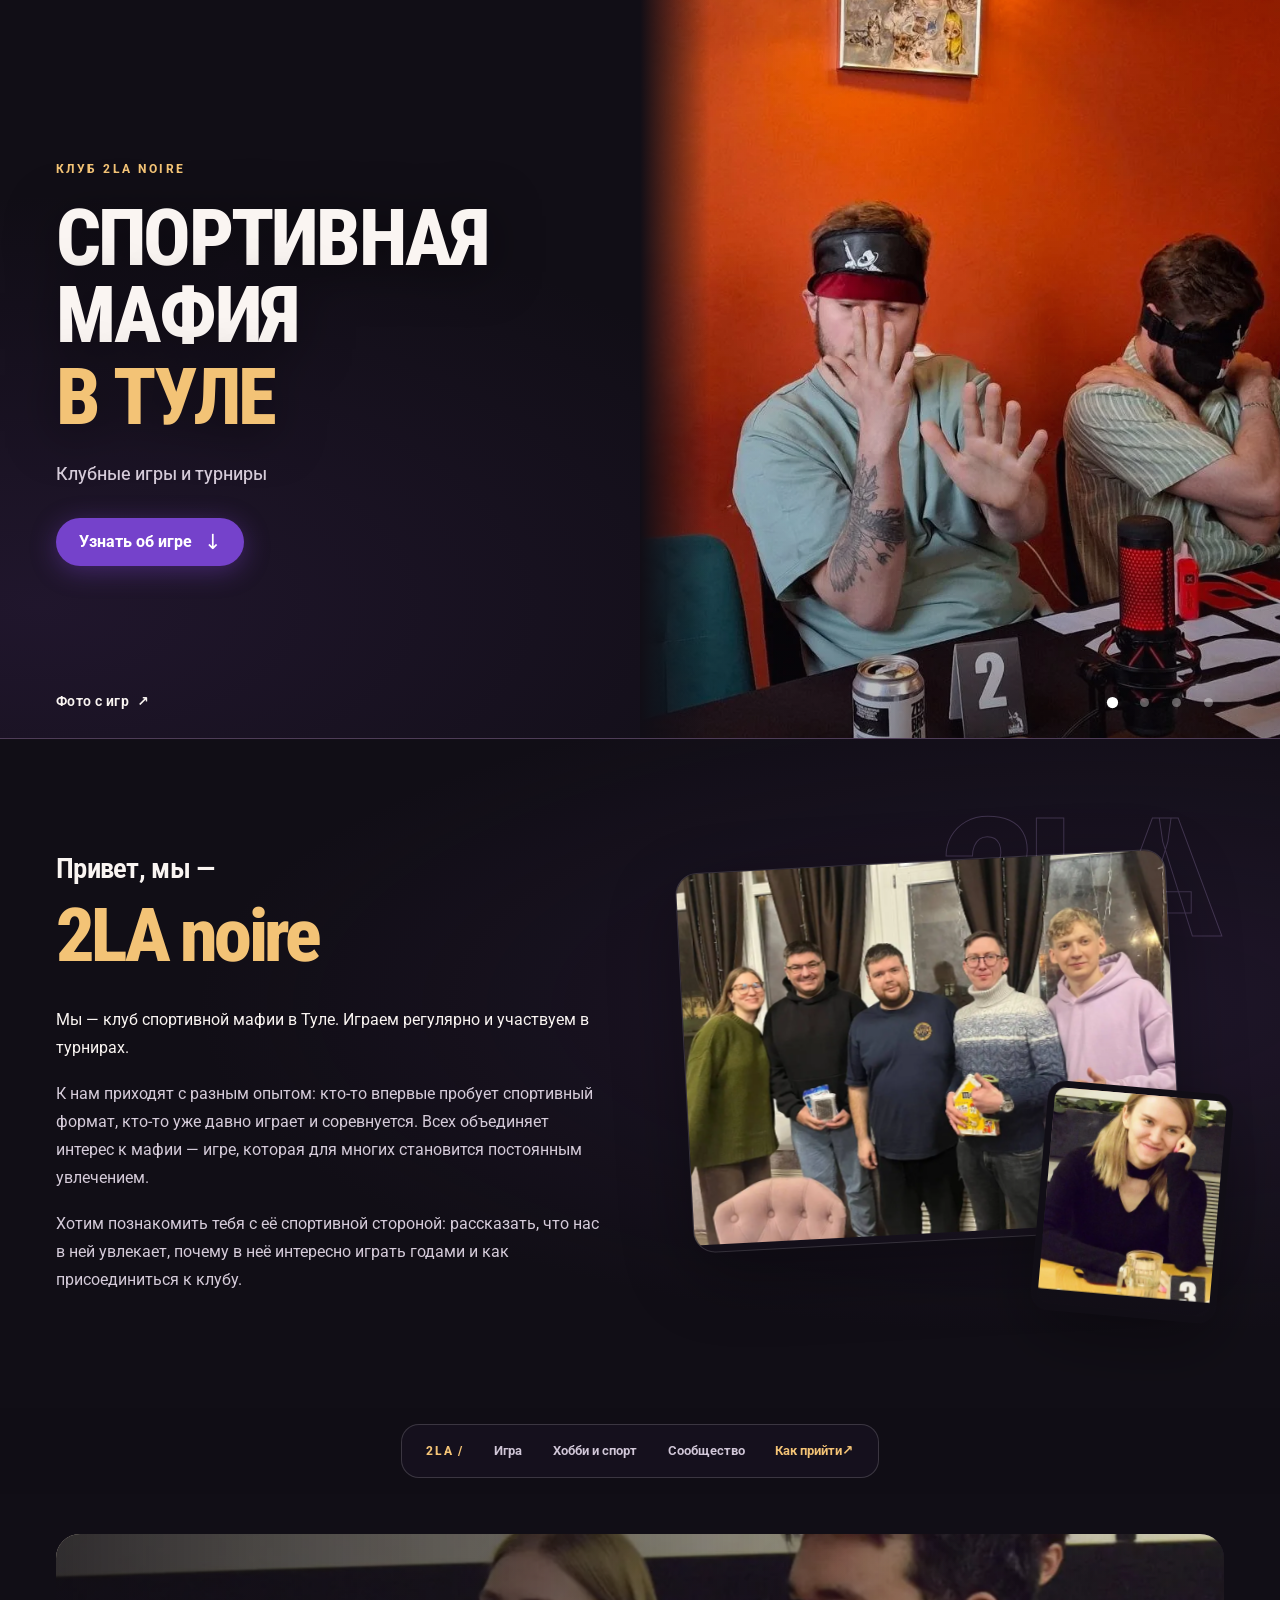
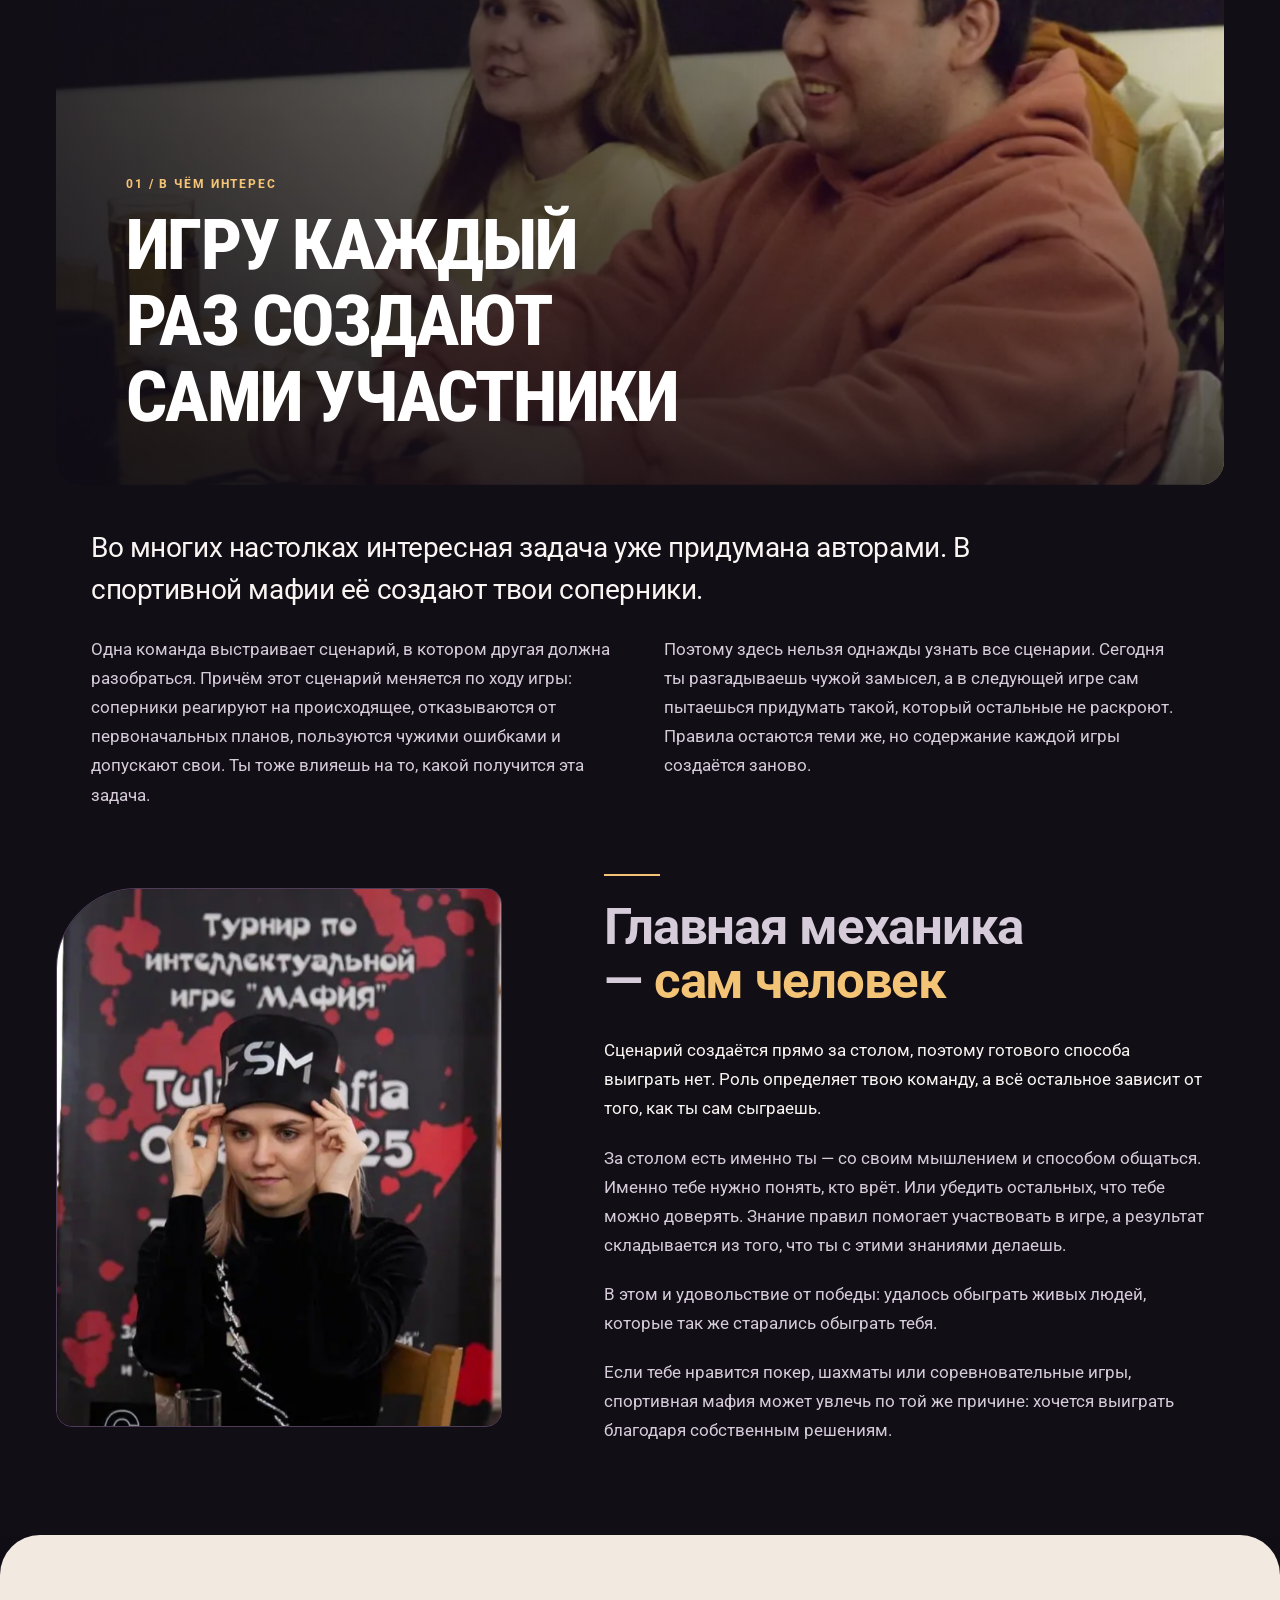
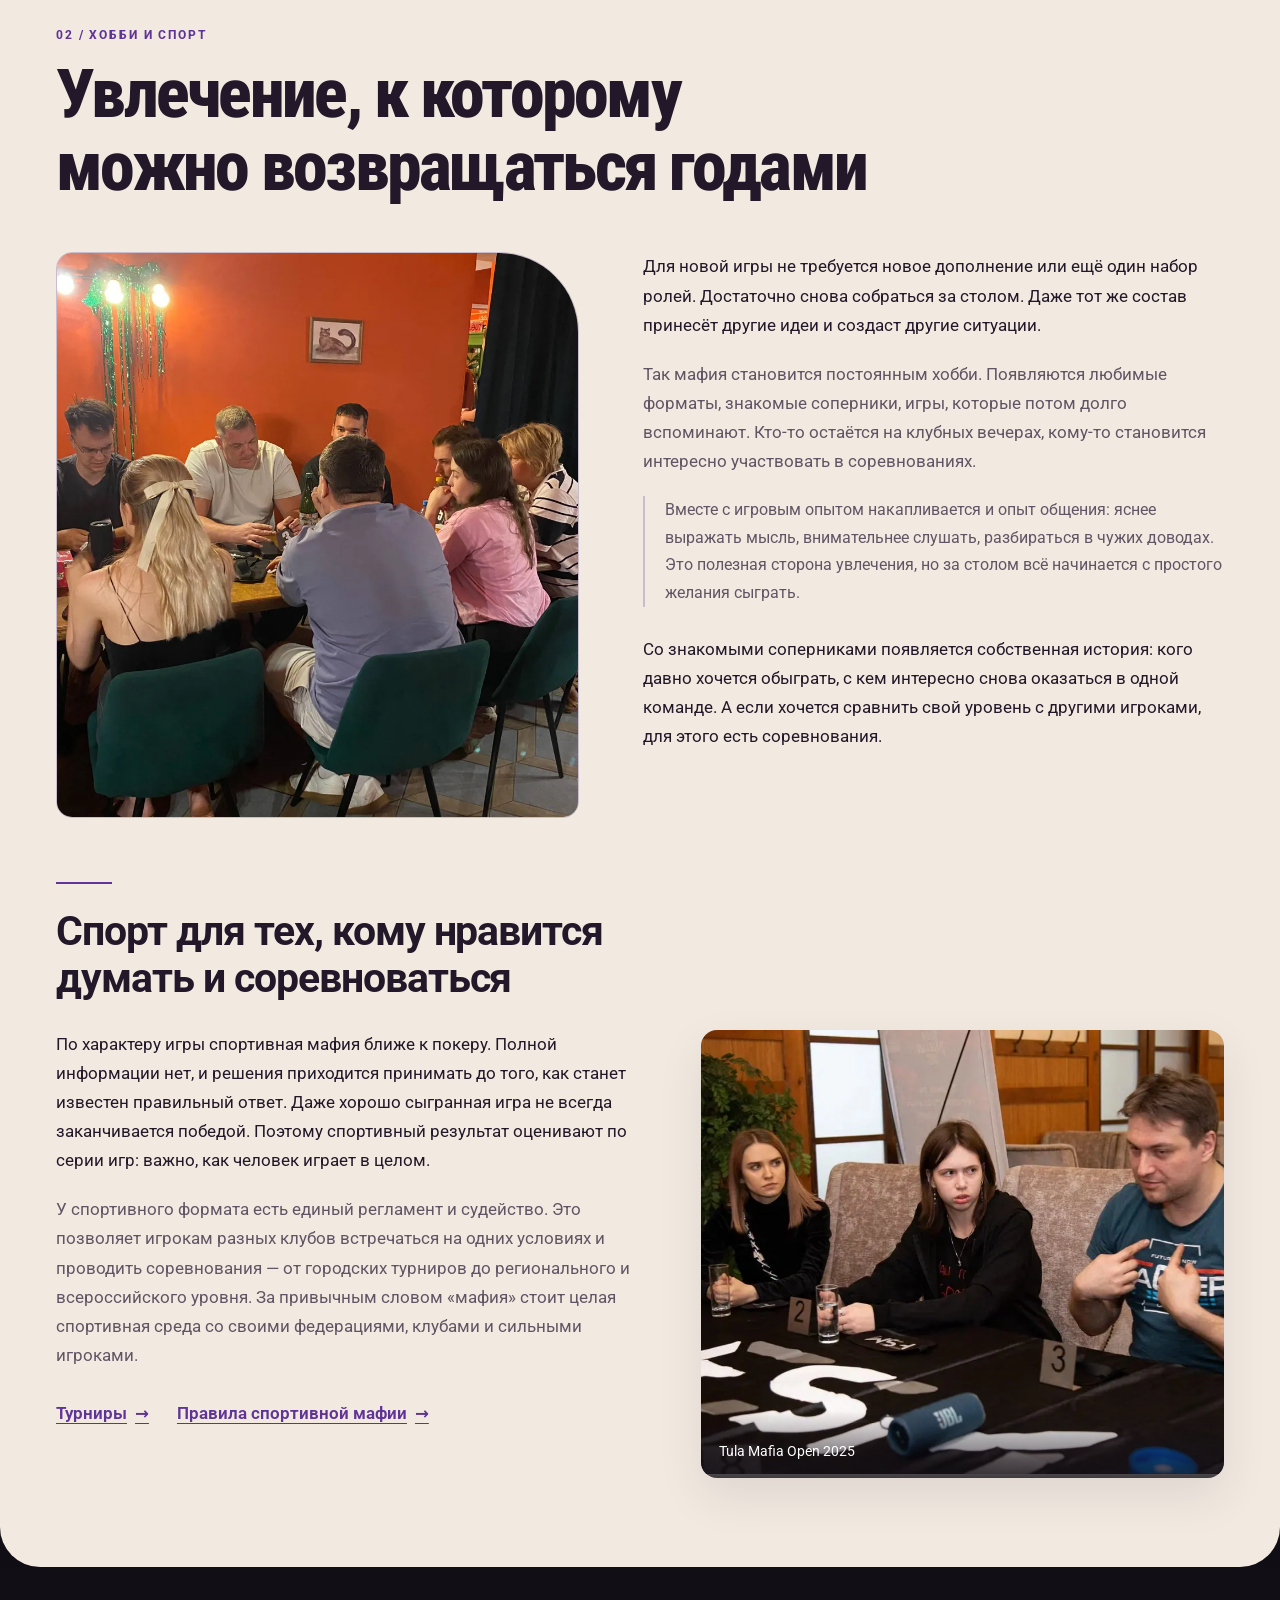
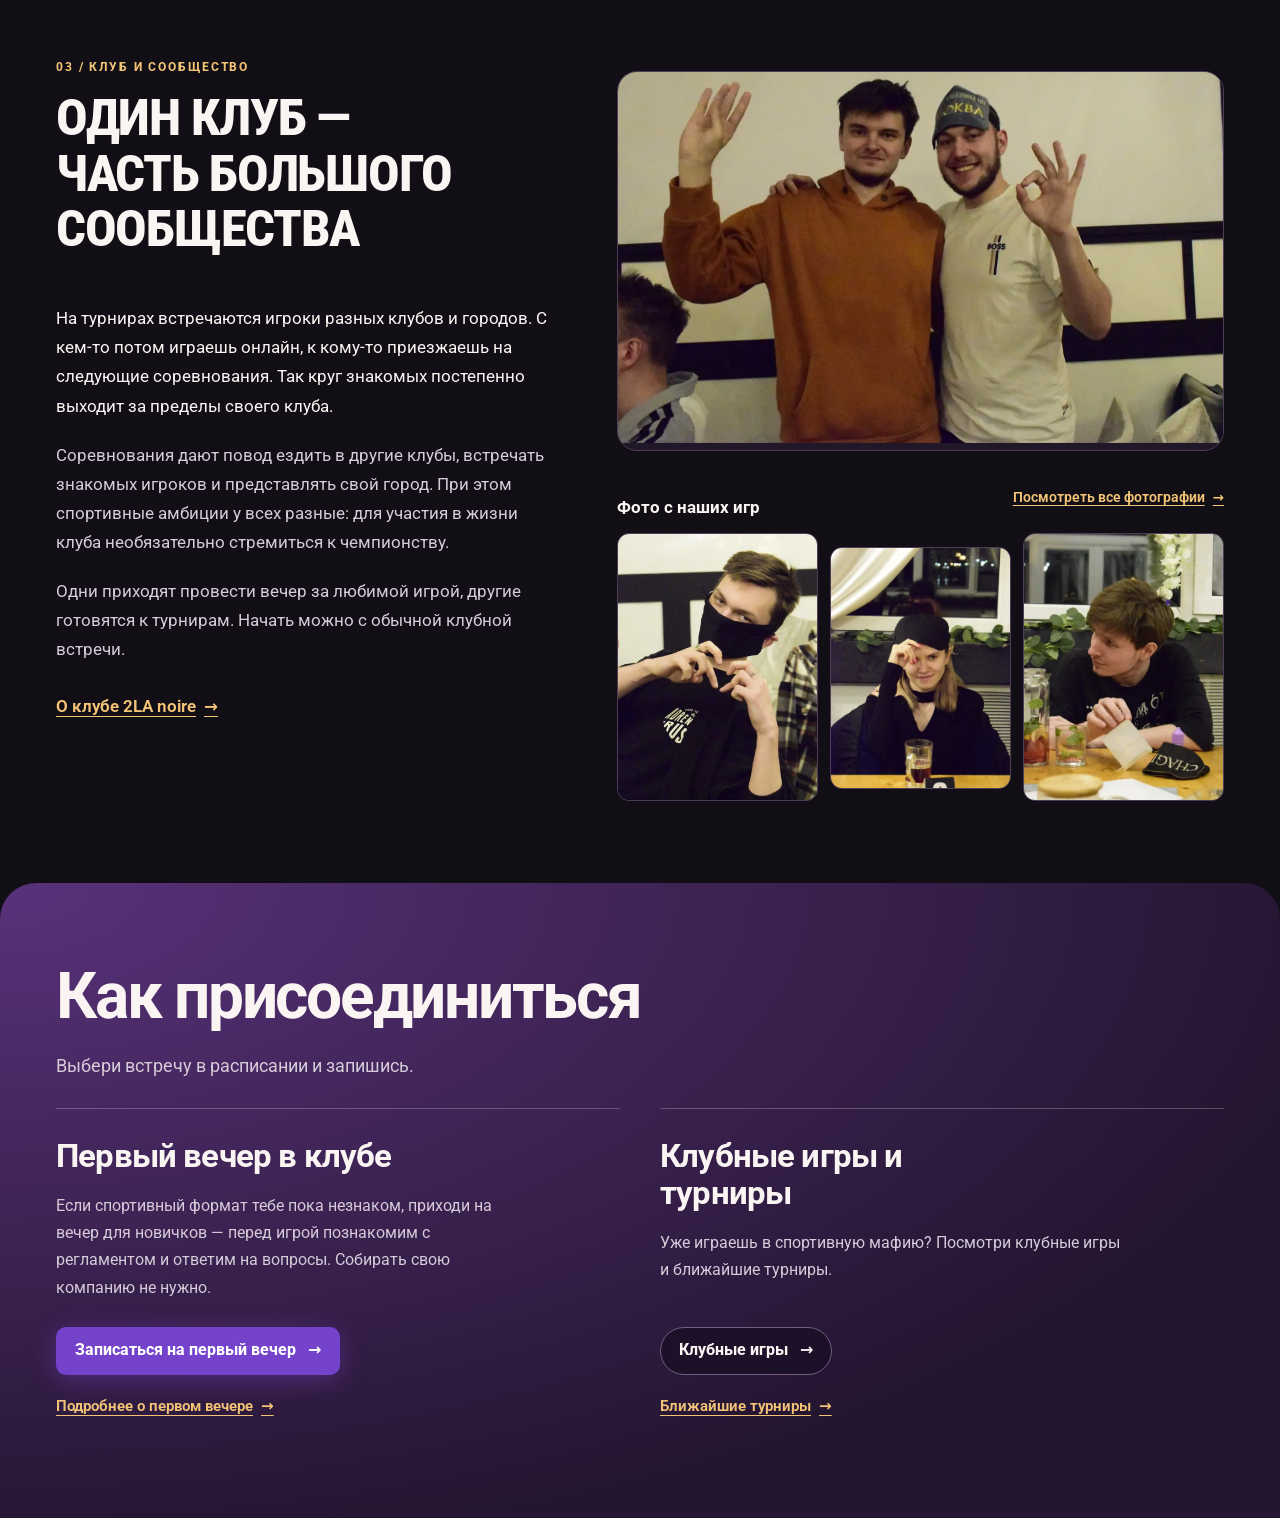
<file: index.html>
<!doctype html>
<html lang="ru">
<head>
  <meta charset="utf-8">
  <meta name="viewport" content="width=device-width, initial-scale=1">
  <title>Спортивная мафия в Туле — клуб 2LA noire</title>
  <meta name="description" content="Спортивная мафия как интеллектуальный спорт и хобби. Клуб 2LA noire в Туле: игры, турниры, сообщество и первая встреча.">
  <link rel="canonical" href="https://2lamafia.ru/">
  <meta property="og:type" content="website">
  <meta property="og:locale" content="ru_RU">
  <meta property="og:site_name" content="2LA noire">
  <meta property="og:title" content="Спортивная мафия в Туле — клуб 2LA noire">
  <meta property="og:description" content="Клуб 2LA noire: почему спортивная мафия увлекает надолго, как устроены соревнования и как присоединиться.">
  <meta property="og:url" content="https://2lamafia.ru/">
  <meta property="og:image" content="https://2lamafia.ru/img/evenings/share.jpg">
  <meta property="og:image:width" content="1200">
  <meta property="og:image:height" content="630">
  <meta property="og:image:alt" content="Спортивная мафия в Туле — клуб 2LA noire">
  <meta name="twitter:card" content="summary_large_image">
  <script type="application/ld+json">{"@context":"https://schema.org","@type":"SportsOrganization","name":"2LA noire","alternateName":"Школа спортивной мафии, Тула","url":"https://2lamafia.ru/","logo":"https://2lamafia.ru/img/logo-original.jpg","sport":"Спортивная мафия","areaServed":"Тула","address":{"@type":"PostalAddress","addressLocality":"Тула","streetAddress":"Пушкинский проезд, 4А","addressCountry":"RU"},"sameAs":["https://vk.com/2lanoiremafia","https://t.me/mafiatulasport"]}</script>
  <link rel="icon" href="/img/favicon.png" type="image/png">
  <link rel="apple-touch-icon" href="/img/apple-touch-icon.png">
  <link rel="stylesheet" href="/site.css">
  <script src="/welcome.js" defer></script>
  <script src="/cms.js" defer></script>
  <script src="/account.js" defer></script>
  <script src="/home.js" defer></script>
</head>
<body id="top" class="home-story">
  <!-- include: header -->
  <main id="content" data-editorial>
    <section class="hero" data-motion-hero>
      <div class="hero-visual" id="hero-photos" role="region" aria-label="Фотографии клуба">
        <figure class="hero-slide is-active">
          <img src="/img/evenings/night.webp" srcset="/img/evenings/night-640.webp 640w, /img/evenings/night.webp 1280w" sizes="(max-width: 1380px) 90vw, 1268px" alt="Игроки в масках за столом 2LA noire" width="1280" height="960" fetchpriority="high">
        </figure>
        <figure class="hero-slide">
          <img src="/img/evenings/club-18.webp" alt="Двое игроков внимательно слушают речь за столом" width="960" height="1280" loading="lazy" decoding="async">
        </figure>
        <figure class="hero-slide">
          <img src="/img/evenings/players.webp" alt="Участники игрового вечера 2LA noire" width="960" height="1280" loading="lazy" decoding="async">
        </figure>
        <figure class="hero-slide">
          <img src="/img/evenings/club-26.webp" alt="Игровая ночь в клубе: участники в масках" width="1280" height="960" loading="lazy" decoding="async">
        </figure>
      </div>
      <div class="section-inner hero-layout">
        <div class="hero-copy">
          <p class="eyebrow">Клуб 2LA noire</p>
          <h1>Спортивная<br>мафия <span>в&nbsp;Туле</span></h1>
          <p class="hero-lead">Клубные игры и турниры</p>
          <div class="hero-actions">
            <a class="primary-button" href="#intro">Узнать об игре <span class="button-arrow" aria-hidden="true">↓</span></a>
          </div>
        </div>
      </div>
      <div class="hero-footer">
        <a class="hero-photo-link" href="/foto/">Фото с игр <span aria-hidden="true">↗</span></a>
        <div class="hero-dots" role="group" aria-label="Смена фото" aria-controls="hero-photos"><button type="button" aria-label="Фото 1 из 4" aria-current="true"></button><button type="button" aria-label="Фото 2 из 4"></button><button type="button" aria-label="Фото 3 из 4"></button><button type="button" aria-label="Фото 4 из 4"></button></div>
      </div>
    </section>
    <section class="section home-intro" data-motion-section id="intro" aria-labelledby="intro-title">
      <div class="section-inner intro-composition">
        <div class="home-intro-copy">
          <h2 id="intro-title">Привет, мы — <span>2LA noire</span></h2>
          <p>Мы — клуб спортивной мафии в Туле. Играем регулярно и участвуем в турнирах.</p>
          <p>К нам приходят с разным опытом: кто-то впервые пробует спортивный формат, кто-то уже давно играет и соревнуется. Всех объединяет интерес к мафии — игре, которая для многих становится постоянным увлечением.</p>
          <p>Хотим познакомить тебя с её спортивной стороной: рассказать, что нас в ней увлекает, почему в неё интересно играть годами и как присоединиться к клубу.</p>
        </div>
        <div class="intro-collage" aria-label="Люди клуба 2LA noire">
          <span class="intro-monogram" aria-hidden="true">2LA</span>
          <figure class="intro-main-photo motion-photo">
            <img src="/img/evenings/club-14.webp" alt="Участники клуба после встречи" width="1280" height="960" loading="lazy" decoding="async">
          </figure>
          <figure class="intro-detail-photo motion-photo">
            <img src="/img/evenings/club-15.webp" alt="Участница клуба во время игрового вечера" width="853" height="913" loading="lazy" decoding="async">
          </figure>
        </div>
      </div>
    </section>
    <nav class="chapter-nav" aria-label="Разделы главной страницы">
      <div class="chapter-nav-inner">
        <span class="chapter-nav-brand" aria-hidden="true">2LA /</span>
        <a href="#about">Игра</a>
        <a href="#whats-next">Хобби и спорт</a>
        <a href="#club-place">Сообщество</a>
        <a class="chapter-nav-join" href="#schedule">Как прийти <span aria-hidden="true">↗</span></a>
      </div>
    </nav>
    <div class="story-chapter story-chapter-game" data-story-chapter>
    <section class="section story-section game-intro" data-motion-section id="about" aria-labelledby="about-title">
      <div class="section-inner">
        <div class="story-scene">
          <figure class="story-photo motion-photo story-scene-photo">
            <img src="/img/evenings/club-07.webp" alt="Двое игроков обсуждают происходящее за столом" width="1280" height="853" loading="lazy" decoding="async">
          </figure>
        <header class="story-heading">
          <p class="section-kicker">01 / В чём интерес</p>
          <h2 id="about-title">Игру каждый раз создают сами участники</h2>
        </header>
        </div>
          <div class="story-copy story-columns">
            <p>Во многих настолках интересная задача уже придумана авторами. В спортивной мафии её создают твои соперники.</p>
            <p>Одна команда выстраивает сценарий, в котором другая должна разобраться. Причём этот сценарий меняется по ходу игры: соперники реагируют на происходящее, отказываются от первоначальных планов, пользуются чужими ошибками и допускают свои. Ты тоже влияешь на то, какой получится эта задача.</p>
            <p>Поэтому здесь нельзя однажды узнать все сценарии. Сегодня ты разгадываешь чужой замысел, а в следующей игре сам пытаешься придумать такой, который остальные не раскроют. Правила остаются теми же, но содержание каждой игры создаётся заново.</p>
          </div>
      </div>
    </section>
    <section class="section story-section story-player story-continuation" data-motion-section id="player" aria-labelledby="player-title">
      <div class="section-inner">
        <div class="story-layout story-reverse">
          <div class="story-copy">
        <header class="story-heading">
          <h3 id="player-title">Главная механика — <span>сам человек</span></h3>
        </header>

            <p>Сценарий создаётся прямо за столом, поэтому готового способа выиграть нет. Роль определяет твою команду, а всё остальное зависит от того, как ты сам сыграешь.</p>
            <p>За столом есть именно ты — со своим мышлением и способом общаться. Именно тебе нужно понять, кто врёт. Или убедить остальных, что тебе можно доверять. Знание правил помогает участвовать в игре, а результат складывается из того, что ты с этими знаниями делаешь.</p>
            <p>В этом и удовольствие от победы: удалось обыграть живых людей, которые так же старались обыграть тебя.</p>
            <p>Если тебе нравится покер, шахматы или соревновательные игры, спортивная мафия может увлечь по той же причине: хочется выиграть благодаря собственным решениям.</p>
          </div>
          <figure class="story-photo story-portrait motion-photo">
            <img src="/img/evenings/club-11.webp" alt="Участница Tula Mafia Open 2025 с игровой маской" width="627" height="945" loading="lazy" decoding="async">
          </figure>
        </div>
      </div>
    </section>
    </div>

    <div class="story-chapter story-chapter-sport" data-story-chapter>
    <section class="section story-section club-section" data-motion-section id="whats-next" aria-labelledby="hobby-title">
      <div class="section-inner">
        <header class="story-heading">
          <p class="section-kicker">02 / Хобби и спорт</p>
          <h2 id="hobby-title">Увлечение, к которому можно возвращаться годами</h2>
        </header>
        <div class="story-layout story-reverse">
          <div class="story-copy">
            <p>Для новой игры не требуется новое дополнение или ещё один набор ролей. Достаточно снова собраться за столом. Даже тот же состав принесёт другие идеи и создаст другие ситуации.</p>
            <p>Так мафия становится постоянным хобби. Появляются любимые форматы, знакомые соперники, игры, которые потом долго вспоминают. Кто-то остаётся на клубных вечерах, кому-то становится интересно участвовать в соревнованиях.</p>
            <p class="story-aside">Вместе с игровым опытом накапливается и опыт общения: яснее выражать мысль, внимательнее слушать, разбираться в чужих доводах. Это полезная сторона увлечения, но за столом всё начинается с простого желания сыграть.</p>
            <p class="story-bridge">Со знакомыми соперниками появляется собственная история: кого давно хочется обыграть, с кем интересно снова оказаться в одной команде. А если хочется сравнить свой уровень с другими игроками, для этого есть соревнования.</p>
          </div>
          <figure class="story-photo motion-photo">
            <img src="/img/evenings/club-31.webp" alt="Участники клуба обсуждают игру за столом" width="1031" height="1280" loading="lazy" decoding="async">
          </figure>
        </div>
      </div>
    </section>
    <section class="section story-section sport-intro story-continuation" data-motion-section id="sport" aria-labelledby="sport-title">
      <div class="section-inner">
        <header class="story-heading">
          <h3 id="sport-title">Спорт для тех, кому нравится думать и соревноваться</h3>
        </header>
        <div class="story-layout">
          <div class="story-copy">
            <p>По характеру игры спортивная мафия ближе к покеру. Полной информации нет, и решения приходится принимать до того, как станет известен правильный ответ. Даже хорошо сыгранная игра не всегда заканчивается победой. Поэтому спортивный результат оценивают по серии игр: важно, как человек играет в целом.</p>
            <p>У спортивного формата есть единый регламент и судейство. Это позволяет игрокам разных клубов встречаться на одних условиях и проводить соревнования — от городских турниров до регионального и всероссийского уровня. За привычным словом «мафия» стоит целая спортивная среда со своими федерациями, клубами и сильными игроками.</p>
            <div class="story-links">
              <a class="text-link" href="/turniry/">Турниры <span aria-hidden="true">→</span></a>
              <a class="text-link" href="/pravila/">Правила спортивной мафии <span aria-hidden="true">→</span></a>
            </div>
          </div>
          <figure class="story-photo story-tournament motion-photo">
            <img src="/img/evenings/club-02.webp" alt="Участники Tula Mafia Open 2025 во время выступления игрока" width="1280" height="853" loading="lazy" decoding="async">
            <figcaption>Tula Mafia Open 2025</figcaption>
          </figure>
        </div>
      </div>
    </section>
    </div>

    <div class="story-chapter story-chapter-community" data-story-chapter>
    <section class="section story-section club-place" data-motion-section id="club-place" aria-labelledby="community-title">
      <div class="section-inner community-layout">
        <div class="community-story">
        <header class="story-heading">
          <p class="section-kicker">03 / Клуб и сообщество</p>
          <h2 id="community-title">Один клуб — часть большого сообщества</h2>
        </header>
          <div class="story-copy">
            <p>На турнирах встречаются игроки разных клубов и городов. С кем-то потом играешь онлайн, к кому-то приезжаешь на следующие соревнования. Так круг знакомых постепенно выходит за пределы своего клуба.</p>
            <p>Соревнования дают повод ездить в другие клубы, встречать знакомых игроков и представлять свой город. При этом спортивные амбиции у всех разные: для участия в жизни клуба необязательно стремиться к чемпионству.</p>
            <p>Одни приходят провести вечер за любимой игрой, другие готовятся к турнирам. Начать можно с обычной клубной встречи.</p>
            <a class="text-link" href="/club/">О клубе 2LA noire <span aria-hidden="true">→</span></a>
          </div>
        </div>
        <div class="community-photos">
          <figure class="story-photo story-group motion-photo">
            <img src="/img/evenings/club-13.webp" alt="Двое участников клуба вместе после игры" width="1280" height="853" loading="lazy" decoding="async">
          </figure>
        <div class="home-gallery story-gallery" id="gallery">
          <div class="gallery-heading">
            <h3>Фото с наших игр</h3>
            <a class="text-link" href="/foto/">Посмотреть все фотографии <span aria-hidden="true">→</span></a>
          </div>
          <div class="gallery-preview editorial-gallery">
            <a href="/foto/" class="photo photo-preview"><img src="/img/evenings/club-04.webp" width="852" height="964" loading="lazy" decoding="async" alt="Игрок показывает сердце руками за игровым столом"></a>
            <a href="/foto/" class="photo photo-preview"><img src="/img/evenings/club-08.webp" width="853" height="1280" loading="lazy" decoding="async" alt="Участница приподнимает игровую маску"></a>
            <a href="/foto/" class="photo photo-preview"><img src="/img/evenings/club-06.webp" width="533" height="800" loading="lazy" decoding="async" alt="Игрок с карточкой внимательно слушает за столом"></a>
          </div>
        </div>
        </div>
      </div>
    </section>
    <section class="section story-section first-visit story-join story-continuation" data-motion-section id="schedule" aria-labelledby="join-title">
      <div class="section-inner" id="join">
        <header class="story-heading">
          <h3 id="join-title">Как присоединиться</h3>
          <p class="story-join-intro">Выбери встречу в расписании и запишись.</p>
        </header>
        <div class="player-paths story-join-paths">
          <div id="newcomers">
            <h4>Первый вечер в клубе</h4>
            <p>Если спортивный формат тебе пока незнаком, приходи на вечер для новичков — перед игрой познакомим с регламентом и ответим на вопросы. Собирать свою компанию не нужно.</p>
            <a class="primary-button" href="/igry/#join">Записаться на первый вечер <span aria-hidden="true">→</span></a>
            <a class="text-link" href="/novichkam/">Подробнее о первом вечере <span aria-hidden="true">→</span></a>
          </div>
          <div>
            <h4>Клубные игры и турниры</h4>
            <p>Уже играешь в спортивную мафию? Посмотри клубные игры и ближайшие турниры.</p>
            <a class="secondary-button" href="/klubnye-igry/">Клубные игры <span aria-hidden="true">→</span></a>
            <a class="text-link" href="/turniry/">Ближайшие турниры <span aria-hidden="true">→</span></a>
          </div>
        </div>
      </div>
    </section>
    </div>
  </main>
  <!-- include: footer -->
</body>
</html>
</file>
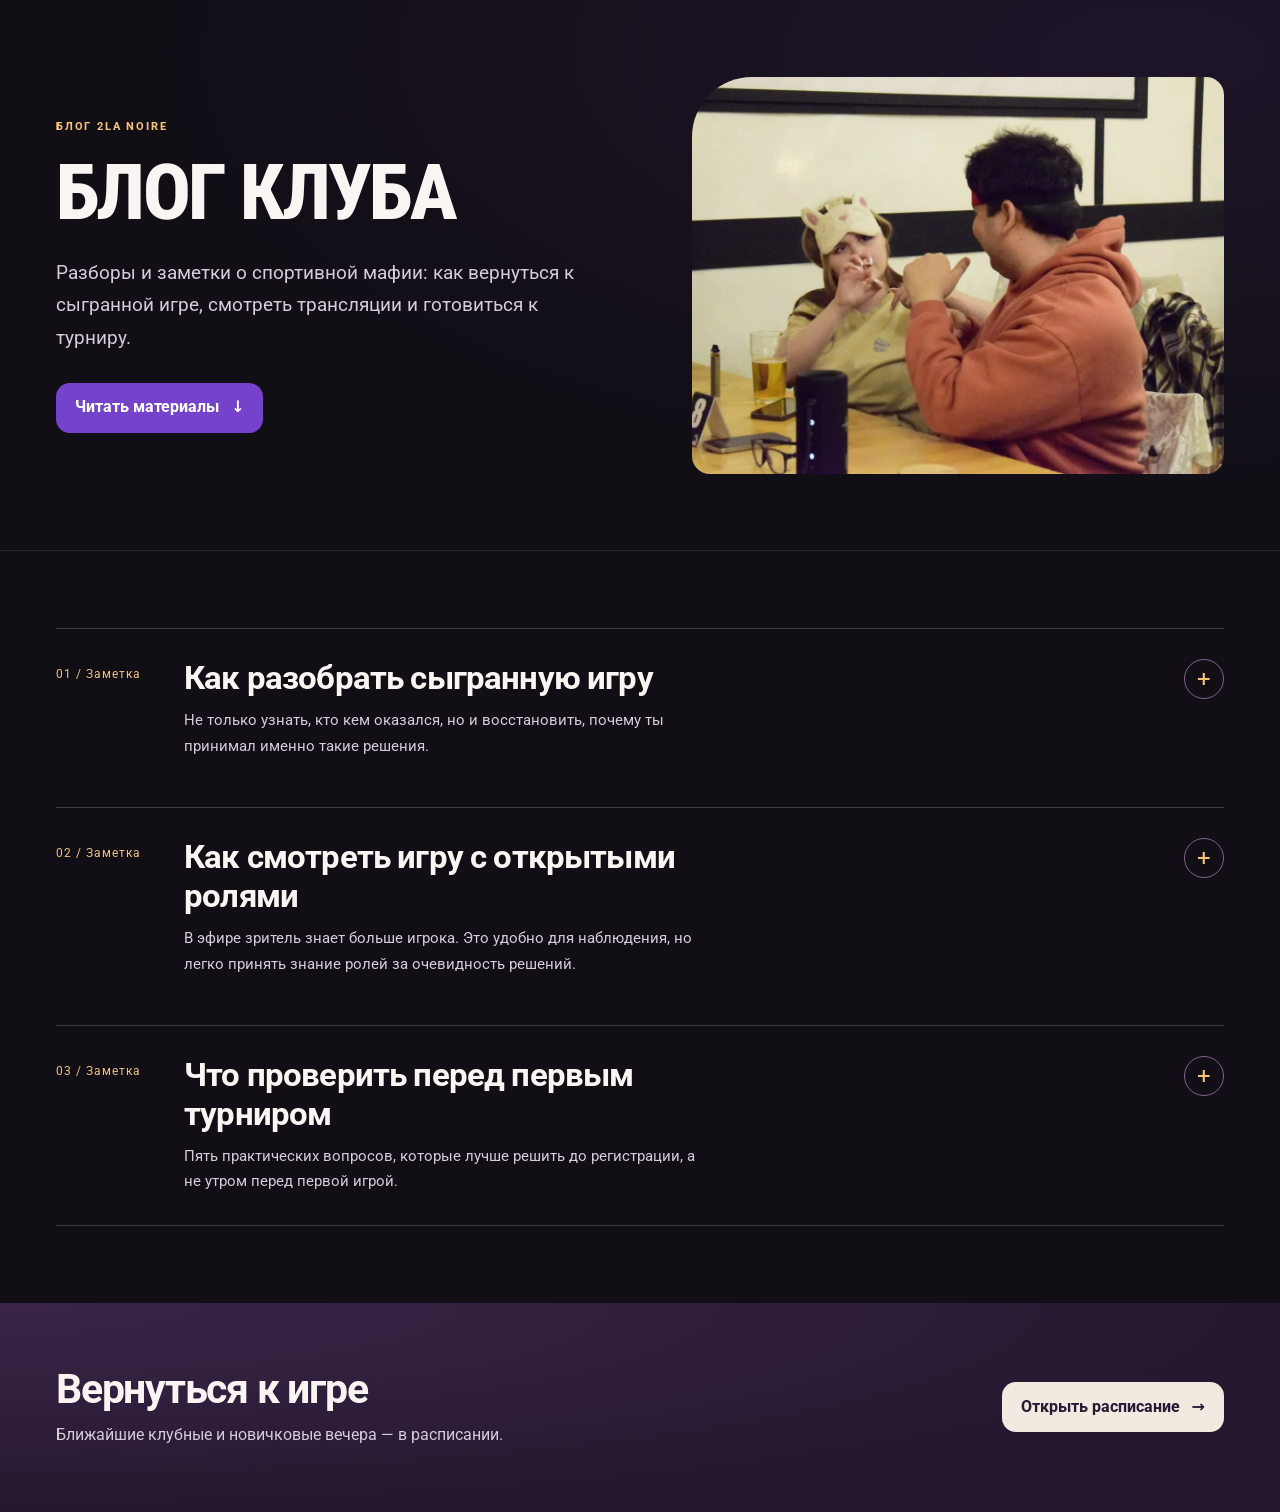
<file: blog/index.html>
<!doctype html>
<html lang="ru">
<head>
  <meta charset="utf-8">
  <meta name="viewport" content="width=device-width, initial-scale=1">
  <title>Блог клуба — 2LA noire</title>
  <meta name="description" content="Как разобрать свою игру, смотреть мафию с открытыми ролями и подготовиться к первому турниру. Заметки 2LA noire.">
  <link rel="canonical" href="https://2lamafia.ru/blog/">
  <meta property="og:type" content="website">
  <meta property="og:locale" content="ru_RU">
  <meta property="og:site_name" content="2LA noire">
  <meta property="og:title" content="Блог клуба — 2LA noire">
  <meta property="og:description" content="Как разобрать свою игру, смотреть мафию с открытыми ролями и подготовиться к первому турниру. Заметки 2LA noire.">
  <meta property="og:url" content="https://2lamafia.ru/blog/">
  <meta property="og:image" content="https://2lamafia.ru/img/evenings/club-01.webp">
  <link rel="icon" href="/img/favicon.png" type="image/png">
  <link rel="apple-touch-icon" href="/img/apple-touch-icon.png">
  <link rel="stylesheet" href="/site.css">
  <link rel="stylesheet" href="/interior.css">
  <script src="/welcome.js" defer></script>
  <script src="/cms.js" defer></script>
  <script src="/account.js" defer></script>
</head>
<body class="interior interior-blog">
  <!-- include: header -->
  <main id="content" data-editorial>
<section class="inner-hero page-opening"><div class="inner-shell inner-hero-grid">
      <div><p class="inner-kicker">Блог 2LA noire</p><h1>Блог клуба</h1><p class="inner-lead">Разборы и заметки о спортивной мафии: как вернуться к сыгранной игре, смотреть трансляции и готовиться к турниру.</p><div class="inner-actions"><a class="primary-button" href="#journal">Читать материалы <span aria-hidden="true">↓</span></a></div></div>
      <figure class="inner-photo "><img src="/img/evenings/club-01.webp" width="1280" height="853" alt="Двое игроков общаются жестами за столом" fetchpriority="high"></figure>
    </div></section><section class="inner-section" id="journal"><div class="inner-shell"><div class="journal-list"><details class="journal-entry" id="review"><summary><span class="journal-number">01 / Заметка</span><div><h2>Как разобрать сыгранную игру</h2><p class="journal-deck">Не только узнать, кто кем оказался, но и восстановить, почему ты принимал именно такие решения.</p></div><span class="journal-toggle" aria-hidden="true"></span></summary><div class="journal-body"><p>После раскрытия ролей всё выглядит проще. Чужая речь кажется очевидной ложью, а пропущенная проверка — готовым ответом. Но за столом у тебя этой информации не было. Поэтому полезнее разбирать не то, что теперь понятно всем, а то, на чём ты основывался во время игры.</p><h3>Выбери один момент</h3><p>Необязательно пересказывать весь вечер. Возьми решение, которое хочется понять: почему поверил игроку, выставил определённого человека или отдал решающий голос. Вспомни свою версию до этого момента и что именно её изменило.</p><ul><li>Что ты знал тогда — без информации, открывшейся после игры?</li><li>Какая речь, проверка или голосование повлияли на решение?</li><li>Какие другие варианты ты рассматривал и почему от них отказался?</li><li>Что ты бы сохранил в своём решении, даже зная итог игры?</li></ul><h3>Спроси другую сторону</h3><p>Соперник может рассказать, какую задачу пытался тебе задать. Иногда то, что выглядело продуманным ходом, оказывается ошибкой, а убедительный аргумент — случайной фразой. В этом и интерес разбора с живыми людьми: узнаёшь не только роли, но и их замысел.</p><p>Посмотреть опубликованные итоги вечеров можно в разделе <a href="/klubnye-igry/">клубных игр</a>, свои результаты — в <a href="https://app.2lamafia.ru/player">личном кабинете</a>.</p></div></details><details class="journal-entry" id="broadcast"><summary><span class="journal-number">02 / Заметка</span><div><h2>Как смотреть игру с открытыми ролями</h2><p class="journal-deck">В эфире зритель знает больше игрока. Это удобно для наблюдения, но легко принять знание ролей за очевидность решений.</p></div><span class="journal-toggle" aria-hidden="true"></span></summary><div class="journal-body"><p>Когда роли видны на экране, хочется сразу оценивать, кто правильно нашёл мафию, а кто ошибся. Более интересный способ смотреть — выбрать одного игрока и следить за тем, как меняется его версия.</p><h3>Смотри с его места</h3><p>После каждой речи отмечай, кому выбранный игрок доверяет, кого подозревает и что называет причиной. Следи не только за словами, но и за выставлениями и голосами: они показывают, какие решения человек действительно принимает.</p><p>Важный вопрос — что он мог знать в этот момент. Зрителю уже показали карту, а игрок видел только речь и действия. Если получается скрыть плашку с ролями, попробуй посмотреть часть игры без неё, а потом сравни впечатления.</p><h3>Отделяй замысел от результата</h3><p>Удачное голосование не всегда означает, что у игрока была правильная версия всей игры. И наоборот: человек может верно найти мафию, но не убедить остальных. Интересно смотреть, где разошлись его собственный вывод и решение стола.</p><p>Если какой-то момент вызывает спор, вернись к предыдущим речам. Часто причина решения появилась раньше, чем само решение стало заметно зрителю.</p></div></details><details class="journal-entry" id="first-tournament"><summary><span class="journal-number">03 / Заметка</span><div><h2>Что проверить перед первым турниром</h2><p class="journal-deck">Пять практических вопросов, которые лучше решить до регистрации, а не утром перед первой игрой.</p></div><span class="journal-toggle" aria-hidden="true"></span></summary><div class="journal-body"><p>Спортивные правила за столом знакомы, но организация турниров различается. Начни с регламента конкретного соревнования: информация из анонса другого турнира может здесь не подойти.</p><ol><li><strong>Когда нужно быть на месте?</strong> Время регистрации и начало первой игры могут различаться. Посмотри также планируемое окончание и число игровых дней.</li><li><strong>Сколько игр входит в зачёт?</strong> Уточни число игр и порядок определения мест при равенстве баллов.</li><li><strong>Есть ли условия допуска?</strong> Рейтинг, опыт или другие требования должны быть понятны до записи.</li><li><strong>Как подтвердить участие?</strong> Проверь стоимость, срок оплаты и способ связи с организатором.</li><li><strong>Что делать при изменении планов?</strong> Узнай порядок отмены записи, особенно если для участия нужна предоплата.</li></ol><p>Если регламент не отвечает на вопрос, напиши организатору. Это надёжнее, чем строить планы по чужому опыту с другого события.</p><p>Опубликованные результаты соревнований и ссылки для связи находятся на странице <a href="/turniry/">турниров</a>.</p></div></details></div></div></section><section class="inner-route"><div class="inner-shell inner-route-grid"><div><h2>Вернуться к игре</h2><p>Ближайшие клубные и новичковые вечера — в расписании.</p></div><div class="inner-actions"><a class="primary-button" href="/igry/">Открыть расписание <span aria-hidden="true">→</span></a></div></div></section>
  </main>
  <!-- include: footer -->
</body>
</html>
</file>
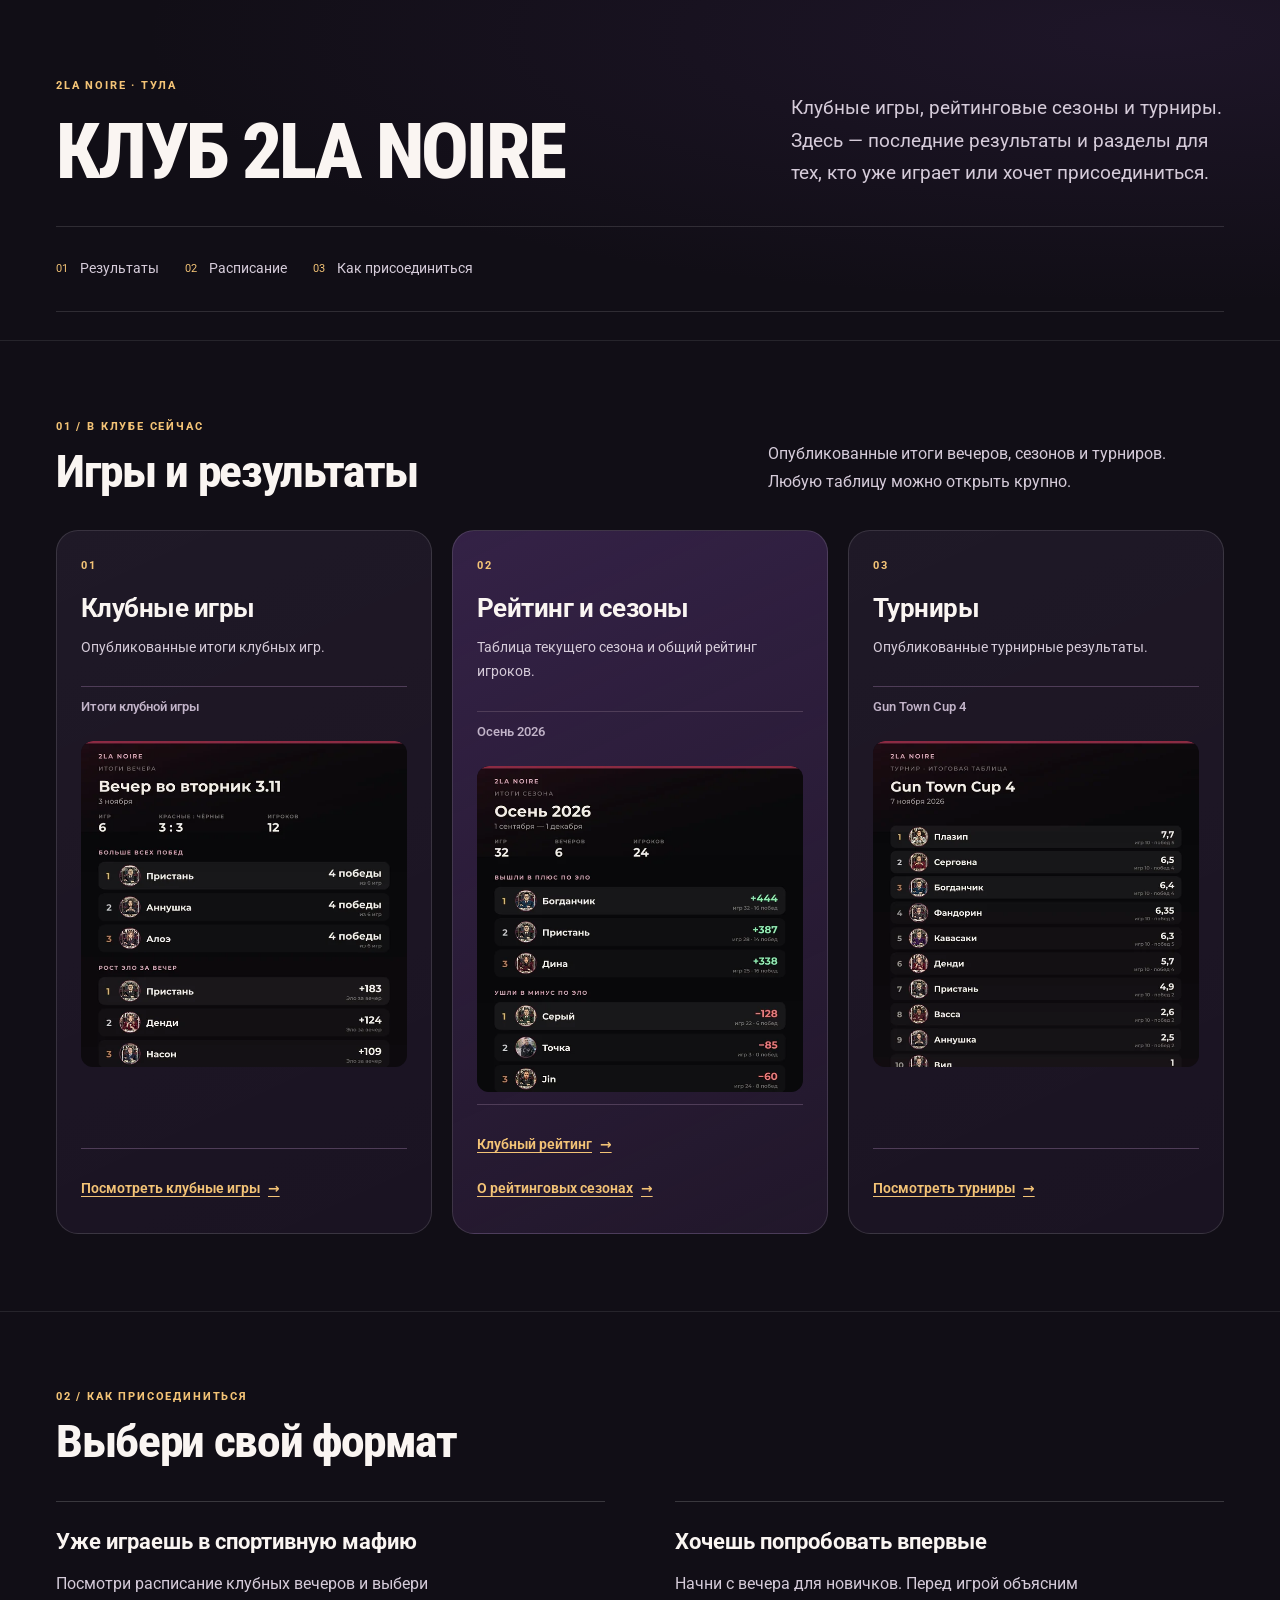
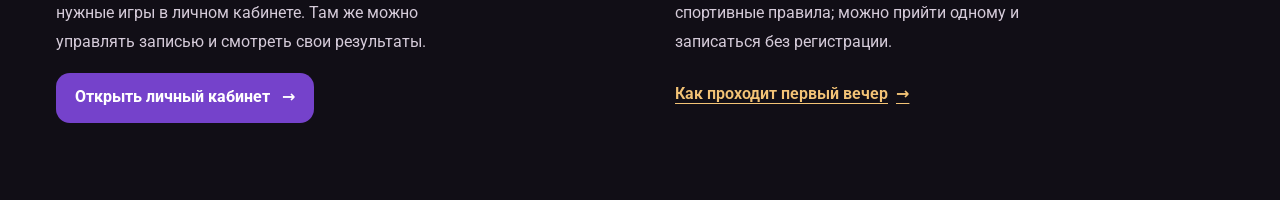
<file: club/index.html>
<!doctype html>
<html lang="ru">
<head>
  <meta charset="utf-8">
  <meta name="viewport" content="width=device-width, initial-scale=1">
  <title>Клуб 2LA noire — 2LA noire</title>
  <meta name="description" content="Расписание, клубные игры, текущий рейтинг, сезоны и результаты турниров 2LA noire в Туле.">
  <link rel="canonical" href="https://2lamafia.ru/club/">
  <meta property="og:type" content="website">
  <meta property="og:locale" content="ru_RU">
  <meta property="og:site_name" content="2LA noire">
  <meta property="og:title" content="Клуб 2LA noire — 2LA noire">
  <meta property="og:description" content="Расписание, клубные игры, текущий рейтинг, сезоны и результаты турниров 2LA noire в Туле.">
  <meta property="og:url" content="https://2lamafia.ru/club/">
  <meta property="og:image" content="https://2lamafia.ru/img/evenings/share.jpg">
  <link rel="icon" href="/img/favicon.png" type="image/png">
  <link rel="apple-touch-icon" href="/img/apple-touch-icon.png">
  <link rel="stylesheet" href="/site.css">
  <link rel="stylesheet" href="/interior.css">
  <script src="/welcome.js" defer></script>
  <script src="/agenda.js" defer></script>
  <script src="/account.js" defer></script>
</head>
<body class="interior interior-club">
  <!-- include: header -->
  <main id="content" data-editorial>
<section class="inner-hero page-opening"><div class="inner-shell"><div class="club-intro"><div><p class="inner-kicker">2LA noire · Тула</p><h1>Клуб 2LA noire</h1></div><div><p class="inner-lead">Клубные игры, рейтинговые сезоны и турниры. Здесь — последние результаты и разделы для тех, кто уже играет или хочет присоединиться.</p></div></div><nav class="inner-index" aria-label="Разделы клуба"><a href="#club-results"><span>01</span>Результаты</a><a href="/igry/"><span>02</span>Расписание</a><a href="#club-join"><span>03</span>Как присоединиться</a></nav></div></section>
<section class="inner-section" id="club-results"><div class="inner-shell"><div class="inner-heading"><div><p class="inner-kicker">01 / В клубе сейчас</p><h2>Игры и результаты</h2></div><p>Опубликованные итоги вечеров, сезонов и турниров. Любую таблицу можно открыть крупно.</p></div><div class="club-grid"><article><p class="inner-kicker">01</p><h2>Клубные игры</h2><p class="club-card-copy">Опубликованные итоги клубных игр.</p><div class="club-preview" id="club-evening" aria-live="polite">
              <h3>Итоги клубной игры</h3>
              <a class="result-picture" href="https://app.2lamafia.ru/api/public/welcome/history/cbcb7301-8580-423a-bb5a-3d1733d7fbea/image.png" target="_blank" rel="noopener">
                <img src="/img/club-results/history-cbcb7301-8580-423a-bb5a-3d1733d7fbea.webp" width="640" height="640" alt="Итоги вечера 3 ноября" decoding="async">
              </a>
            </div><a class="text-link" href="/klubnye-igry/">Посмотреть клубные игры <span aria-hidden="true">→</span></a></article><article><p class="inner-kicker">02</p><h2>Рейтинг и сезоны</h2><p class="club-card-copy">Таблица текущего сезона и общий рейтинг игроков.</p><div class="club-preview" id="club-rating" aria-live="polite">
              <h3>Осень 2026</h3>
              <a class="result-picture" href="https://app.2lamafia.ru/api/public/welcome/seasons/autumn-2026/image.png" target="_blank" rel="noopener" data-games="32">
                <img src="/img/club-results/seasons-autumn-2026.webp" width="640" height="640" alt="Таблица сезона «Осень 2026»" decoding="async">
              </a>
            </div><a class="text-link" href="/rating/">Клубный рейтинг <span aria-hidden="true">→</span></a><a class="text-link" href="/sezony/">О рейтинговых сезонах <span aria-hidden="true">→</span></a></article><article><p class="inner-kicker">03</p><h2>Турниры</h2><p class="club-card-copy">Опубликованные турнирные результаты.</p><div class="club-preview" id="club-tournament" aria-live="polite">
              <h3>Gun Town Cup 4</h3>
              <a class="result-picture" href="https://app.2lamafia.ru/api/public/welcome/tournaments/d7fb7ae8-7812-44a8-a1a5-3057f6aafb20/image.png" target="_blank" rel="noopener">
                <img src="/img/club-results/tournaments-d7fb7ae8-7812-44a8-a1a5-3057f6aafb20.webp" width="640" height="640" alt="Итоговая таблица турнира Gun Town Cup 4" decoding="async">
              </a>
            </div><a class="text-link" href="/turniry/">Посмотреть турниры <span aria-hidden="true">→</span></a></article></div></div></section><section class="inner-section" id="club-join"><div class="inner-shell"><div class="inner-heading"><div><p class="inner-kicker">02 / Как присоединиться</p><h2>Выбери свой формат</h2></div></div><div class="club-next-steps"><div><h3>Уже играешь в спортивную мафию</h3><p>Посмотри расписание клубных вечеров и выбери нужные игры в личном кабинете. Там же можно управлять записью и смотреть свои результаты.</p><a class="primary-button" href="https://app.2lamafia.ru/player">Открыть личный кабинет <span aria-hidden="true">→</span></a></div><div><h3>Хочешь попробовать впервые</h3><p>Начни с вечера для новичков. Перед игрой объясним спортивные правила; можно прийти одному и записаться без регистрации.</p><a class="text-link" href="/novichkam/">Как проходит первый вечер <span aria-hidden="true">→</span></a></div></div></div></section>
  </main>
  <!-- include: footer -->
</body>
</html>
</file>
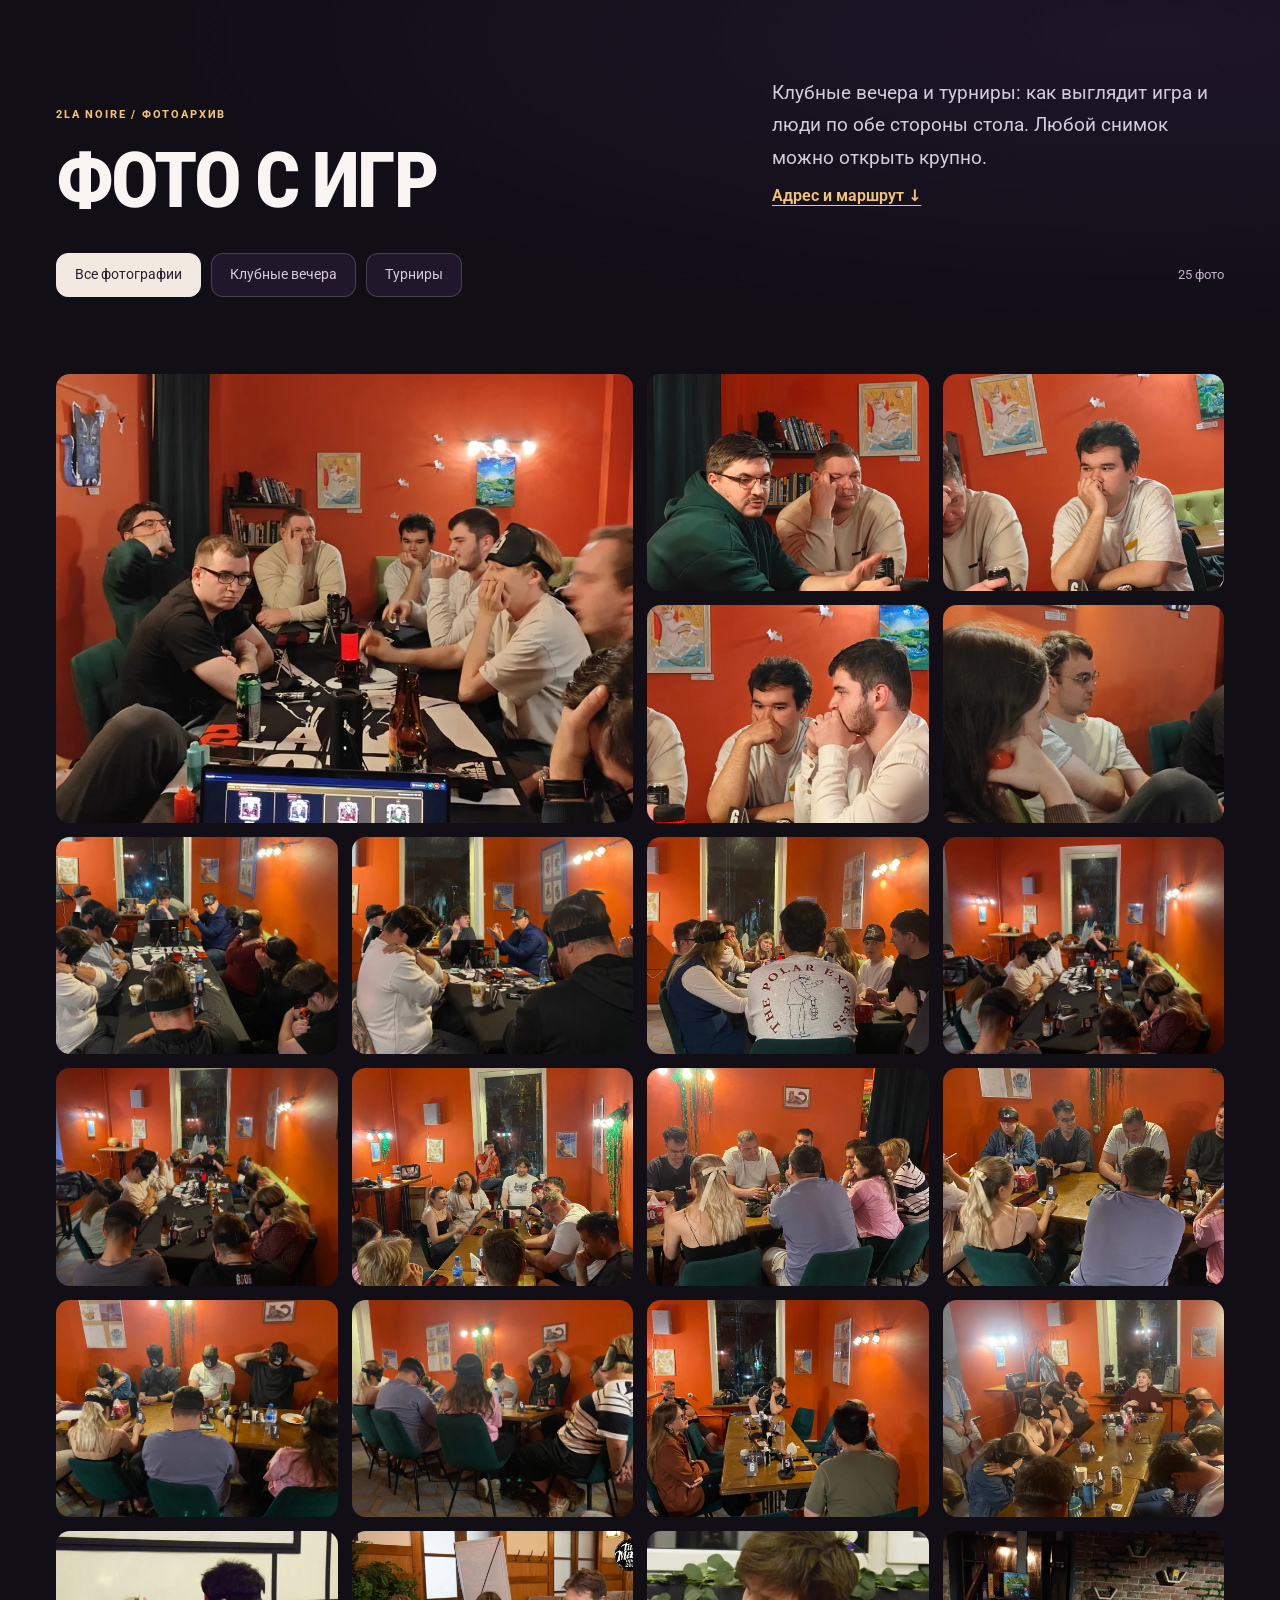
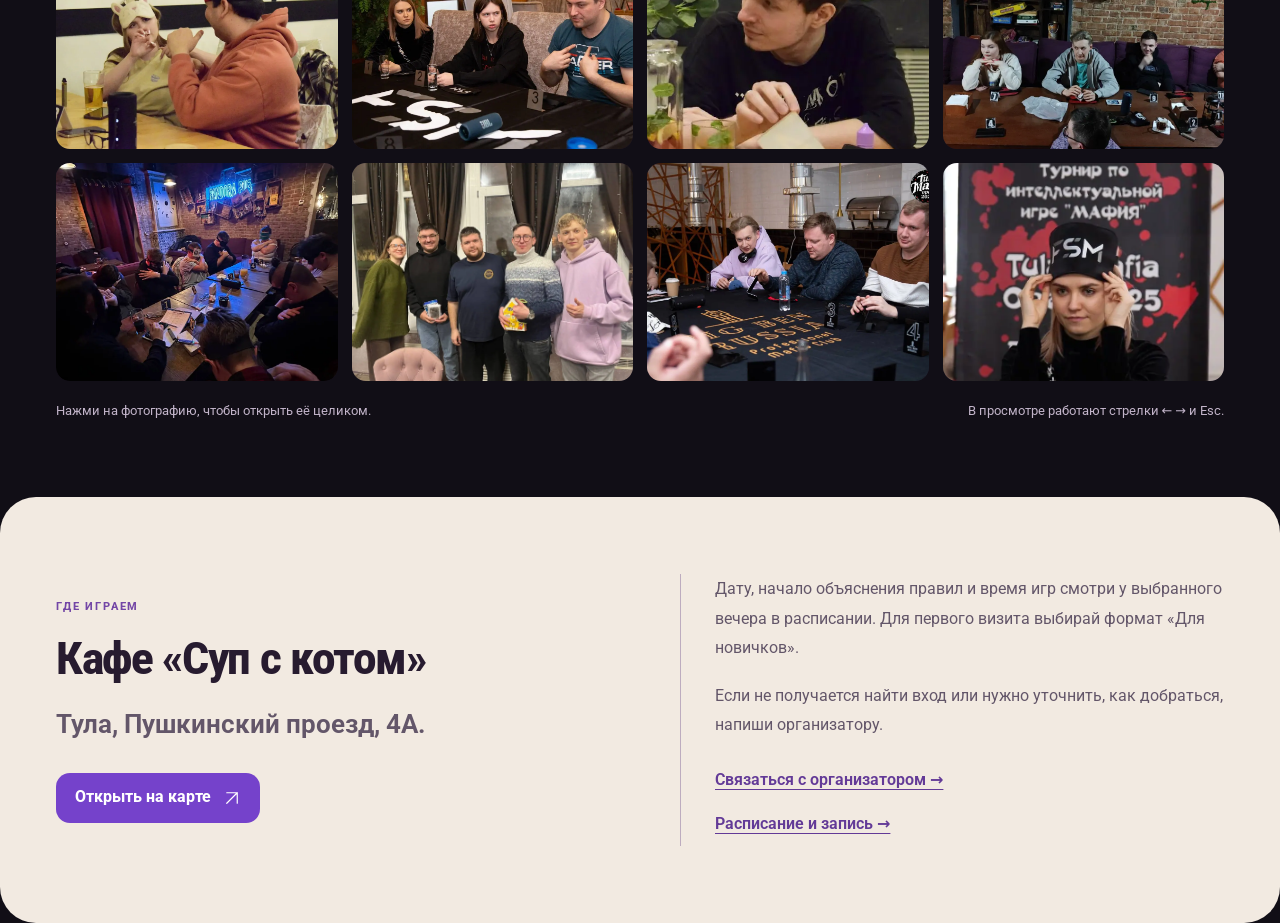
<file: foto/index.html>
<!doctype html>
<html lang="ru">
<head>
  <meta charset="utf-8">
  <meta name="viewport" content="width=device-width, initial-scale=1">
  <title>Фото с игр — 2LA noire</title>
  <meta name="description" content="Фотографии клубных вечеров и турниров 2LA noire. Полноразмерный просмотр, адрес клуба и маршрут.">
  <link rel="canonical" href="https://2lamafia.ru/foto/">
  <meta property="og:type" content="website">
  <meta property="og:locale" content="ru_RU">
  <meta property="og:site_name" content="2LA noire">
  <meta property="og:title" content="Фото с игр — 2LA noire">
  <meta property="og:description" content="Фотографии клубных вечеров и турниров 2LA noire. Полноразмерный просмотр, адрес клуба и маршрут.">
  <meta property="og:url" content="https://2lamafia.ru/foto/">
  <meta property="og:image" content="https://2lamafia.ru/img/evenings/share.jpg">
  <link rel="icon" href="/img/favicon.png" type="image/png">
  <link rel="apple-touch-icon" href="/img/apple-touch-icon.png">
  <link rel="stylesheet" href="/site.css">
  <link rel="stylesheet" href="/interior.css">
  <script src="/welcome.js" defer></script>
  <script src="/gallery.js" defer></script>
  <script src="/cms.js" defer></script>
  <script src="/account.js" defer></script>
</head>
<body class="interior interior-foto">
  <!-- include: header -->
  <main id="content" data-editorial>
<section class="inner-hero page-opening"><div class="inner-shell"><div class="archive-opening"><div><p class="inner-kicker">2LA noire / Фотоархив</p><h1>Фото с игр</h1></div><div><p class="inner-lead">Клубные вечера и турниры: как выглядит игра и люди по обе стороны стола. Любой снимок можно открыть крупно.</p><a class="text-link" href="#place">Адрес и маршрут ↓</a></div></div><div class="archive-toolbar" id="photo-filters" role="group" aria-label="Фотографии по формату" hidden><button type="button" data-photo-filter="all" aria-pressed="true">Все фотографии</button><button type="button" data-photo-filter="club" aria-pressed="false">Клубные вечера</button><button type="button" data-photo-filter="tournament" aria-pressed="false">Турниры</button><span id="photo-count" class="archive-count" aria-live="polite"></span></div></div></section>
<section class="inner-section" style="padding-top:0;border-top:0"><div class="inner-shell"><div class="archive-grid" id="place-photos">
          <a class="photo" data-photo-kind="club" href="/img/evenings/club-20.webp"><img src="/img/evenings/club-20.webp" width="960" height="1280" loading="lazy" decoding="async" alt="Игровой вечер 13 ноября в «Супе с котом»: весь стол за игрой"></a>
          <a class="photo" data-photo-kind="club" href="/img/evenings/club-17.webp"><img src="/img/evenings/club-17.webp" width="960" height="1280" loading="lazy" decoding="async" alt="Игровой вечер 13 ноября: игрок в зелёном худи говорит свою речь"></a>
          <a class="photo" data-photo-kind="club" href="/img/evenings/club-16.webp"><img src="/img/evenings/club-16.webp" width="960" height="1280" loading="lazy" decoding="async" alt="Игровой вечер 13 ноября: игрок слушает речь за столом"></a>
          <a class="photo" data-photo-kind="club" href="/img/evenings/club-18.webp"><img src="/img/evenings/club-18.webp" width="960" height="1280" loading="lazy" decoding="async" alt="Игровой вечер 13 ноября: двое игроков внимательно слушают"></a>
          <a class="photo" data-photo-kind="club" href="/img/evenings/club-19.webp"><img src="/img/evenings/club-19.webp" width="720" height="1280" loading="lazy" decoding="async" alt="Игровой вечер 13 ноября: игроки следят за обсуждением"></a>
          <a class="photo" data-photo-kind="club" href="/img/evenings/club-21.webp"><img src="/img/evenings/club-21.webp" width="1280" height="1160" loading="lazy" decoding="async" alt="Игровой вечер 2LA noire: ночь, игроки в масках"></a>
          <a class="photo" data-photo-kind="club" href="/img/evenings/club-22.webp"><img src="/img/evenings/club-22.webp" width="1280" height="1186" loading="lazy" decoding="async" alt="Игровой вечер 2LA noire: ночь, игроки в масках"></a>
          <a class="photo" data-photo-kind="club" href="/img/evenings/club-23.webp"><img src="/img/evenings/club-23.webp" width="968" height="1280" loading="lazy" decoding="async" alt="Игровой вечер 2LA noire: обсуждение за столом"></a>
          <a class="photo" data-photo-kind="club" href="/img/evenings/club-26.webp"><img src="/img/evenings/club-26.webp" width="1280" height="960" loading="lazy" decoding="async" alt="Игровой вечер 2LA noire: ночь, игроки в масках"></a>
          <a class="photo" data-photo-kind="club" href="/img/evenings/club-27.webp"><img src="/img/evenings/club-27.webp" width="1280" height="960" loading="lazy" decoding="async" alt="Игровой вечер 2LA noire: ночь, игроки в масках"></a>
          <a class="photo" data-photo-kind="club" href="/img/evenings/club-29.webp"><img src="/img/evenings/club-29.webp" width="960" height="1280" loading="lazy" decoding="async" alt="Игровой вечер 2LA noire: обсуждение за столом"></a>
          <a class="photo" data-photo-kind="club" href="/img/evenings/club-31.webp"><img src="/img/evenings/club-31.webp" width="1031" height="1280" loading="lazy" decoding="async" alt="Игровой вечер 2LA noire: обсуждение за столом"></a>
          <a class="photo" data-photo-kind="club" href="/img/evenings/club-32.webp"><img src="/img/evenings/club-32.webp" width="989" height="1280" loading="lazy" decoding="async" alt="Игровой вечер 2LA noire: обсуждение за столом"></a>
          <a class="photo" data-photo-kind="club" href="/img/evenings/club-33.webp"><img src="/img/evenings/club-33.webp" width="1280" height="1035" loading="lazy" decoding="async" alt="Игровой вечер 2LA noire: ночь, игроки в масках"></a>
          <a class="photo" data-photo-kind="club" href="/img/evenings/club-34.webp"><img src="/img/evenings/club-34.webp" width="1280" height="960" loading="lazy" decoding="async" alt="Игровой вечер 2LA noire: ночь, игроки в масках"></a>
          <a class="photo" data-photo-kind="club" href="/img/evenings/club-35.webp"><img src="/img/evenings/club-35.webp" width="960" height="1280" loading="lazy" decoding="async" alt="Игровой вечер 2LA noire: обсуждение за столом"></a>
          <a class="photo" data-photo-kind="club" href="/img/evenings/club-37.webp"><img src="/img/evenings/club-37.webp" width="960" height="1280" loading="lazy" decoding="async" alt="Игровой вечер 2LA noire: ночь, игроки в масках"></a>
          <a class="photo" data-photo-kind="club" href="/img/evenings/club-01.webp"><img src="/img/evenings/club-01.webp" width="1280" height="853" loading="lazy" decoding="async" alt="Двое игроков общаются жестами"></a>
          <a class="photo" data-photo-kind="tournament" href="/img/evenings/club-02.webp"><img src="/img/evenings/club-02.webp" width="1280" height="853" loading="lazy" decoding="async" alt="Tula Mafia Open 2025 — обсуждение за столом"></a>
          <a class="photo" data-photo-kind="club" href="/img/evenings/club-06.webp"><img src="/img/evenings/club-06.webp" width="533" height="800" loading="lazy" decoding="async" alt="Игрок с карточкой за столом"></a>
          <a class="photo" data-photo-kind="club" href="/img/evenings/club-10.webp"><img src="/img/evenings/club-10.webp" width="1280" height="720" loading="lazy" decoding="async" alt="Игроки за столом у кирпичной стены"></a>
          <a class="photo" data-photo-kind="club" href="/img/evenings/club-12.webp"><img src="/img/evenings/club-12.webp" width="960" height="1280" loading="lazy" decoding="async" alt="Игровая ночь в Pandora Pub"></a>
          <a class="photo" data-photo-kind="club" href="/img/evenings/club-14.webp"><img src="/img/evenings/club-14.webp" width="1280" height="960" loading="lazy" decoding="async" alt="Групповое фото участников"></a>
        <a class="photo" data-photo-kind="tournament" href="/img/evenings/club-03.webp"><img src="/img/evenings/club-03.webp" width="1280" height="847" loading="lazy" decoding="async" alt="Участники Tula Mafia Open 2025 за турнирным столом"></a>
<a class="photo" data-photo-kind="tournament" href="/img/evenings/club-11.webp"><img src="/img/evenings/club-11.webp" width="627" height="945" loading="lazy" decoding="async" alt="Участница Tula Mafia Open 2025 с игровой маской"></a>
</div><div class="archive-caption"><span>Нажми на фотографию, чтобы открыть её целиком.</span><span>В просмотре работают стрелки ← → и Esc.</span></div></div></section>
<section class="inner-section inner-paper" id="place"><div class="inner-shell place-panel"><div><p class="inner-kicker">Где играем</p><h2 class="inner-section-title" data-club-venue-name>Кафе «Суп с котом»</h2><p class="place-address place-text" data-club-venue-address>Тула, Пушкинский проезд, 4А.</p><a class="primary-button" data-club-venue-map href="https://yandex.ru/maps/?text=%D0%A2%D1%83%D0%BB%D0%B0%2C%20%D0%9F%D1%83%D1%88%D0%BA%D0%B8%D0%BD%D1%81%D0%BA%D0%B8%D0%B9%20%D0%BF%D1%80%D0%BE%D0%B5%D0%B7%D0%B4%2C%204%D0%90%2C%20%D0%A1%D1%83%D0%BF%20%D1%81%20%D0%9A%D0%BE%D1%82%D0%BE%D0%BC">Открыть на карте <svg viewBox="0 0 24 24" fill="none" stroke="currentColor" stroke-width="1.6" stroke-linecap="round" stroke-linejoin="round" aria-hidden="true"><path d="M5 19 19 5M5 5h14v14"/></svg></a></div><div class="place-directions"><p>Дату, начало объяснения правил и время игр смотри у выбранного вечера в расписании. Для первого визита выбирай формат «Для новичков».</p><p>Если не получается найти вход или нужно уточнить, как добраться, напиши организатору.</p><a class="text-link" data-organizer href="https://t.me/Chagina7x">Связаться с организатором →</a><br><a class="text-link" href="/igry/">Расписание и запись →</a></div></div></section><dialog class="photo-dialog" id="photo-dialog" aria-labelledby="photo-description">
    <form method="dialog"><button class="photo-close" aria-label="Закрыть фотографию" autofocus>×</button></form>
    <button class="photo-prev" type="button" aria-label="Предыдущая фотография">‹</button>
    <figure><img alt=""><figcaption id="photo-description">Фотография клуба</figcaption></figure>
    <button class="photo-next" type="button" aria-label="Следующая фотография">›</button>
  </dialog>
  </main>
  <!-- include: footer -->
</body>
</html>
</file>
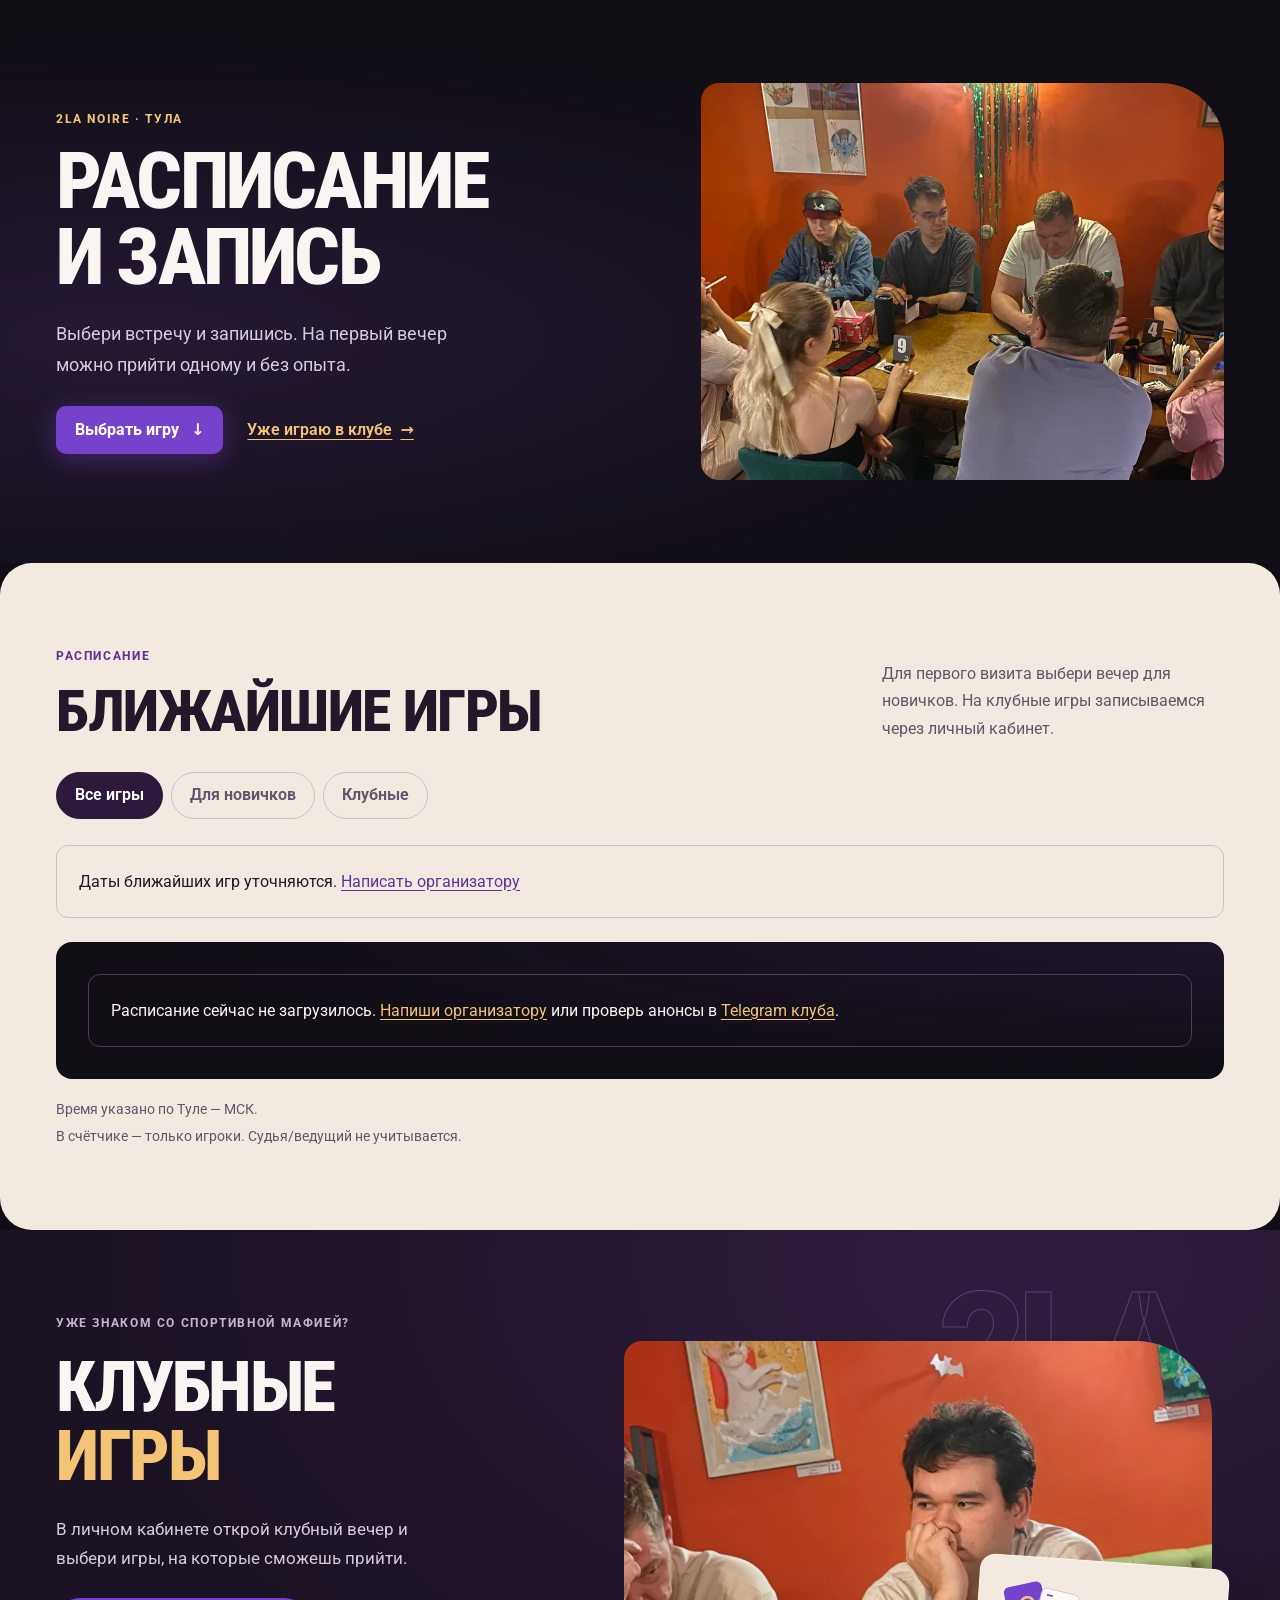
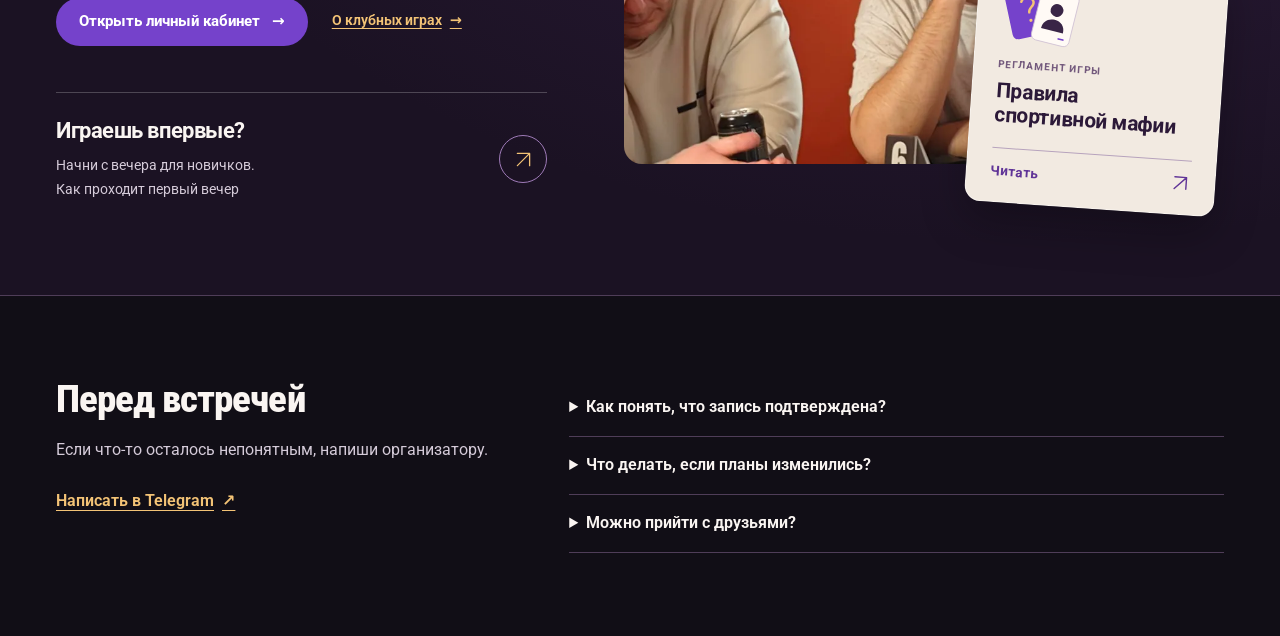
<file: igry/index.html>
<!doctype html>
<html lang="ru">
<head>
  <meta charset="utf-8">
  <meta name="viewport" content="width=device-width, initial-scale=1">
  <title>Расписание игр и запись — 2LA noire</title>
  <meta name="description" content="Расписание спортивной мафии в Туле: вечера для новичков и клубные игры. Выбор даты, условия участия и запись в 2LA noire.">
  <link rel="canonical" href="https://2lamafia.ru/igry/">
  <meta property="og:type" content="website">
  <meta property="og:locale" content="ru_RU">
  <meta property="og:site_name" content="2LA noire">
  <meta property="og:title" content="Расписание игр и запись — 2LA noire">
  <meta property="og:description" content="Расписание спортивной мафии в Туле: вечера для новичков и клубные игры. Выбор даты, условия участия и запись в 2LA noire.">
  <meta property="og:url" content="https://2lamafia.ru/igry/">
  <meta property="og:image" content="https://2lamafia.ru/img/evenings/share.jpg">
  <link rel="icon" href="/img/favicon.png" type="image/png">
  <link rel="apple-touch-icon" href="/img/apple-touch-icon.png">
  <link rel="stylesheet" href="/site.css">
  <link rel="stylesheet" href="/join.css">
  <script src="/welcome.js" defer></script>
  <script src="/roster.js" defer></script>
  <script src="/booking.js" defer></script>
  <script src="/join.js" defer></script>
  <script src="/cms.js" defer></script>
  <script src="/account.js" defer></script>
  <script src="/agenda.js" defer></script>
</head>
<body class="booking-page">
  <!-- include: header -->
  <main id="content" data-editorial>
    <section class="section booking-opening page-opening" aria-labelledby="join-title">
      <div class="section-inner booking-opening-layout">
        <div class="booking-opening-copy">
          <p class="eyebrow">2LA noire · Тула</p>
          <h1 id="join-title">Расписание<br>и запись</h1>
          <p class="booking-lead">Выбери встречу и запишись. На первый вечер можно прийти одному и без опыта.</p>
          <div class="booking-opening-links">
            <a class="primary-button" href="#calendar">Выбрать игру <span aria-hidden="true">↓</span></a>
            <a class="text-link" href="#club-games">Уже играю в клубе <span aria-hidden="true">→</span></a>
          </div>
        </div>
        <figure class="booking-opening-photo">
          <img src="/img/evenings/club-32.webp" alt="Игроки 2LA noire слушают выступление за столом" width="989" height="1280" fetchpriority="high">
        </figure>
      </div>
    </section>

    <section class="section booking-calendar" id="calendar" aria-labelledby="calendar-title">
      <div class="section-inner">
        <div class="booking-section-heading">
          <div><p class="eyebrow">Расписание</p><h2 id="calendar-title">Ближайшие игры</h2></div>
          <p>Для первого визита выбери вечер для новичков. На клубные игры записываемся через личный кабинет.</p>
        </div>
        <a class="text-link booking-management-link" id="booking-management-link" href="#my-booking" hidden>Моя запись <span aria-hidden="true">→</span></a>
        <div id="booking-management" class="booking-management" role="region" aria-label="Управление своей записью" hidden></div>
        <div id="agenda" class="agenda" aria-busy="true">
          <p class="booking-status js-status" role="status">Загружаем расписание…</p>
          <noscript><p>Даты встреч опубликованы в <a href="https://t.me/mafiatulasport">Telegram клуба</a>. Для записи можно <a href="https://t.me/Chagina7x">написать организатору</a>.</p></noscript>
        </div>
        <div id="schedule">
          <div id="join" class="booking-panel" role="region" aria-label="Запись на вечер для новичков" hidden>
            <div id="join-root"><p class="join-empty" role="status">Загружаем условия вечера…</p></div>
          </div>
        </div>
        <p class="booking-timezone">Время указано по Туле — МСК.</p>
        <p class="booking-count-note">В счётчике — только игроки. Судья/ведущий не учитывается.</p>
      </div>
    </section>

    <section class="section booking-club" id="club-games" aria-labelledby="club-games-title first-evening-title">
      <div class="section-inner booking-club-layout">
        <div class="booking-club-copy">
          <header class="booking-club-heading">
            <p class="eyebrow">Уже знаком со спортивной мафией?</p>
            <h2 id="club-games-title">Клубные <span>игры</span></h2>
          </header>
          <p class="booking-club-description">В личном кабинете открой клубный вечер и выбери игры, на которые сможешь прийти.</p>
          <div class="booking-club-actions">
            <a class="primary-button" href="https://app.2lamafia.ru/player">Открыть личный кабинет <span aria-hidden="true">→</span></a>
            <a class="text-link" href="/klubnye-igry/">О клубных играх <span aria-hidden="true">→</span></a>
          </div>
        </div>
        <div class="booking-club-visual">
          <span class="booking-club-monogram" aria-hidden="true">2LA</span>
          <figure class="booking-club-photo">
            <img src="/img/evenings/club-16.webp" alt="Игрок обдумывает услышанное во время игры" width="960" height="1280" loading="lazy" decoding="async">
          </figure>
          <a class="booking-rules" href="/pravila/">
            <span class="booking-rules-art" aria-hidden="true"><svg viewBox="0 0 112 88" fill="none"><g transform="rotate(-16 40 43)"><rect x="14" y="8" width="48" height="66" rx="7" fill="#7542cb"/><path d="M33 29a8 8 0 0 1 15 3c0 6-8 6-8 12" stroke="#f3c376" stroke-width="3" stroke-linecap="round"/><circle cx="40" cy="54" r="2" fill="#f3c376"/></g><g transform="rotate(10 73 48)"><rect x="49" y="15" width="48" height="66" rx="7" fill="#fffaf5" stroke="#cfc0d3"/><circle cx="73" cy="39" r="8" fill="#392546"/><path d="M59 65c0-9 6-14 14-14s14 5 14 14" fill="#392546"/><path d="M57 23h6M83 73h6" stroke="#7542cb" stroke-width="2" stroke-linecap="round"/></g></svg></span>
            <span class="booking-rules-copy"><span class="eyebrow">Регламент игры</span><strong>Правила<br>спортивной мафии</strong></span>
            <span class="booking-rules-action">Читать <span aria-hidden="true"><svg viewBox="0 0 24 24" fill="none" stroke="currentColor" stroke-width="1.7" stroke-linecap="round" stroke-linejoin="round"><path d="M5 19 19 5M5 5h14v14"/></svg></span></span>
          </a>
        </div>
        <a class="booking-first-visit" href="/novichkam/">
          <div class="booking-first-copy"><h3 id="first-evening-title">Играешь впервые?</h3><span>Начни с вечера для новичков.<br>Как проходит первый вечер</span></div>
          <span class="booking-first-arrow" aria-hidden="true"><svg viewBox="0 0 24 24" fill="none" stroke="currentColor" stroke-width="1.5" stroke-linecap="round" stroke-linejoin="round"><path d="M5 19 19 5M5 5h14v14"/></svg></span>
        </a>
      </div>
    </section>

    <section class="section booking-help" aria-labelledby="booking-help-title">
      <div class="section-inner booking-help-layout">
        <div>
          <h2 id="booking-help-title">Перед встречей</h2>
          <p>Если что-то осталось непонятным, напиши организатору.</p>
          <a class="text-link" data-organizer-link href="https://t.me/Chagina7x">Написать в Telegram <span aria-hidden="true">↗</span></a>
        </div>
        <div class="booking-faq">
          <details><summary>Как понять, что запись подтверждена?</summary><p>После отправки форма покажет результат. «Ты в списке» означает, что запись подтверждена. Если появится «Заявка получена», место пока не подтверждено — организатор свяжется с тобой по указанному контакту.</p></details>
          <details><summary>Что делать, если планы изменились?</summary><p id="booking-changes-answer"><a data-organizer-link href="https://t.me/Chagina7x">Напиши организатору</a>, чтобы отменить или перенести запись.</p></details>
          <details><summary>Можно прийти с друзьями?</summary><p>Да. Каждый участник может записаться отдельно. Если нужна помощь с записью компании, <a data-organizer-link href="https://t.me/Chagina7x">напиши организатору</a>.</p></details>
        </div>
      </div>
    </section>
  </main>
  <!-- include: footer -->
</body>
</html>
</file>
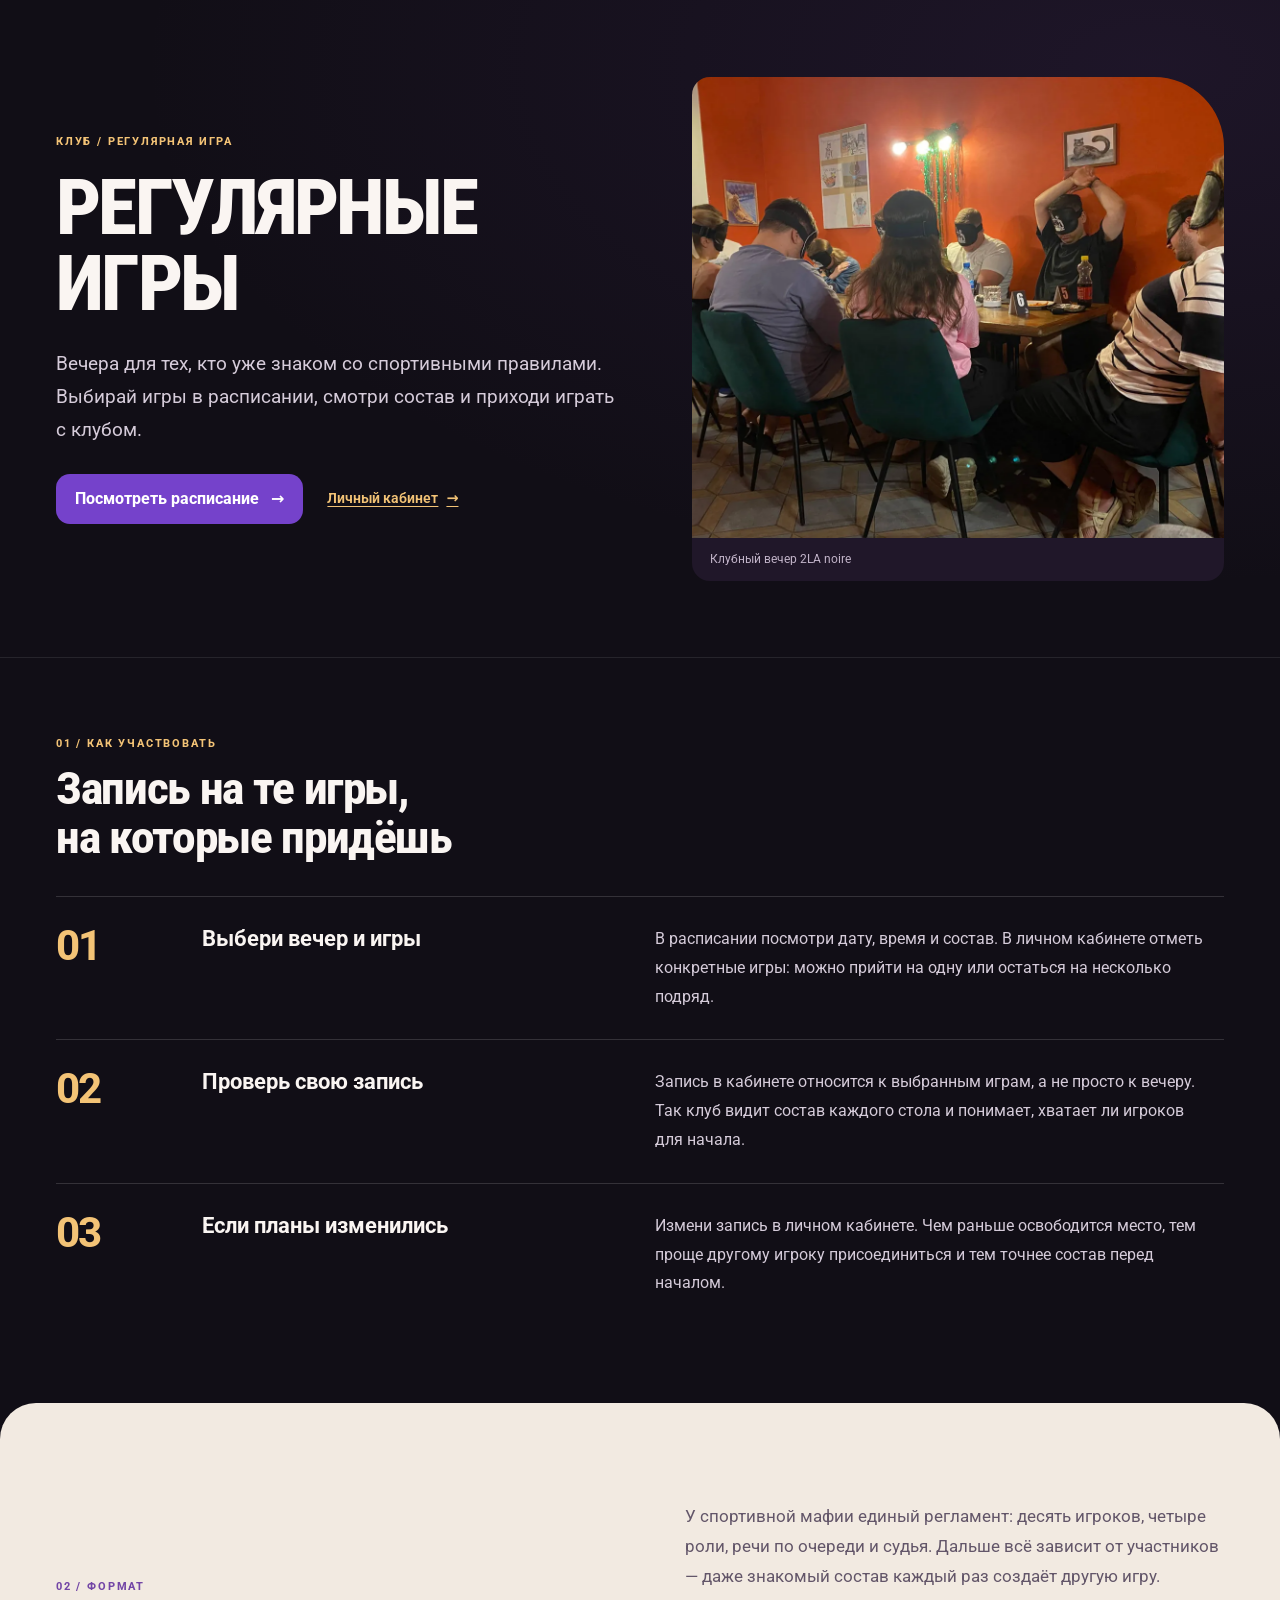
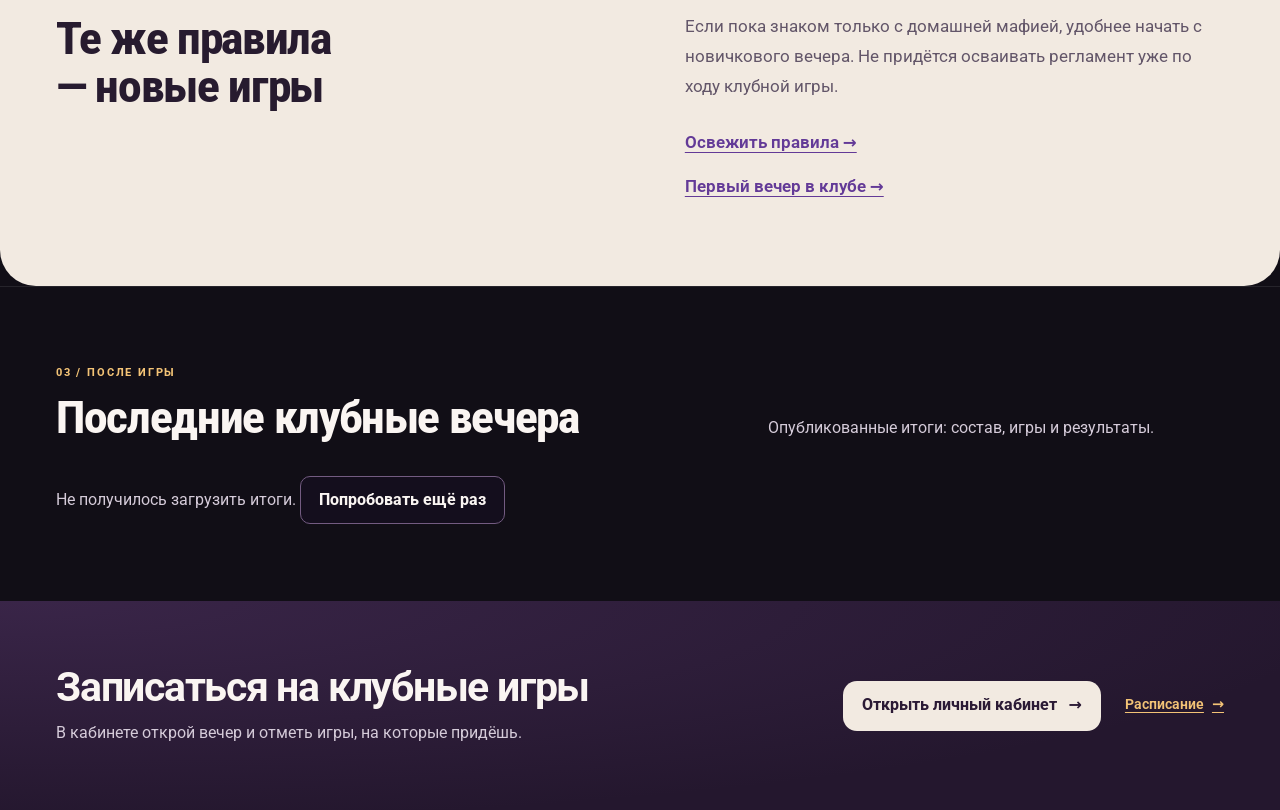
<file: klubnye-igry/index.html>
<!doctype html>
<html lang="ru">
<head>
  <meta charset="utf-8">
  <meta name="viewport" content="width=device-width, initial-scale=1">
  <title>Регулярные игры — 2LA noire</title>
  <meta name="description" content="Как записаться на клубные игры 2LA noire, выбрать отдельные игры и посмотреть опубликованные результаты.">
  <link rel="canonical" href="https://2lamafia.ru/klubnye-igry/">
  <meta property="og:type" content="website">
  <meta property="og:locale" content="ru_RU">
  <meta property="og:site_name" content="2LA noire">
  <meta property="og:title" content="Регулярные игры — 2LA noire">
  <meta property="og:description" content="Как записаться на клубные игры 2LA noire, выбрать отдельные игры и посмотреть опубликованные результаты.">
  <meta property="og:url" content="https://2lamafia.ru/klubnye-igry/">
  <meta property="og:image" content="https://2lamafia.ru/img/evenings/club-34.webp">
  <link rel="icon" href="/img/favicon.png" type="image/png">
  <link rel="apple-touch-icon" href="/img/apple-touch-icon.png">
  <link rel="stylesheet" href="/site.css">
  <link rel="stylesheet" href="/interior.css">
  <script src="/welcome.js" defer></script>
  <script src="/cms.js" defer></script>
  <script src="/agenda.js" defer></script>
  <script src="/account.js" defer></script>
</head>
<body class="interior interior-klubnye-igry">
  <!-- include: header -->
  <main id="content" data-editorial>
<section class="inner-hero page-opening"><div class="inner-shell inner-hero-grid">
      <div><p class="inner-kicker"><a href="/club/">Клуб</a> / Регулярная игра</p><h1>Регулярные игры</h1><p class="inner-lead">Вечера для тех, кто уже знаком со спортивными правилами. Выбирай игры в расписании, смотри состав и приходи играть с клубом.</p><div class="inner-actions"><a class="primary-button" href="/igry/">Посмотреть расписание <span aria-hidden="true">→</span></a><a class="text-link" href="https://app.2lamafia.ru/player">Личный кабинет <span aria-hidden="true">→</span></a></div></div>
      <figure class="inner-photo "><img src="/img/evenings/club-34.webp" width="1280" height="960" alt="Ночная фаза клубной игры: участники в масках" fetchpriority="high"><figcaption>Клубный вечер 2LA noire</figcaption></figure>
    </div></section><section class="inner-section"><div class="inner-shell"><div class="inner-heading"><div><p class="inner-kicker">01 / Как участвовать</p><h2>Запись на те игры, на которые придёшь</h2></div></div><div class="game-process"><span class="process-number">01</span><h3>Выбери вечер и игры</h3><p>В расписании посмотри дату, время и состав. В личном кабинете отметь конкретные игры: можно прийти на одну или остаться на несколько подряд.</p></div><div class="game-process"><span class="process-number">02</span><h3>Проверь свою запись</h3><p>Запись в кабинете относится к выбранным играм, а не просто к вечеру. Так клуб видит состав каждого стола и понимает, хватает ли игроков для начала.</p></div><div class="game-process"><span class="process-number">03</span><h3>Если планы изменились</h3><p>Измени запись в личном кабинете. Чем раньше освободится место, тем проще другому игроку присоединиться и тем точнее состав перед началом.</p></div></div></section><section class="inner-section inner-paper"><div class="inner-shell inner-split"><div><p class="inner-kicker">02 / Формат</p><h2 class="inner-section-title">Те же правила — новые игры</h2></div><div class="inner-copy"><p>У спортивной мафии единый регламент: десять игроков, четыре роли, речи по очереди и судья. Дальше всё зависит от участников — даже знакомый состав каждый раз создаёт другую игру.</p><p>Если пока знаком только с домашней мафией, удобнее начать с новичкового вечера. Не придётся осваивать регламент уже по ходу клубной игры.</p><a class="text-link" href="/pravila/">Освежить правила →</a><br><a class="text-link" href="/novichkam/">Первый вечер в клубе →</a></div></div></section><section class="inner-section inner-results"><div class="inner-shell"><div class="inner-heading"><div><p class="inner-kicker">03 / После игры</p><h2>Последние клубные вечера</h2></div><p>Опубликованные итоги: состав, игры и результаты.</p></div><div id="evening-history" class="agenda" hidden></div><p class="results-fallback" data-results-for="evening-history" role="status">Загружаем опубликованные итоги…</p></div></section><section class="inner-route"><div class="inner-shell inner-route-grid"><div><h2>Записаться на клубные игры</h2><p>В кабинете открой вечер и отметь игры, на которые придёшь.</p></div><div class="inner-actions"><a class="primary-button" href="https://app.2lamafia.ru/player">Открыть личный кабинет <span aria-hidden="true">→</span></a><a class="text-link" href="/igry/">Расписание <span aria-hidden="true">→</span></a></div></div></section>
  </main>
  <!-- include: footer -->
</body>
</html>
</file>
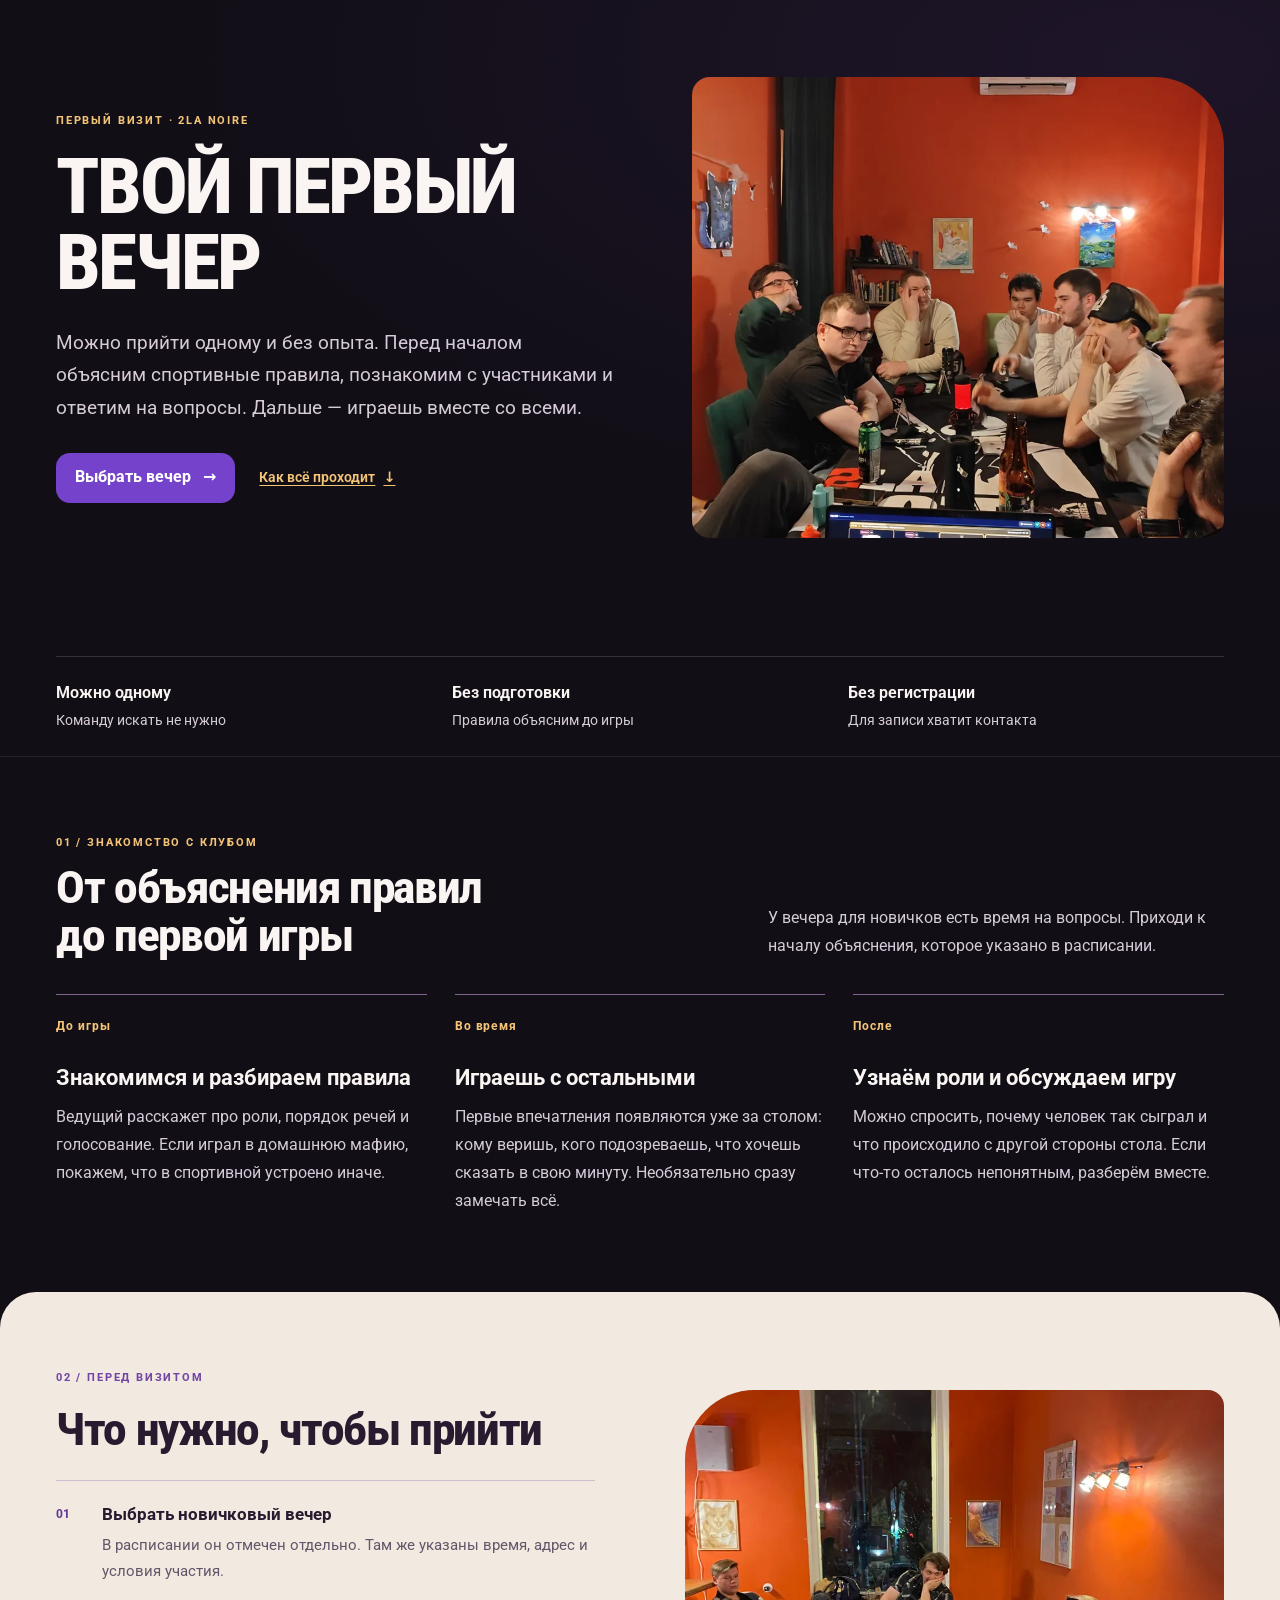
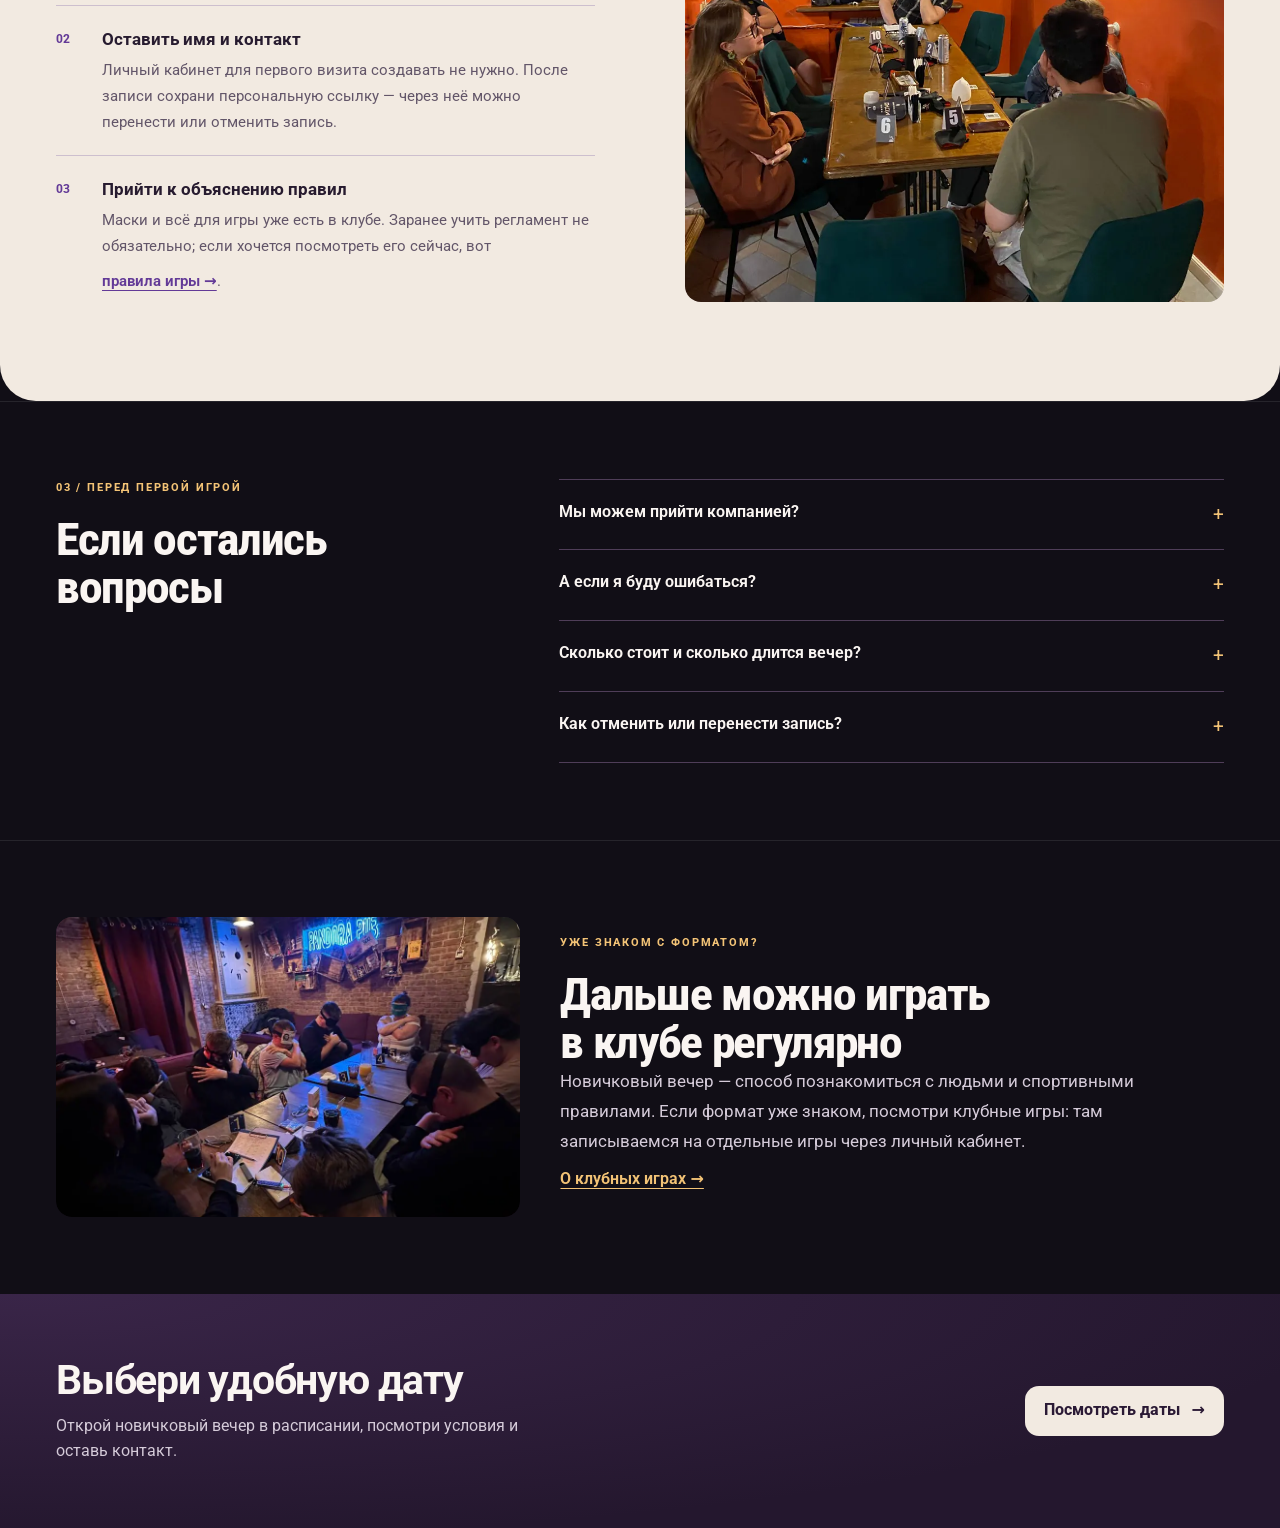
<file: novichkam/index.html>
<!doctype html>
<html lang="ru">
<head>
  <meta charset="utf-8">
  <meta name="viewport" content="width=device-width, initial-scale=1">
  <title>Твой первый вечер — 2LA noire</title>
  <meta name="description" content="Как подготовиться к первому вечеру спортивной мафии, записаться без регистрации и управлять своей записью.">
  <link rel="canonical" href="https://2lamafia.ru/novichkam/">
  <meta property="og:type" content="website">
  <meta property="og:locale" content="ru_RU">
  <meta property="og:site_name" content="2LA noire">
  <meta property="og:title" content="Твой первый вечер — 2LA noire">
  <meta property="og:description" content="Как подготовиться к первому вечеру спортивной мафии, записаться без регистрации и управлять своей записью.">
  <meta property="og:url" content="https://2lamafia.ru/novichkam/">
  <meta property="og:image" content="https://2lamafia.ru/img/evenings/share.jpg">
  <link rel="icon" href="/img/favicon.png" type="image/png">
  <link rel="apple-touch-icon" href="/img/apple-touch-icon.png">
  <link rel="stylesheet" href="/site.css">
  <link rel="stylesheet" href="/interior.css">
  <script src="/welcome.js" defer></script>
  <script src="/cms.js" defer></script>
  <script src="/account.js" defer></script>
</head>
<body class="interior interior-novichkam">
  <!-- include: header -->
  <main id="content" data-editorial>
<section class="inner-hero page-opening"><div class="inner-shell inner-hero-grid">
      <div><p class="inner-kicker">Первый визит · 2LA noire</p><h1>Твой первый вечер</h1><p class="inner-lead">Можно прийти одному и без опыта. Перед началом объясним спортивные правила, познакомим с участниками и ответим на вопросы. Дальше — играешь вместе со всеми.</p><div class="inner-actions"><a class="primary-button" href="/igry/#join">Выбрать вечер <span aria-hidden="true">→</span></a><a class="text-link" href="#first-evening">Как всё проходит <span aria-hidden="true">↓</span></a></div></div>
      <figure class="inner-photo "><img src="/img/evenings/club-20.webp" width="960" height="1280" alt="Участники 2LA noire за игровым столом" fetchpriority="high"></figure>
    </div></section><div class="inner-shell"><div class="visit-facts"><p><strong>Можно одному</strong>Команду искать не нужно</p><p><strong>Без подготовки</strong>Правила объясним до игры</p><p><strong>Без регистрации</strong>Для записи хватит контакта</p></div></div>
<section class="inner-section" id="first-evening"><div class="inner-shell"><div class="inner-heading"><div><p class="inner-kicker">01 / Знакомство с клубом</p><h2>От объяснения правил до первой игры</h2></div><p>У вечера для новичков есть время на вопросы. Приходи к началу объяснения, которое указано в расписании.</p></div><ol class="visit-timeline">
  <li><span class="visit-step">До игры</span><h3>Знакомимся и разбираем правила</h3><p>Ведущий расскажет про роли, порядок речей и голосование. Если играл в домашнюю мафию, покажем, что в спортивной устроено иначе.</p></li>
  <li><span class="visit-step">Во время</span><h3>Играешь с остальными</h3><p>Первые впечатления появляются уже за столом: кому веришь, кого подозреваешь, что хочешь сказать в свою минуту. Необязательно сразу замечать всё.</p></li>
  <li><span class="visit-step">После</span><h3>Узнаём роли и обсуждаем игру</h3><p>Можно спросить, почему человек так сыграл и что происходило с другой стороны стола. Если что-то осталось непонятным, разберём вместе.</p></li>
</ol></div></section>
<section class="inner-section inner-paper visit-preparation"><div class="inner-shell inner-split"><div>
  <p class="inner-kicker">02 / Перед визитом</p><h2 class="inner-section-title">Что нужно, чтобы прийти</h2>
  <ul class="inner-list"><li><span class="list-number">01</span><div><h3>Выбрать новичковый вечер</h3><p>В расписании он отмечен отдельно. Там же указаны время, адрес и условия участия.</p></div></li>
  <li><span class="list-number">02</span><div><h3>Оставить имя и контакт</h3><p>Личный кабинет для первого визита создавать не нужно. После записи сохрани персональную ссылку — через неё можно перенести или отменить запись.</p></div></li>
  <li><span class="list-number">03</span><div><h3>Прийти к объяснению правил</h3><p>Маски и всё для игры уже есть в клубе. Заранее учить регламент не обязательно; если хочется посмотреть его сейчас, вот <a class="text-link" href="/pravila/">правила игры →</a>.</p></div></li></ul>
</div><figure class="inner-photo "><img src="/img/evenings/club-35.webp" width="960" height="1280" alt="Участники клуба во время обсуждения за столом" loading="lazy" decoding="async"></figure></div></section>
<section class="inner-section"><div class="inner-shell visit-questions"><div><p class="inner-kicker">03 / Перед первой игрой</p><h2 class="inner-section-title">Если остались вопросы</h2></div><div class="inner-faq">
<details><summary>Мы можем прийти компанией?</summary><p>Да. Для каждого человека нужна своя запись, чтобы было видно реальный состав вечера. Собрать целый стол самостоятельно не требуется.</p></details>
<details><summary>А если я буду ошибаться?</summary><p>Первые игры нужны в том числе для знакомства с форматом. Можно ошибиться в подозрениях, поверить мафии или не успеть договорить мысль. После игры можно обсудить эти моменты с ведущим и участниками.</p></details>
<details><summary>Сколько стоит и сколько длится вечер?</summary><p>Точные условия и время указаны у выбранной даты в <a href="/igry/#join">расписании</a>. Посмотри их до записи: условия могут различаться у разных форматов.</p></details>
<details><summary>Как отменить или перенести запись?</summary><p>Открой персональную ссылку, которую получил после записи, или раздел <a href="/igry/#my-booking">«Моя запись»</a> на этом устройстве. Если ссылка потерялась, <a data-organizer href="https://t.me/Chagina7x">напиши организатору</a>.</p></details>
</div></div></section>
<section class="inner-section"><div class="inner-shell visit-next"><figure class="inner-photo "><img src="/img/evenings/club-12.webp" width="960" height="1280" alt="Игровая ночь в Pandora Pub" loading="lazy" decoding="async"></figure><div><p class="inner-kicker">Уже знаком с форматом?</p><h2 class="inner-section-title">Дальше можно играть в клубе регулярно</h2><div class="inner-copy"><p>Новичковый вечер — способ познакомиться с людьми и спортивными правилами. Если формат уже знаком, посмотри клубные игры: там записываемся на отдельные игры через личный кабинет.</p></div><a class="text-link" href="/klubnye-igry/">О клубных играх →</a></div></div></section><section class="inner-route"><div class="inner-shell inner-route-grid"><div><h2>Выбери удобную дату</h2><p>Открой новичковый вечер в расписании, посмотри условия и оставь контакт.</p></div><div class="inner-actions"><a class="primary-button" href="/igry/#join">Посмотреть даты <span aria-hidden="true">→</span></a></div></div></section>
  </main>
  <!-- include: footer -->
</body>
</html>
</file>
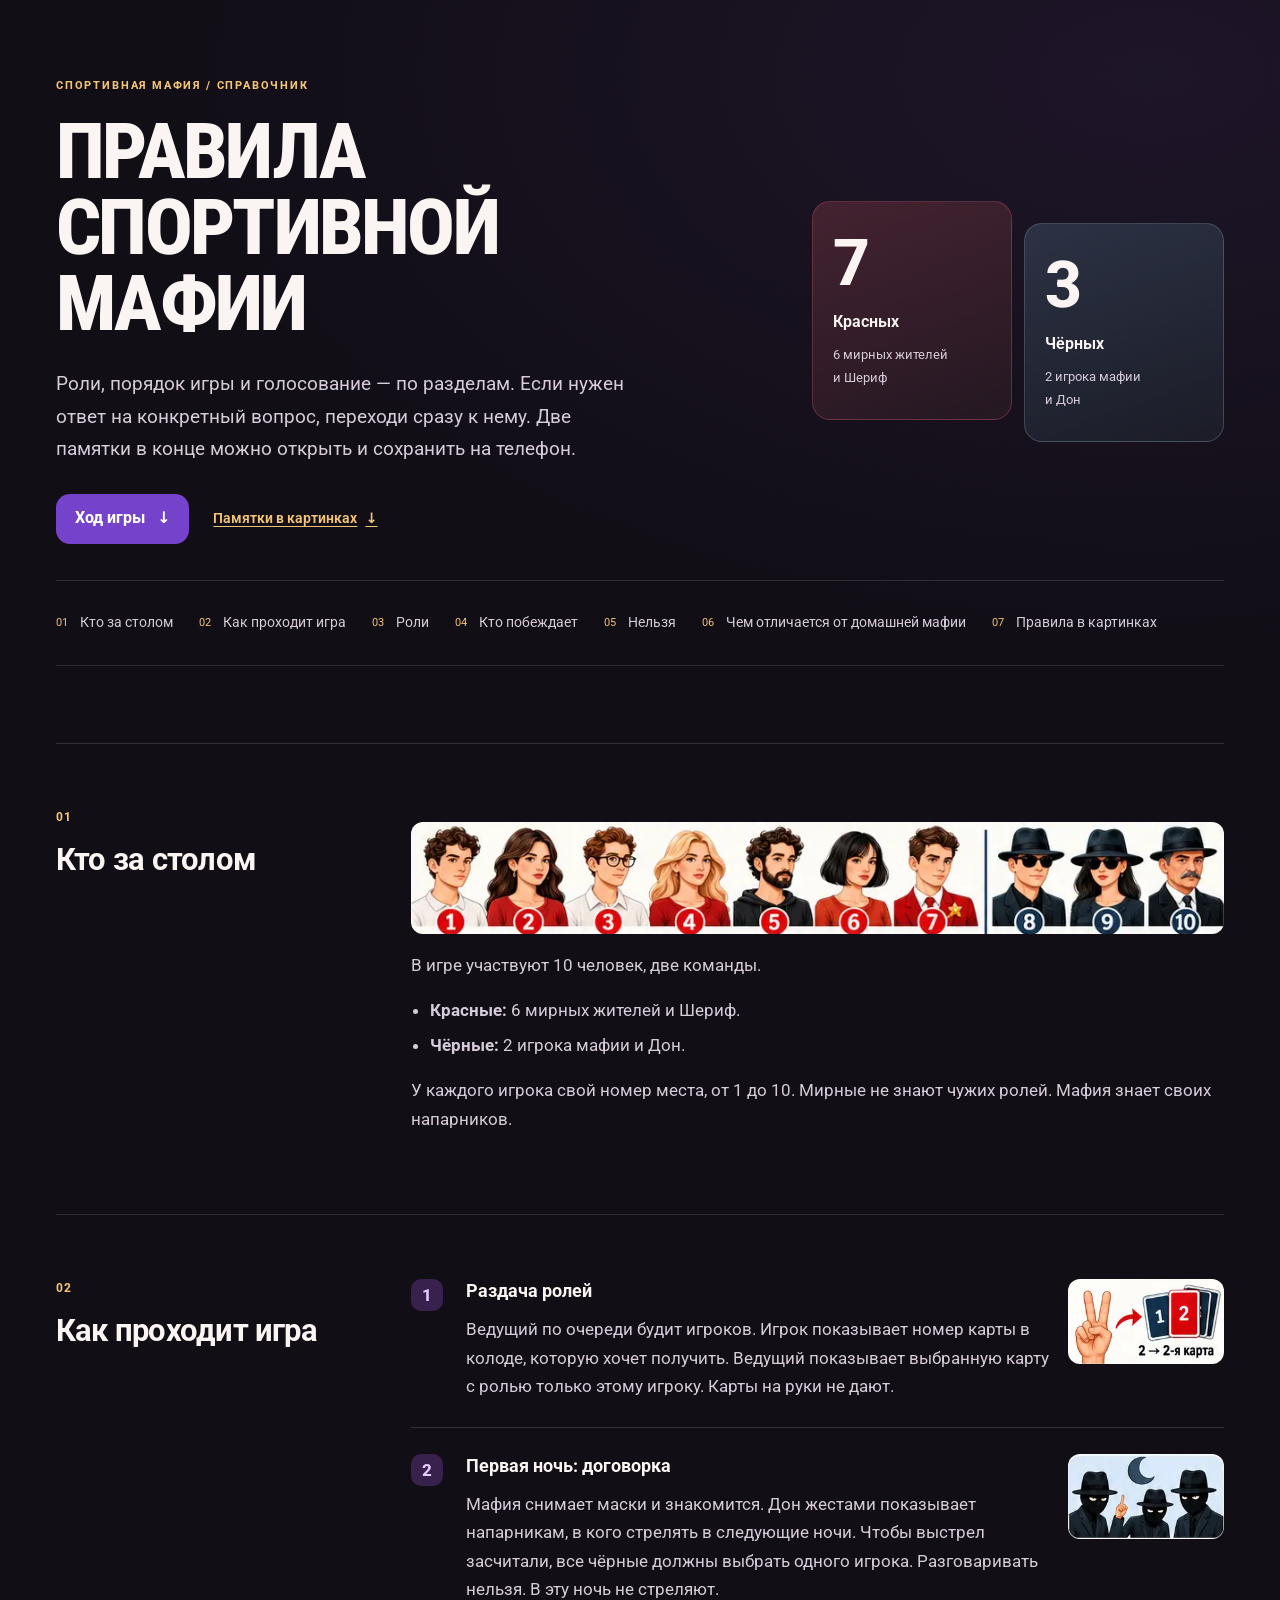
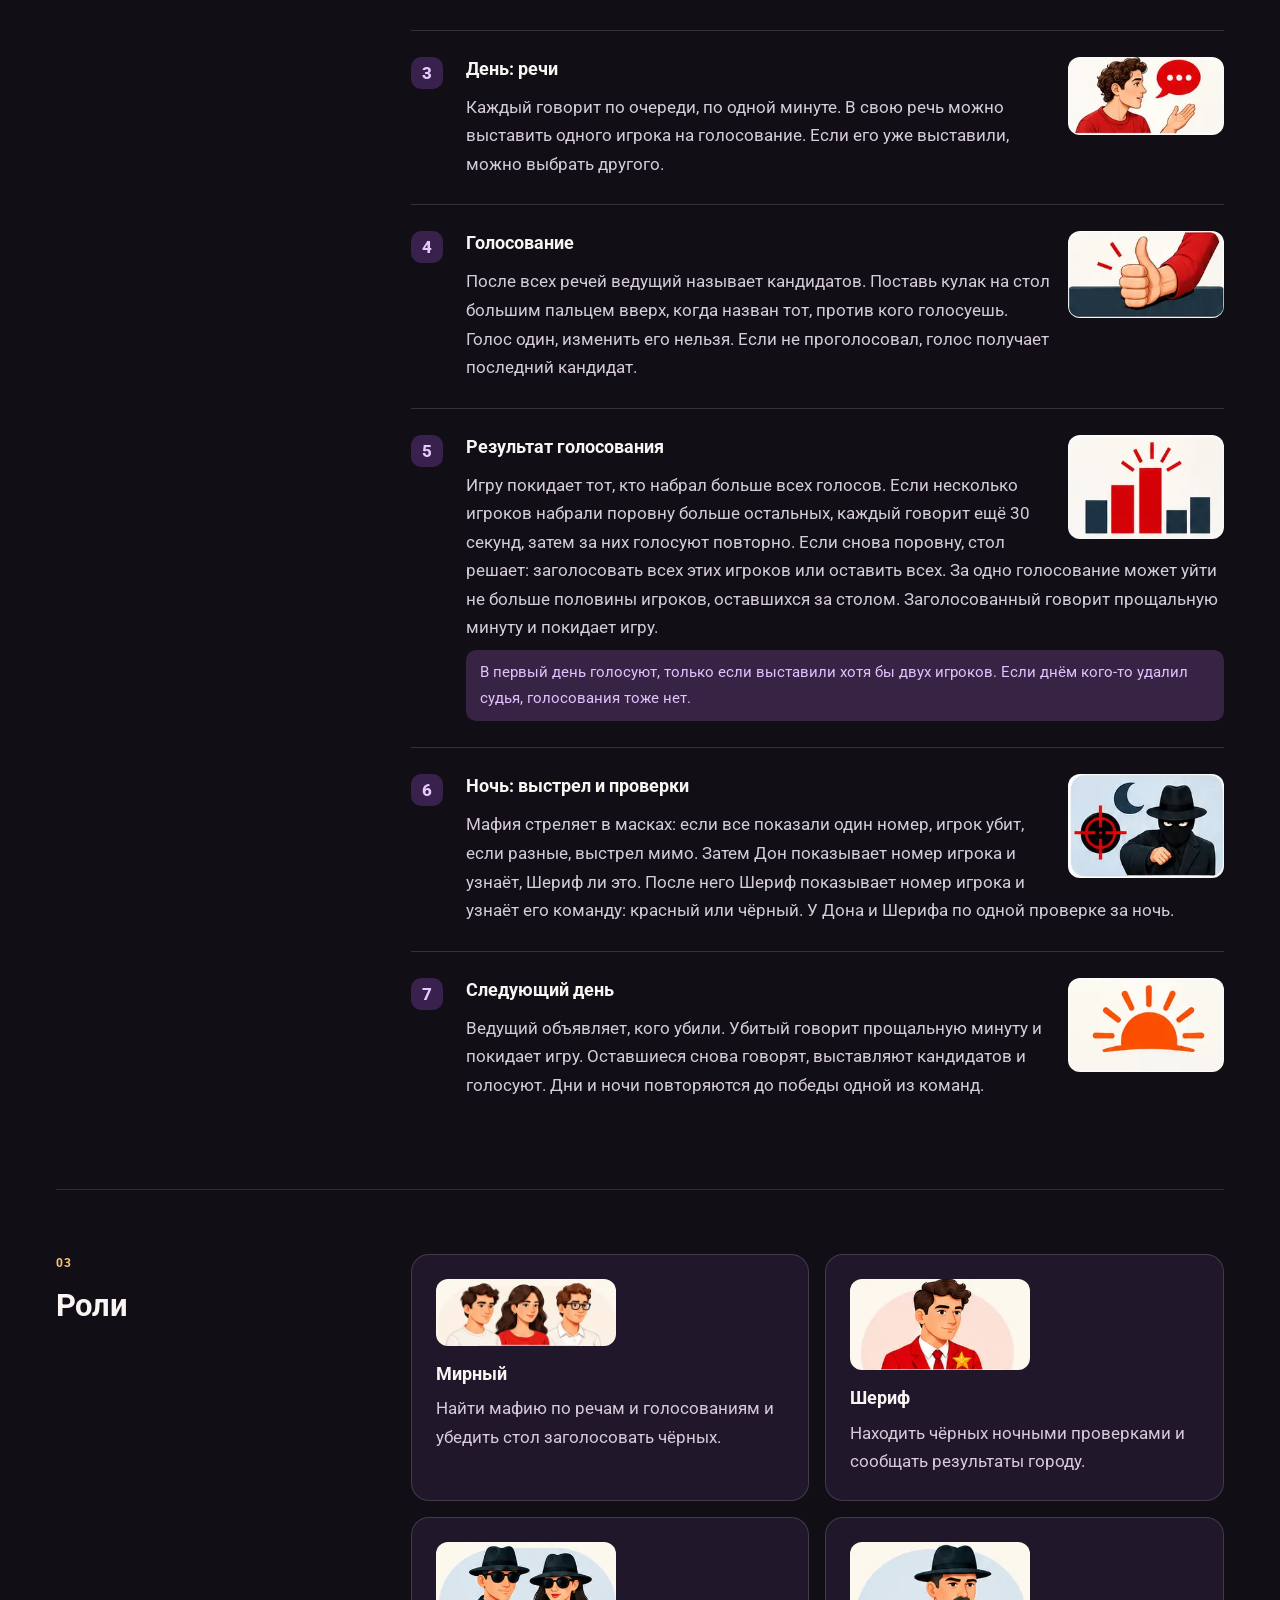
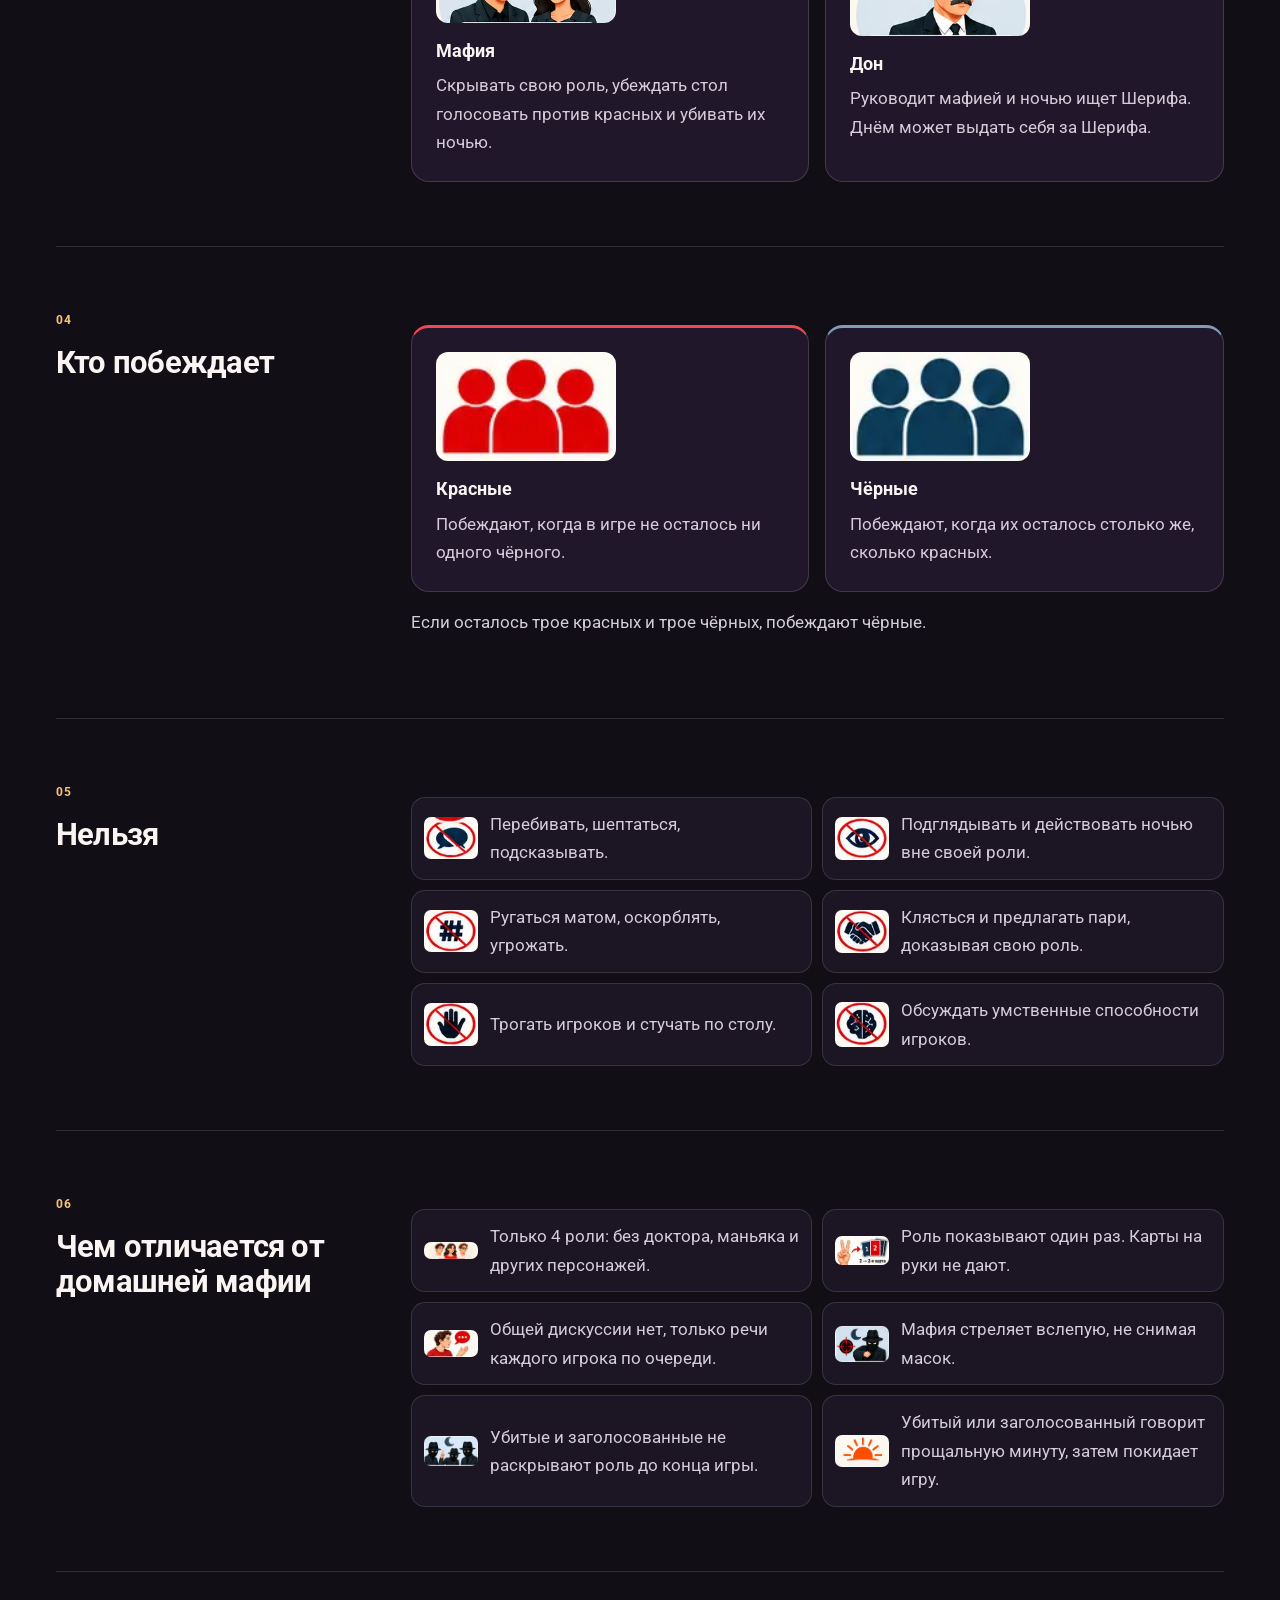
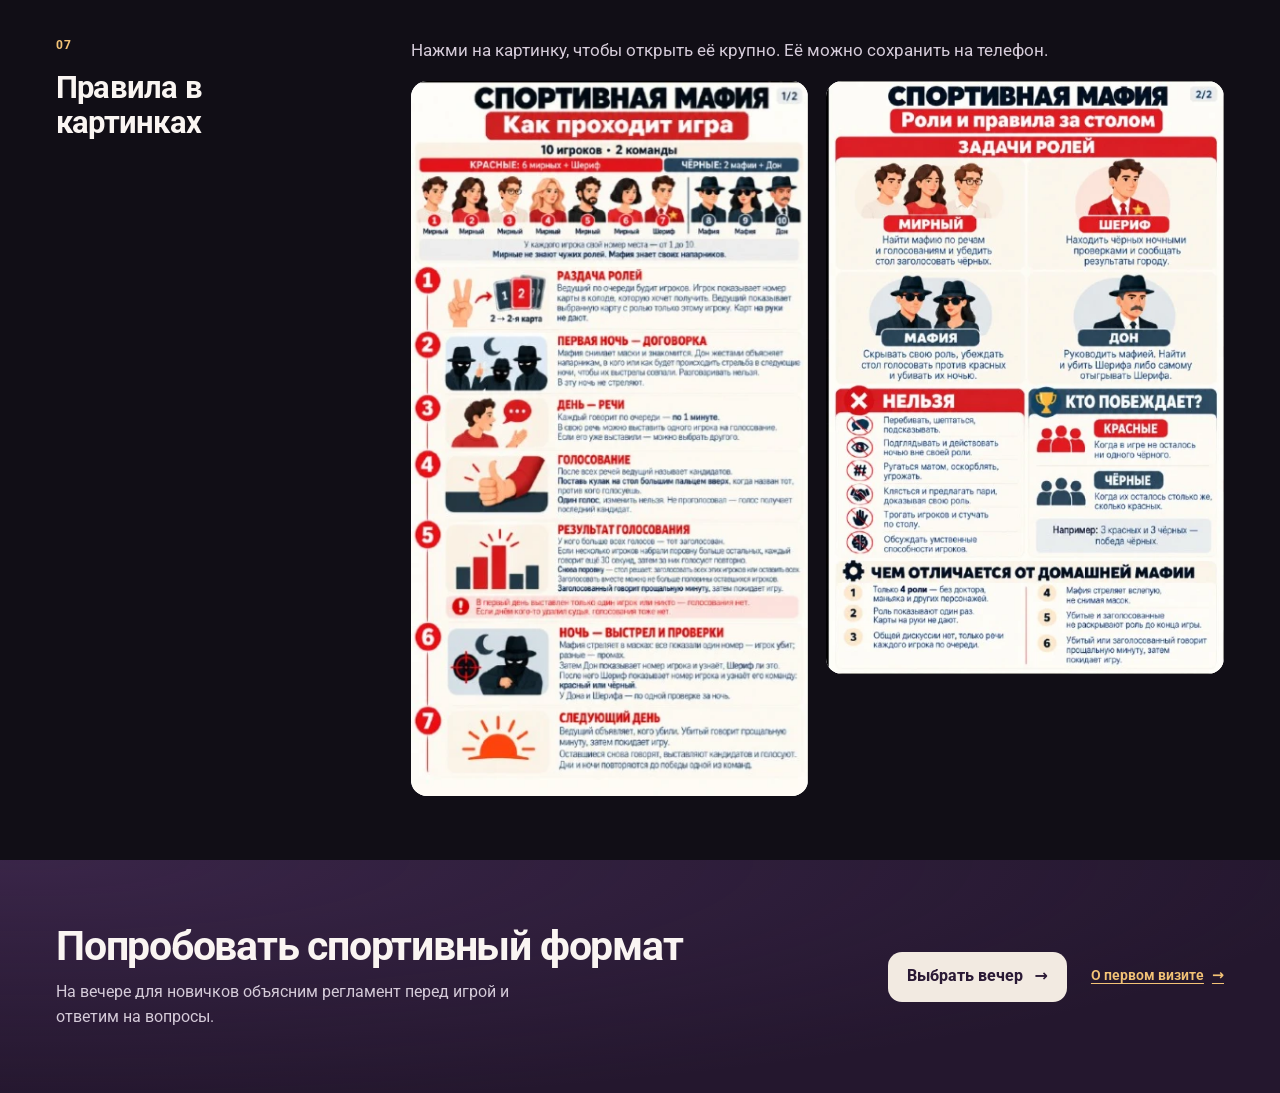
<file: pravila/index.html>
<!doctype html>
<html lang="ru">
<head>
  <meta charset="utf-8">
  <meta name="viewport" content="width=device-width, initial-scale=1">
  <title>Правила спортивной мафии — 2LA noire</title>
  <meta name="description" content="Роли, порядок игры, речи, голосование и победа в спортивной мафии. Иллюстрированный справочник и памятки 2LA noire.">
  <link rel="canonical" href="https://2lamafia.ru/pravila/">
  <meta property="og:type" content="website">
  <meta property="og:locale" content="ru_RU">
  <meta property="og:site_name" content="2LA noire">
  <meta property="og:title" content="Правила спортивной мафии — 2LA noire">
  <meta property="og:description" content="Роли, порядок игры, речи, голосование и победа в спортивной мафии. Иллюстрированный справочник и памятки 2LA noire.">
  <meta property="og:url" content="https://2lamafia.ru/pravila/">
  <meta property="og:image" content="https://2lamafia.ru/img/evenings/share.jpg">
  <link rel="icon" href="/img/favicon.png" type="image/png">
  <link rel="apple-touch-icon" href="/img/apple-touch-icon.png">
  <link rel="stylesheet" href="/site.css">
  <link rel="stylesheet" href="/pages.css">
  <link rel="stylesheet" href="/interior.css">
  <script src="/welcome.js" defer></script>
  <script src="/account.js" defer></script>
</head>
<body class="interior interior-pravila">
  <!-- include: header -->
  <main id="content" data-editorial>
<section class="inner-hero page-opening"><div class="inner-shell"><div class="rules-opening"><div><p class="inner-kicker">Спортивная мафия / Справочник</p><h1>Правила спортивной мафии</h1><p class="inner-lead">Роли, порядок игры и голосование — по разделам. Если нужен ответ на конкретный вопрос, переходи сразу к нему. Две памятки в конце можно открыть и сохранить на телефон.</p><div class="inner-actions"><a class="primary-button" href="#rules-flow">Ход игры <span aria-hidden="true">↓</span></a><a class="text-link" href="#rules-pictures">Памятки в картинках <span aria-hidden="true">↓</span></a></div></div><div class="rules-teams-preview" aria-label="Состав стандартного стола"><div class="rules-team-preview"><strong>7</strong><span>Красных</span><p>6 мирных жителей<br>и Шериф</p></div><div class="rules-team-preview"><strong>3</strong><span>Чёрных</span><p>2 игрока мафии<br>и Дон</p></div></div></div><nav class="inner-index" aria-label="Разделы правил"><a href="#rules-table"><span>01</span>Кто за столом</a><a href="#rules-flow"><span>02</span>Как проходит игра</a><a href="#rules-roles"><span>03</span>Роли</a><a href="#rules-win"><span>04</span>Кто побеждает</a><a href="#rules-limits"><span>05</span>Нельзя</a><a href="#rules-differences"><span>06</span>Чем отличается от домашней мафии</a><a href="#rules-pictures"><span>07</span>Правила в картинках</a></nav></div></section><section class="doc rules-document"><div class="doc-inner"><section class="rule-chapter" id="rules-table" aria-labelledby="rules-table-title"><header class="rule-chapter-heading"><span class="rule-number">01</span><h2 id="rules-table-title">Кто за столом</h2></header><div class="rule-chapter-body"><span class="rule-art" aria-hidden="true" style="--sheet:url(/img/rule-art-1.webp);--ratio:909/126;--size:102.86029%;--x:42.30769%;--y:13.95498%"></span>
<p>В игре участвуют 10 человек, две команды.</p>
<ul class="doc-list"><li><strong>Красные:</strong> 6 мирных жителей и Шериф.</li><li><strong>Чёрные:</strong> 2 игрока мафии и Дон.</li></ul>
<p>У каждого игрока свой номер места, от 1 до 10. Мирные не знают чужих ролей. Мафия знает своих напарников.</p></div></section><section class="rule-chapter" id="rules-flow" aria-labelledby="rules-flow-title"><header class="rule-chapter-heading"><span class="rule-number">02</span><h2 id="rules-flow-title">Как проходит игра</h2></header><div class="rule-chapter-body"><ol class="doc-steps">
<li><span class="rule-art" aria-hidden="true" style="--sheet:url(/img/rule-art-1.webp);--ratio:249/136;--size:375.50201%;--x:10.93294%;--y:28.73786%"></span><h3>Раздача ролей</h3><p>Ведущий по очереди будит игроков. Игрок показывает номер карты в колоде, которую хочет получить. Ведущий показывает выбранную карту с ролью только этому игроку. Карты на руки не дают.</p></li>
<li><span class="rule-art" aria-hidden="true" style="--sheet:url(/img/rule-art-1.webp);--ratio:243/132;--size:384.77366%;--x:11.27168%;--y:38.54099%"></span><h3>Первая ночь: договорка</h3><p>Мафия снимает маски и знакомится. Дон жестами показывает напарникам, в кого стрелять в следующие ночи. Чтобы выстрел засчитали, все чёрные должны выбрать одного игрока. Разговаривать нельзя. В эту ночь не стреляют.</p></li>
<li><span class="rule-art" aria-hidden="true" style="--sheet:url(/img/rule-art-1.webp);--ratio:240/120;--size:389.58333%;--x:11.51079%;--y:47.72582%"></span><h3>День: речи</h3><p>Каждый говорит по очереди, по одной минуте. В свою речь можно выставить одного игрока на голосование. Если его уже выставили, можно выбрать другого.</p></li>
<li><span class="rule-art" aria-hidden="true" style="--sheet:url(/img/rule-art-1.webp);--ratio:246/137;--size:380.08130%;--x:11.17562%;--y:56.99482%"></span><h3>Голосование</h3><p>После всех речей ведущий называет кандидатов. Поставь кулак на стол большим пальцем вверх, когда назван тот, против кого голосуешь. Голос один, изменить его нельзя. Если не проголосовал, голос получает последний кандидат.</p></li>
<li><span class="rule-art" aria-hidden="true" style="--sheet:url(/img/rule-art-1.webp);--ratio:245/164;--size:381.63265%;--x:11.30435%;--y:68.55636%"></span><h3>Результат голосования</h3><p>Игру покидает тот, кто набрал больше всех голосов. Если несколько игроков набрали поровну больше остальных, каждый говорит ещё 30 секунд, затем за них голосуют повторно. Если снова поровну, стол решает: заголосовать всех этих игроков или оставить всех. За одно голосование может уйти не больше половины игроков, оставшихся за столом. Заголосованный говорит прощальную минуту и покидает игру.</p><p class="doc-note">В первый день голосуют, только если выставили хотя бы двух игроков. Если днём кого-то удалил судья, голосования тоже нет.</p></li>
<li><span class="rule-art" aria-hidden="true" style="--sheet:url(/img/rule-art-1.webp);--ratio:245/163;--size:381.63265%;--x:11.30435%;--y:84.71673%"></span><h3>Ночь: выстрел и проверки</h3><p>Мафия стреляет в масках: если все показали один номер, игрок убит, если разные, выстрел мимо. Затем Дон показывает номер игрока и узнаёт, Шериф ли это. После него Шериф показывает номер игрока и узнаёт его команду: красный или чёрный. У Дона и Шерифа по одной проверке за ночь.</p></li>
<li><span class="rule-art" aria-hidden="true" style="--sheet:url(/img/rule-art-1.webp);--ratio:245/148;--size:381.63265%;--x:11.30435%;--y:96.54273%"></span><h3>Следующий день</h3><p>Ведущий объявляет, кого убили. Убитый говорит прощальную минуту и покидает игру. Оставшиеся снова говорят, выставляют кандидатов и голосуют. Дни и ночи повторяются до победы одной из команд.</p></li>
</ol></div></section><section class="rule-chapter" id="rules-roles" aria-labelledby="rules-roles-title"><header class="rule-chapter-heading"><span class="rule-number">03</span><h2 id="rules-roles-title">Роли</h2></header><div class="rule-chapter-body"><div class="doc-roles">
<article><span class="rule-art" aria-hidden="true" style="--sheet:url(/img/rule-art-2.webp);--ratio:388/144;--size:264.43299%;--x:10.97179%;--y:14.55331%"></span><h3>Мирный</h3><p>Найти мафию по речам и голосованиям и убедить стол заголосовать чёрных.</p></article>
<article><span class="rule-art" aria-hidden="true" style="--sheet:url(/img/rule-art-2.webp);--ratio:289/146;--size:355.01730%;--x:84.80326%;--y:14.50216%"></span><h3>Шериф</h3><p>Находить чёрных ночными проверками и сообщать результаты городу.</p></article>
<article><span class="rule-art" aria-hidden="true" style="--sheet:url(/img/rule-art-2.webp);--ratio:325/146;--size:315.69231%;--x:14.97860%;--y:35.71429%"></span><h3>Мафия</h3><p>Скрывать свою роль, убеждать стол голосовать против красных и убивать их ночью.</p></article>
<article><span class="rule-art" aria-hidden="true" style="--sheet:url(/img/rule-art-2.webp);--ratio:280/146;--size:366.42857%;--x:84.18231%;--y:35.71429%"></span><h3>Дон</h3><p>Руководит мафией и ночью ищет Шерифа. Днём может выдать себя за Шерифа.</p></article>
</div></div></section><section class="rule-chapter" id="rules-win" aria-labelledby="rules-win-title"><header class="rule-chapter-heading"><span class="rule-number">04</span><h2 id="rules-win-title">Кто побеждает</h2></header><div class="rule-chapter-body"><div class="doc-roles rule-teams">
  <article class="rule-team-red"><span class="rule-art" aria-hidden="true" style="--sheet:url(/img/rule-art-2.webp);--ratio:135/82;--size:760.00000%;--x:60.49383%;--y:60.96552%"></span><h3>Красные</h3><p>Побеждают, когда в игре не осталось ни одного чёрного.</p></article>
  <article class="rule-team-black"><span class="rule-art" aria-hidden="true" style="--sheet:url(/img/rule-art-2.webp);--ratio:135/82;--size:760.00000%;--x:60.49383%;--y:70.34483%"></span><h3>Чёрные</h3><p>Побеждают, когда их осталось столько же, сколько красных.</p></article>
</div>
<p>Если осталось трое красных и трое чёрных, побеждают чёрные.</p></div></section><section class="rule-chapter" id="rules-limits" aria-labelledby="rules-limits-title"><header class="rule-chapter-heading"><span class="rule-number">05</span><h2 id="rules-limits-title">Нельзя</h2></header><div class="rule-chapter-body"><ul class="doc-list doc-no">
<li><span class="rule-art" aria-hidden="true" style="--sheet:url(/img/rule-art-2.webp);--ratio:77/60;--size:1332.46753%;--x:5.16333%;--y:58.28804%"></span><span>Перебивать, шептаться, подсказывать.</span></li>
<li><span class="rule-art" aria-hidden="true" style="--sheet:url(/img/rule-art-2.webp);--ratio:77/61;--size:1332.46753%;--x:5.16333%;--y:62.27056%"></span><span>Подглядывать и действовать ночью вне своей роли.</span></li>
<li><span class="rule-art" aria-hidden="true" style="--sheet:url(/img/rule-art-2.webp);--ratio:77/60;--size:1332.46753%;--x:5.16333%;--y:66.30435%"></span><span>Ругаться матом, оскорблять, угрожать.</span></li>
<li><span class="rule-art" aria-hidden="true" style="--sheet:url(/img/rule-art-2.webp);--ratio:77/61;--size:1332.46753%;--x:5.16333%;--y:70.49626%"></span><span>Клясться и предлагать пари, доказывая свою роль.</span></li>
<li><span class="rule-art" aria-hidden="true" style="--sheet:url(/img/rule-art-2.webp);--ratio:77/62;--size:1332.46753%;--x:5.16333%;--y:74.76190%"></span><span>Трогать игроков и стучать по столу.</span></li>
<li><span class="rule-art" aria-hidden="true" style="--sheet:url(/img/rule-art-2.webp);--ratio:77/63;--size:1332.46753%;--x:5.16333%;--y:79.03336%"></span><span>Обсуждать умственные способности игроков.</span></li></ul></div></section><section class="rule-chapter" id="rules-differences" aria-labelledby="rules-differences-title"><header class="rule-chapter-heading"><span class="rule-number">06</span><h2 id="rules-differences-title">Чем отличается от домашней мафии</h2></header><div class="rule-chapter-body"><ol class="rule-differences" role="list">

<li><span class="rule-art" aria-hidden="true" style="--sheet:url(/img/rule-art-2.webp);--ratio:465/141;--size:220.64516%;--x:5.16934%;--y:14.52193%"></span><span>Только 4 роли: без доктора, маньяка и других персонажей.</span></li>
<li><span class="rule-art" aria-hidden="true" style="--sheet:url(/img/rule-art-1.webp);--ratio:249/136;--size:375.50201%;--x:10.93294%;--y:28.73786%"></span><span>Роль показывают один раз. Карты на руки не дают.</span></li>
<li><span class="rule-art" aria-hidden="true" style="--sheet:url(/img/rule-art-1.webp);--ratio:240/120;--size:389.58333%;--x:11.51079%;--y:47.72582%"></span><span>Общей дискуссии нет, только речи каждого игрока по очереди.</span></li>
<li><span class="rule-art" aria-hidden="true" style="--sheet:url(/img/rule-art-1.webp);--ratio:245/163;--size:381.63265%;--x:11.30435%;--y:84.71673%"></span><span>Мафия стреляет вслепую, не снимая масок.</span></li>
<li><span class="rule-art" aria-hidden="true" style="--sheet:url(/img/rule-art-1.webp);--ratio:243/132;--size:384.77366%;--x:11.27168%;--y:38.54099%"></span><span>Убитые и заголосованные не раскрывают роль до конца игры.</span></li>
<li><span class="rule-art" aria-hidden="true" style="--sheet:url(/img/rule-art-1.webp);--ratio:245/148;--size:381.63265%;--x:11.30435%;--y:96.54273%"></span><span>Убитый или заголосованный говорит прощальную минуту, затем покидает игру.</span></li></ol></div></section><section class="rule-chapter" id="rules-pictures" aria-labelledby="rules-pictures-title"><header class="rule-chapter-heading"><span class="rule-number">07</span><h2 id="rules-pictures-title">Правила в картинках</h2></header><div class="rule-chapter-body"><p>Нажми на картинку, чтобы открыть её крупно. Её можно сохранить на телефон.</p>
<div class="doc-pics"><a href="/img/pravila-1.webp" target="_blank" rel="noopener"><img src="/img/pravila-1.webp" alt="Спортивная мафия: как проходит игра" width="419" height="753" loading="lazy"></a><a href="/img/pravila-2.webp" target="_blank" rel="noopener"><img src="/img/pravila-2.webp" alt="Спортивная мафия: роли и правила за столом" width="507" height="756" loading="lazy"></a></div></div></section></div></section><section class="inner-route"><div class="inner-shell inner-route-grid"><div><h2>Попробовать спортивный формат</h2><p>На вечере для новичков объясним регламент перед игрой и ответим на вопросы.</p></div><div class="inner-actions"><a class="primary-button" href="/igry/#join">Выбрать вечер <span aria-hidden="true">→</span></a><a class="text-link" href="/novichkam/">О первом визите <span aria-hidden="true">→</span></a></div></div></section>
  </main>
  <!-- include: footer -->
</body>
</html>
</file>
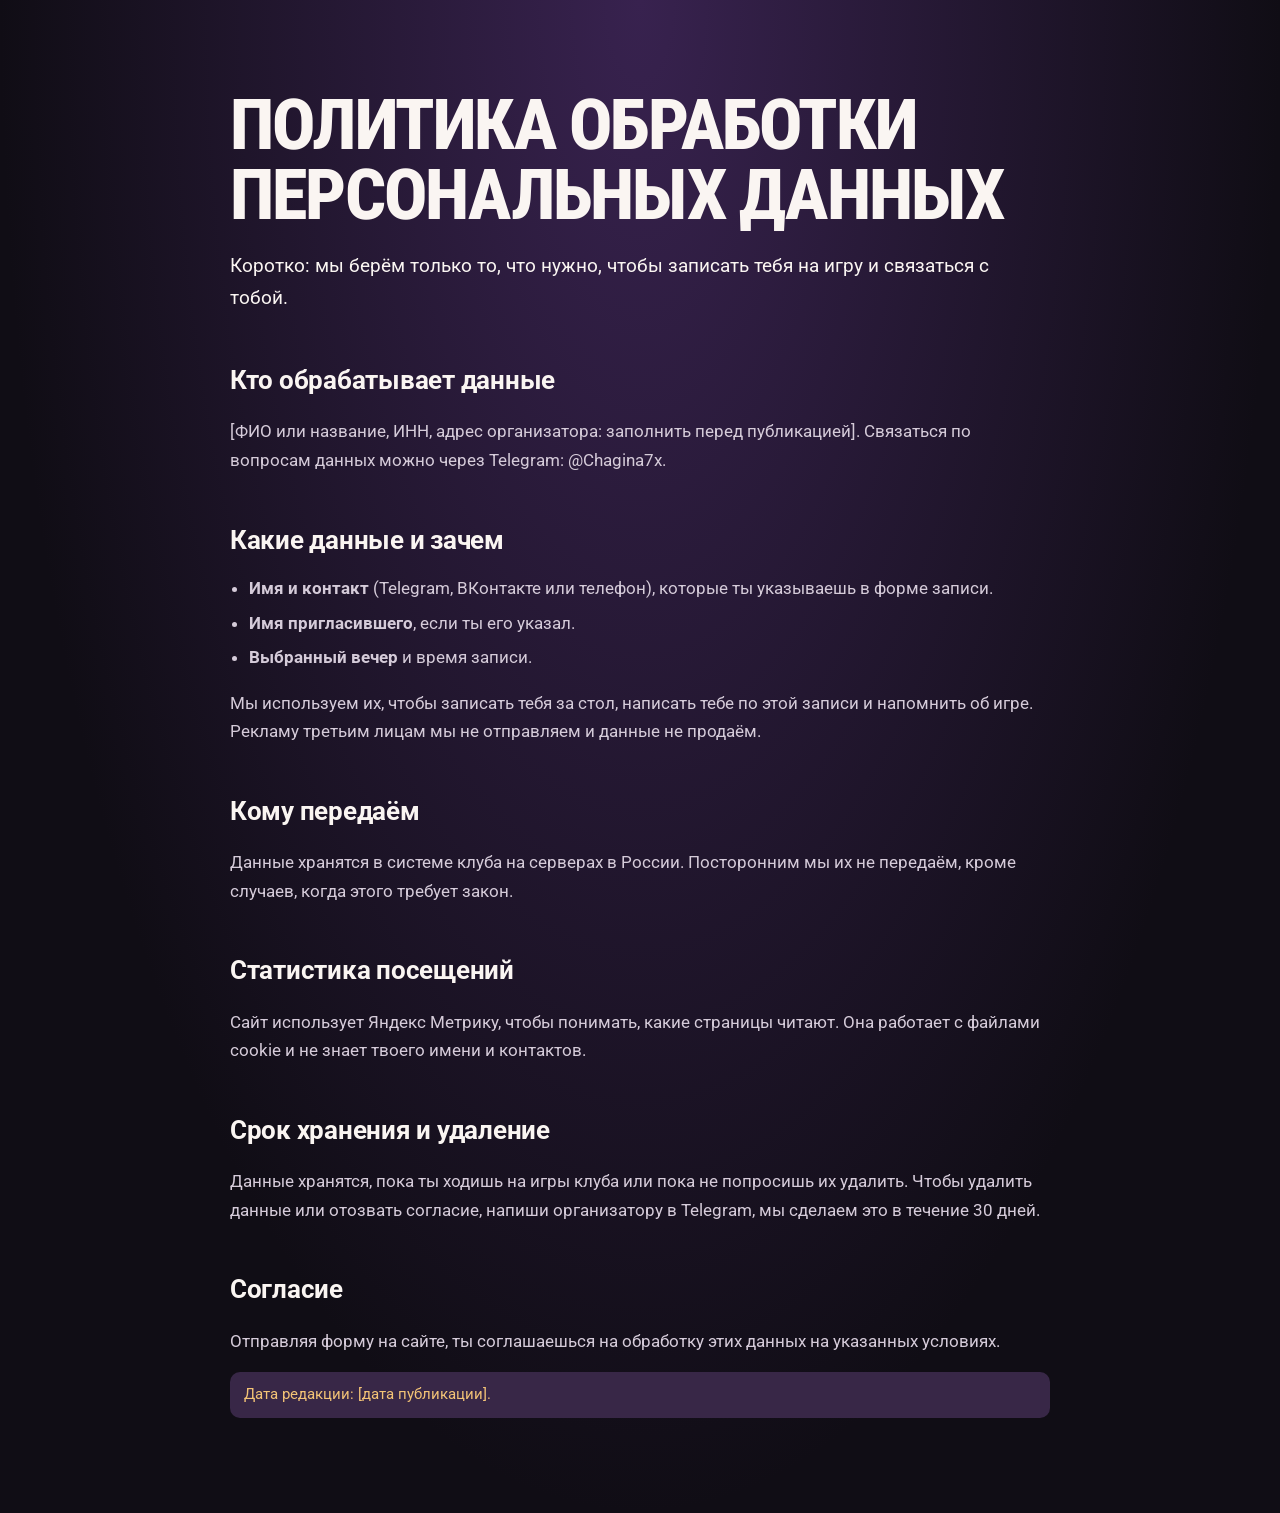
<file: privacy/index.html>
<!doctype html><html lang="ru"><head><meta charset="utf-8"><meta name="viewport" content="width=device-width, initial-scale=1"><title>Политика обработки персональных данных, 2LA noire</title><meta name="description" content="Какие данные мы собираем при записи на игру, зачем и как их удалить."><link rel="canonical" href="https://2lamafia.ru/privacy/"><link rel="icon" href="/img/favicon.png" type="image/png"><link rel="apple-touch-icon" href="/img/apple-touch-icon.png"><link rel="stylesheet" href="/site.css"><link rel="stylesheet" href="/pages.css">  <script src="/welcome.js" defer></script>
  <script src="/account.js" defer></script>
</head>
<body class="page">
  <!-- include: header -->
<main id="content">
<section class="doc"><div class="doc-inner">
<h1>Политика обработки персональных данных</h1>
<p class="doc-lead">Коротко: мы берём только то, что нужно, чтобы записать тебя на игру и связаться с тобой.</p>

<h2>Кто обрабатывает данные</h2>
<p>[ФИО или название, ИНН, адрес организатора: заполнить перед публикацией]. Связаться по вопросам данных можно через Telegram: <a href="https://t.me/Chagina7x">@Chagina7x</a>.</p>

<h2>Какие данные и зачем</h2>
<ul class="doc-list">
<li><strong>Имя и контакт</strong> (Telegram, ВКонтакте или телефон), которые ты указываешь в форме записи.</li>
<li><strong>Имя пригласившего</strong>, если ты его указал.</li>
<li><strong>Выбранный вечер</strong> и время записи.</li>
</ul>
<p>Мы используем их, чтобы записать тебя за стол, написать тебе по этой записи и напомнить об игре. Рекламу третьим лицам мы не отправляем и данные не продаём.</p>

<h2>Кому передаём</h2>
<p>Данные хранятся в системе клуба на серверах в России. Посторонним мы их не передаём, кроме случаев, когда этого требует закон.</p>

<h2>Статистика посещений</h2>
<p>Сайт использует Яндекс Метрику, чтобы понимать, какие страницы читают. Она работает с файлами cookie и не знает твоего имени и контактов.</p>

<h2>Срок хранения и удаление</h2>
<p>Данные хранятся, пока ты ходишь на игры клуба или пока не попросишь их удалить. Чтобы удалить данные или отозвать согласие, напиши организатору в Telegram, мы сделаем это в течение 30 дней.</p>

<h2>Согласие</h2>
<p>Отправляя форму на сайте, ты соглашаешься на обработку этих данных на указанных условиях.</p>
<p class="doc-note">Дата редакции: [дата публикации].</p>
</div></section>
</main>
  <!-- include: footer -->
</body></html>
</file>
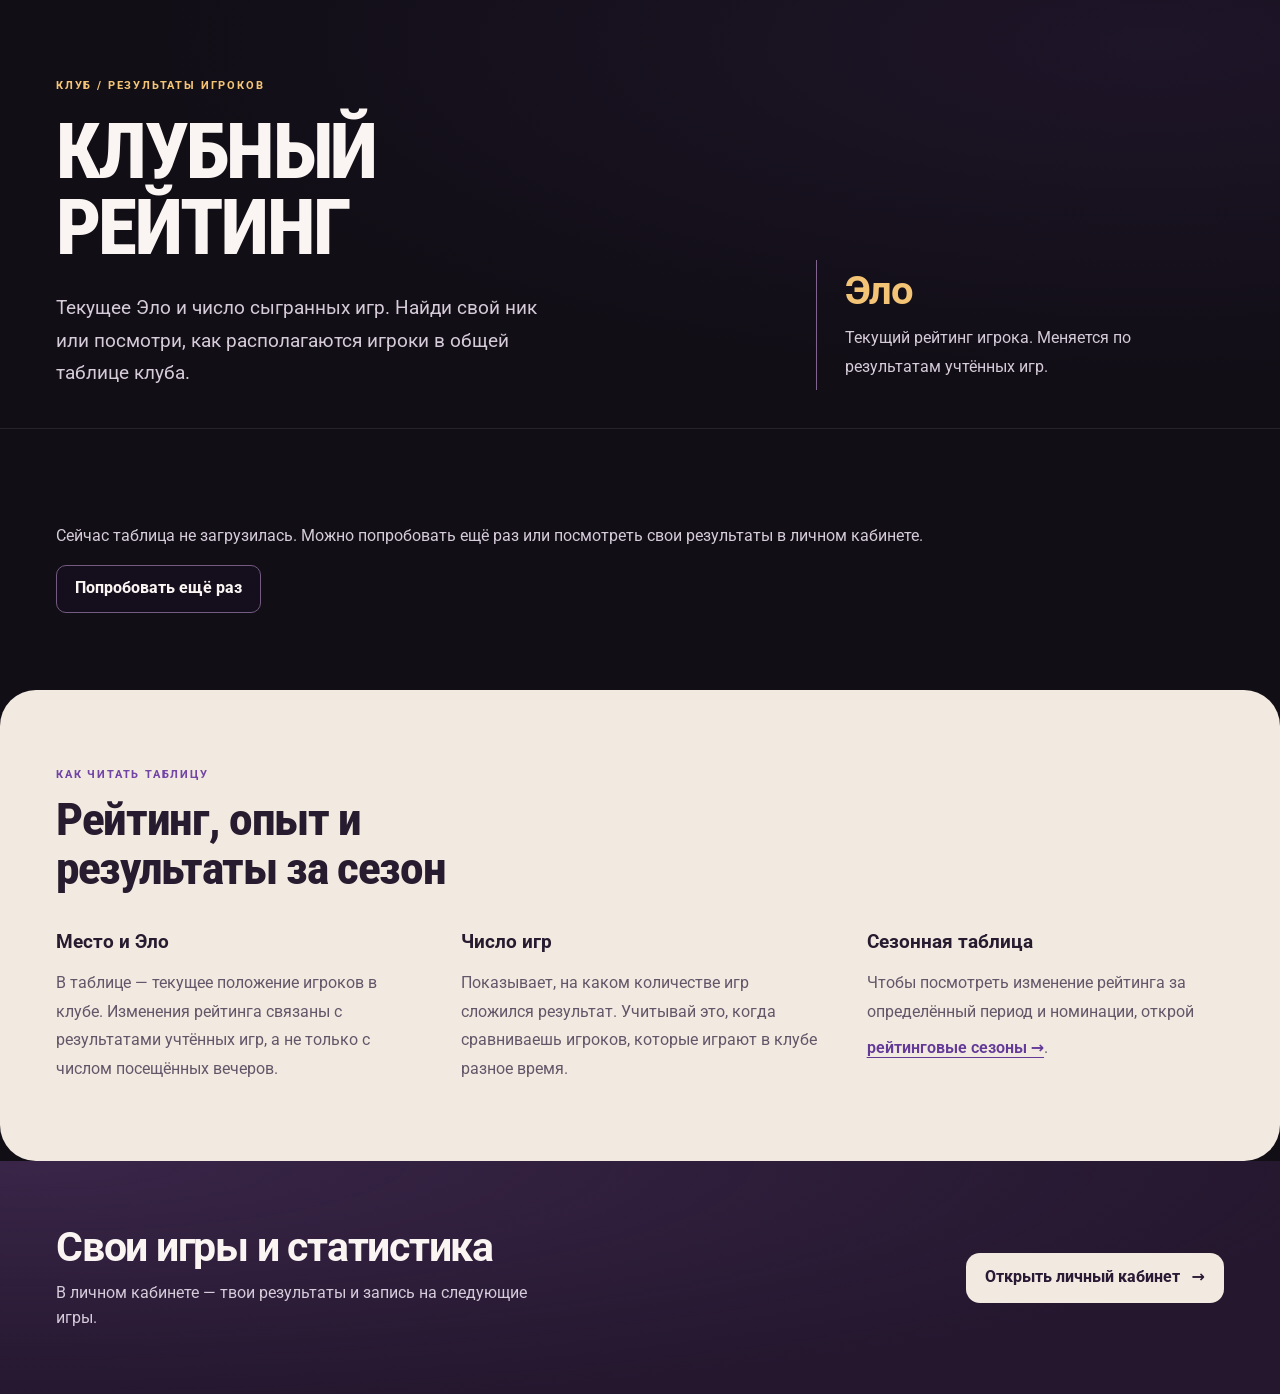
<file: rating/index.html>
<!doctype html>
<html lang="ru">
<head>
  <meta charset="utf-8">
  <meta name="viewport" content="width=device-width, initial-scale=1">
  <title>Клубный рейтинг — 2LA noire</title>
  <meta name="description" content="Клубный рейтинг 2LA noire: поиск по нику, текущее Эло и число учтённых игр.">
  <link rel="canonical" href="https://2lamafia.ru/rating/">
  <meta property="og:type" content="website">
  <meta property="og:locale" content="ru_RU">
  <meta property="og:site_name" content="2LA noire">
  <meta property="og:title" content="Клубный рейтинг — 2LA noire">
  <meta property="og:description" content="Клубный рейтинг 2LA noire: поиск по нику, текущее Эло и число учтённых игр.">
  <meta property="og:url" content="https://2lamafia.ru/rating/">
  <meta property="og:image" content="https://2lamafia.ru/img/evenings/share.jpg">
  <link rel="icon" href="/img/favicon.png" type="image/png">
  <link rel="apple-touch-icon" href="/img/apple-touch-icon.png">
  <link rel="stylesheet" href="/site.css">
  <link rel="stylesheet" href="/interior.css">
  <script src="/welcome.js" defer></script>
  <script src="/cms.js" defer></script>
  <script src="/account.js" defer></script>
</head>
<body class="interior interior-rating">
  <!-- include: header -->
  <main id="content" data-editorial>
<section class="inner-hero page-opening"><div class="inner-shell rating-opening"><div><p class="inner-kicker"><a href="/club/">Клуб</a> / Результаты игроков</p><h1>Клубный рейтинг</h1><p class="inner-lead">Текущее Эло и число сыгранных игр. Найди свой ник или посмотри, как располагаются игроки в общей таблице клуба.</p></div><div class="rating-note"><strong>Эло</strong><p>Текущий рейтинг игрока. Меняется по результатам учтённых игр.</p></div></div></section>
<section class="inner-section"><div class="inner-shell">
<div id="rating-controls" class="ranking-toolbar" hidden><label class="ranking-search" for="rating-search">Найти игрока<input id="rating-search" type="search" placeholder="Ник игрока" autocomplete="off" aria-controls="rating-board"></label><p id="rating-count" class="ranking-count" aria-live="polite"></p></div>
<p id="rating-feedback" class="ranking-status" role="status">Таблица загружается…</p><div class="rating-board" id="rating-board" hidden></div>
<p id="rating-empty" class="ranking-empty" hidden>Такого ника в таблице нет. Попробуй изменить запрос.</p>
<button id="rating-retry" class="secondary-button" type="button" hidden>Попробовать ещё раз</button>
<noscript><p class="ranking-status">Для загрузки таблицы нужен JavaScript. Свои результаты можно посмотреть в <a class="text-link" href="https://app.2lamafia.ru/player">личном кабинете →</a>.</p></noscript>
</div></section><section class="inner-section inner-paper"><div class="inner-shell"><div class="inner-heading"><div><p class="inner-kicker">Как читать таблицу</p><h2>Рейтинг, опыт и результаты за сезон</h2></div></div><div class="ranking-explanation"><div><h3>Место и Эло</h3><p>В таблице — текущее положение игроков в клубе. Изменения рейтинга связаны с результатами учтённых игр, а не только с числом посещённых вечеров.</p></div><div><h3>Число игр</h3><p>Показывает, на каком количестве игр сложился результат. Учитывай это, когда сравниваешь игроков, которые играют в клубе разное время.</p></div><div><h3>Сезонная таблица</h3><p>Чтобы посмотреть изменение рейтинга за определённый период и номинации, открой <a class="text-link" href="/sezony/">рейтинговые сезоны →</a>.</p></div></div></div></section><section class="inner-route"><div class="inner-shell inner-route-grid"><div><h2>Свои игры и статистика</h2><p>В личном кабинете — твои результаты и запись на следующие игры.</p></div><div class="inner-actions"><a class="primary-button" href="https://app.2lamafia.ru/player">Открыть личный кабинет <span aria-hidden="true">→</span></a></div></div></section>
  </main>
  <!-- include: footer -->
</body>
</html>
</file>
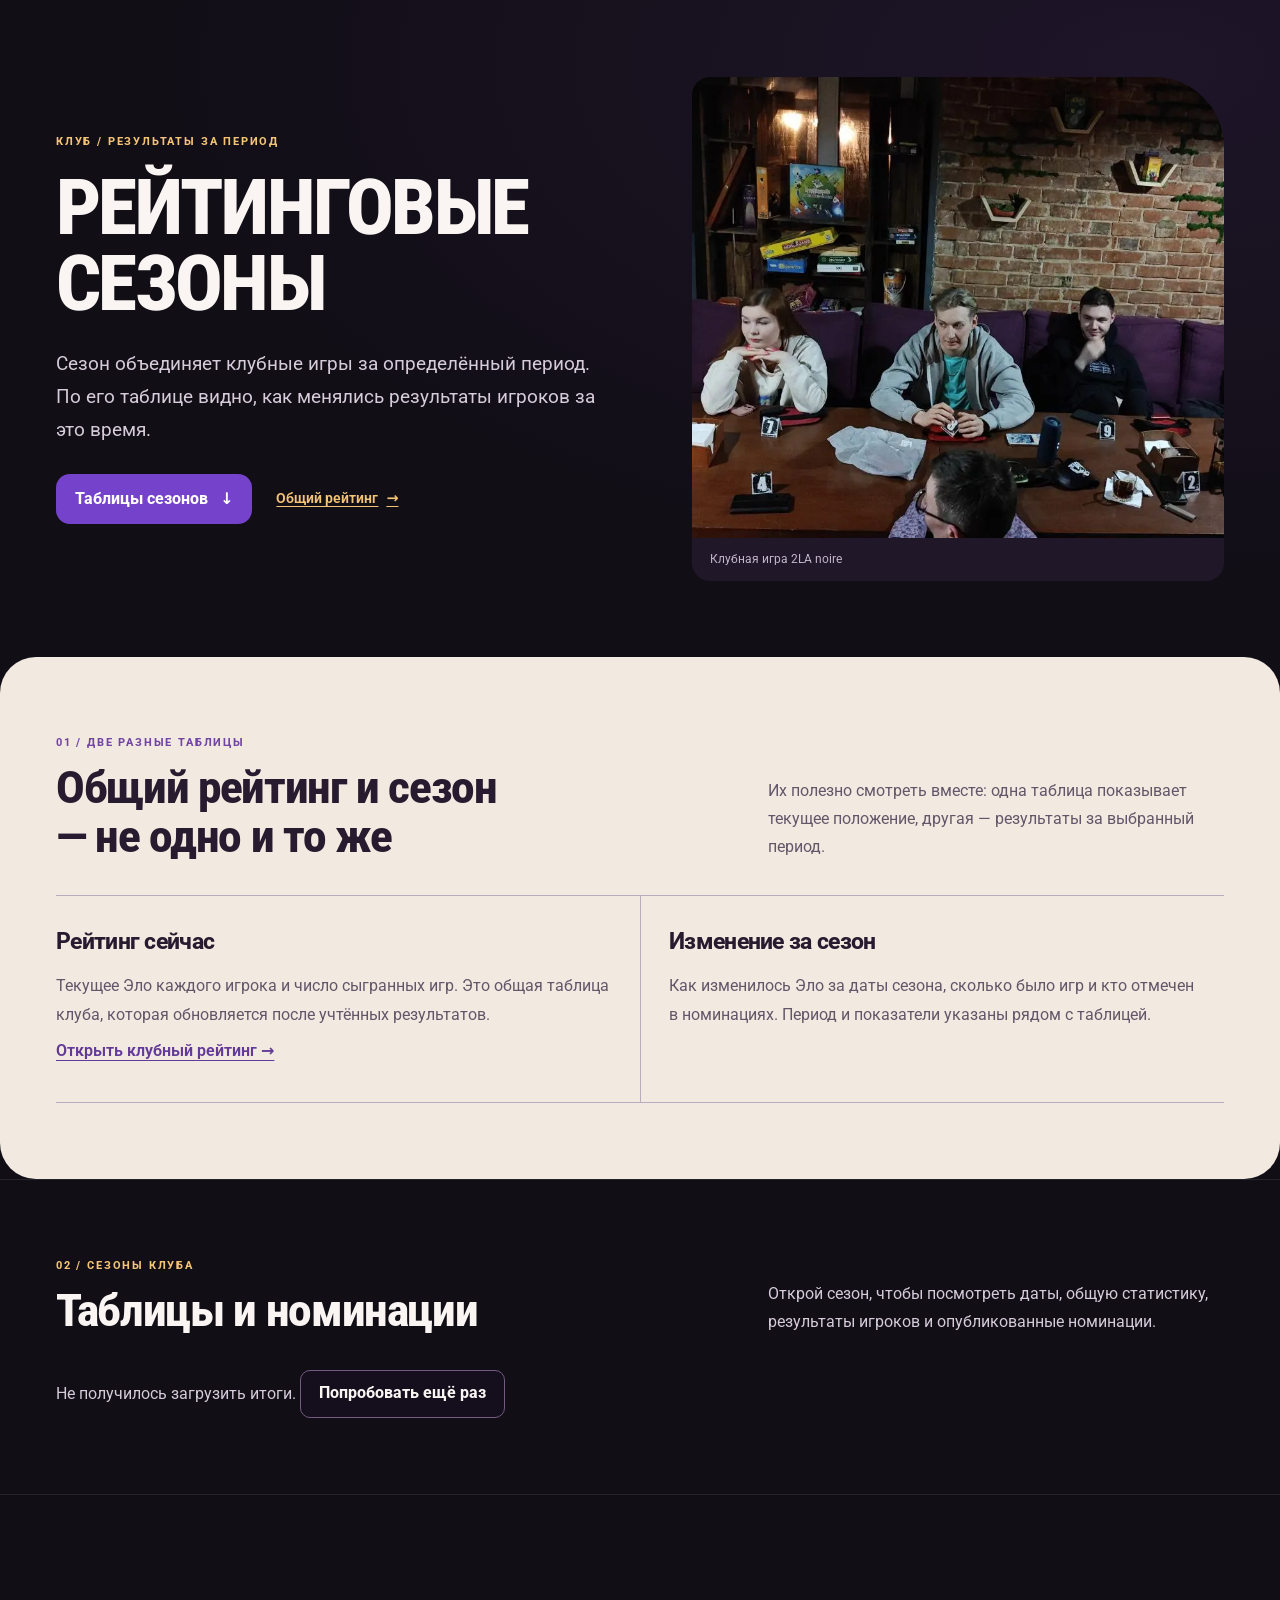
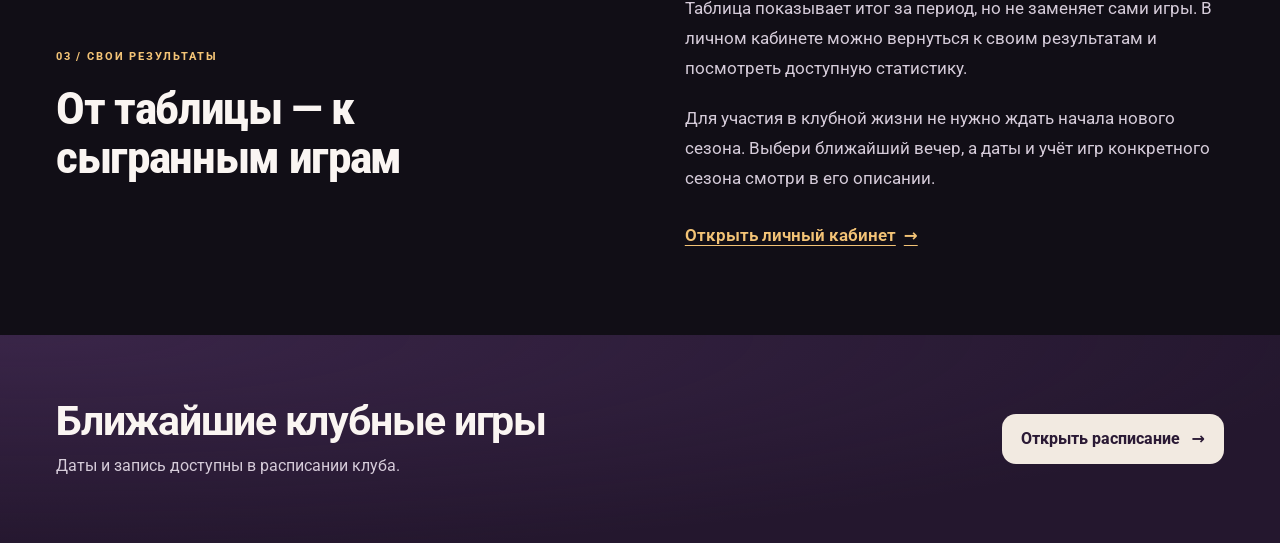
<file: sezony/index.html>
<!doctype html>
<html lang="ru">
<head>
  <meta charset="utf-8">
  <meta name="viewport" content="width=device-width, initial-scale=1">
  <title>Рейтинговые сезоны — 2LA noire</title>
  <meta name="description" content="Таблицы сезонов 2LA noire, изменение Эло, статистика и номинации за выбранный период.">
  <link rel="canonical" href="https://2lamafia.ru/sezony/">
  <meta property="og:type" content="website">
  <meta property="og:locale" content="ru_RU">
  <meta property="og:site_name" content="2LA noire">
  <meta property="og:title" content="Рейтинговые сезоны — 2LA noire">
  <meta property="og:description" content="Таблицы сезонов 2LA noire, изменение Эло, статистика и номинации за выбранный период.">
  <meta property="og:url" content="https://2lamafia.ru/sezony/">
  <meta property="og:image" content="https://2lamafia.ru/img/evenings/club-10.webp">
  <link rel="icon" href="/img/favicon.png" type="image/png">
  <link rel="apple-touch-icon" href="/img/apple-touch-icon.png">
  <link rel="stylesheet" href="/site.css">
  <link rel="stylesheet" href="/interior.css">
  <script src="/welcome.js" defer></script>
  <script src="/cms.js" defer></script>
  <script src="/agenda.js" defer></script>
  <script src="/account.js" defer></script>
</head>
<body class="interior interior-sezony">
  <!-- include: header -->
  <main id="content" data-editorial>
<section class="inner-hero page-opening"><div class="inner-shell inner-hero-grid">
      <div><p class="inner-kicker"><a href="/club/">Клуб</a> / Результаты за период</p><h1>Рейтинговые сезоны</h1><p class="inner-lead">Сезон объединяет клубные игры за определённый период. По его таблице видно, как менялись результаты игроков за это время.</p><div class="inner-actions"><a class="primary-button" href="#season-results-section">Таблицы сезонов <span aria-hidden="true">↓</span></a><a class="text-link" href="/rating/">Общий рейтинг <span aria-hidden="true">→</span></a></div></div>
      <figure class="inner-photo "><img src="/img/evenings/club-10.webp" width="1280" height="720" alt="Игроки слушают друг друга за столом" fetchpriority="high"><figcaption>Клубная игра 2LA noire</figcaption></figure>
    </div></section><section class="inner-section inner-paper"><div class="inner-shell"><div class="inner-heading"><div><p class="inner-kicker">01 / Две разные таблицы</p><h2>Общий рейтинг и сезон — не одно и то же</h2></div><p>Их полезно смотреть вместе: одна таблица показывает текущее положение, другая — результаты за выбранный период.</p></div><div class="season-compare"><div><strong>Рейтинг сейчас</strong><p>Текущее Эло каждого игрока и число сыгранных игр. Это общая таблица клуба, которая обновляется после учтённых результатов.</p><a class="text-link" href="/rating/">Открыть клубный рейтинг →</a></div><div><strong>Изменение за сезон</strong><p>Как изменилось Эло за даты сезона, сколько было игр и кто отмечен в номинациях. Период и показатели указаны рядом с таблицей.</p></div></div></div></section>
<section class="inner-section inner-results" id="season-results-section"><div class="inner-shell"><div class="inner-heading"><div><p class="inner-kicker">02 / Сезоны клуба</p><h2>Таблицы и номинации</h2></div><p>Открой сезон, чтобы посмотреть даты, общую статистику, результаты игроков и опубликованные номинации.</p></div><div id="season-results" class="agenda" hidden></div><p class="results-fallback" data-results-for="season-results" role="status">Загружаем опубликованные итоги…</p></div></section>
<section class="inner-section"><div class="inner-shell inner-split"><div><p class="inner-kicker">03 / Свои результаты</p><h2 class="inner-section-title">От таблицы — к сыгранным играм</h2></div><div class="inner-copy"><p>Таблица показывает итог за период, но не заменяет сами игры. В личном кабинете можно вернуться к своим результатам и посмотреть доступную статистику.</p><p>Для участия в клубной жизни не нужно ждать начала нового сезона. Выбери ближайший вечер, а даты и учёт игр конкретного сезона смотри в его описании.</p><a class="text-link" href="https://app.2lamafia.ru/player">Открыть личный кабинет <span aria-hidden="true">→</span></a></div></div></section><section class="inner-route"><div class="inner-shell inner-route-grid"><div><h2>Ближайшие клубные игры</h2><p>Даты и запись доступны в расписании клуба.</p></div><div class="inner-actions"><a class="primary-button" href="/igry/">Открыть расписание <span aria-hidden="true">→</span></a></div></div></section>
  </main>
  <!-- include: footer -->
</body>
</html>
</file>
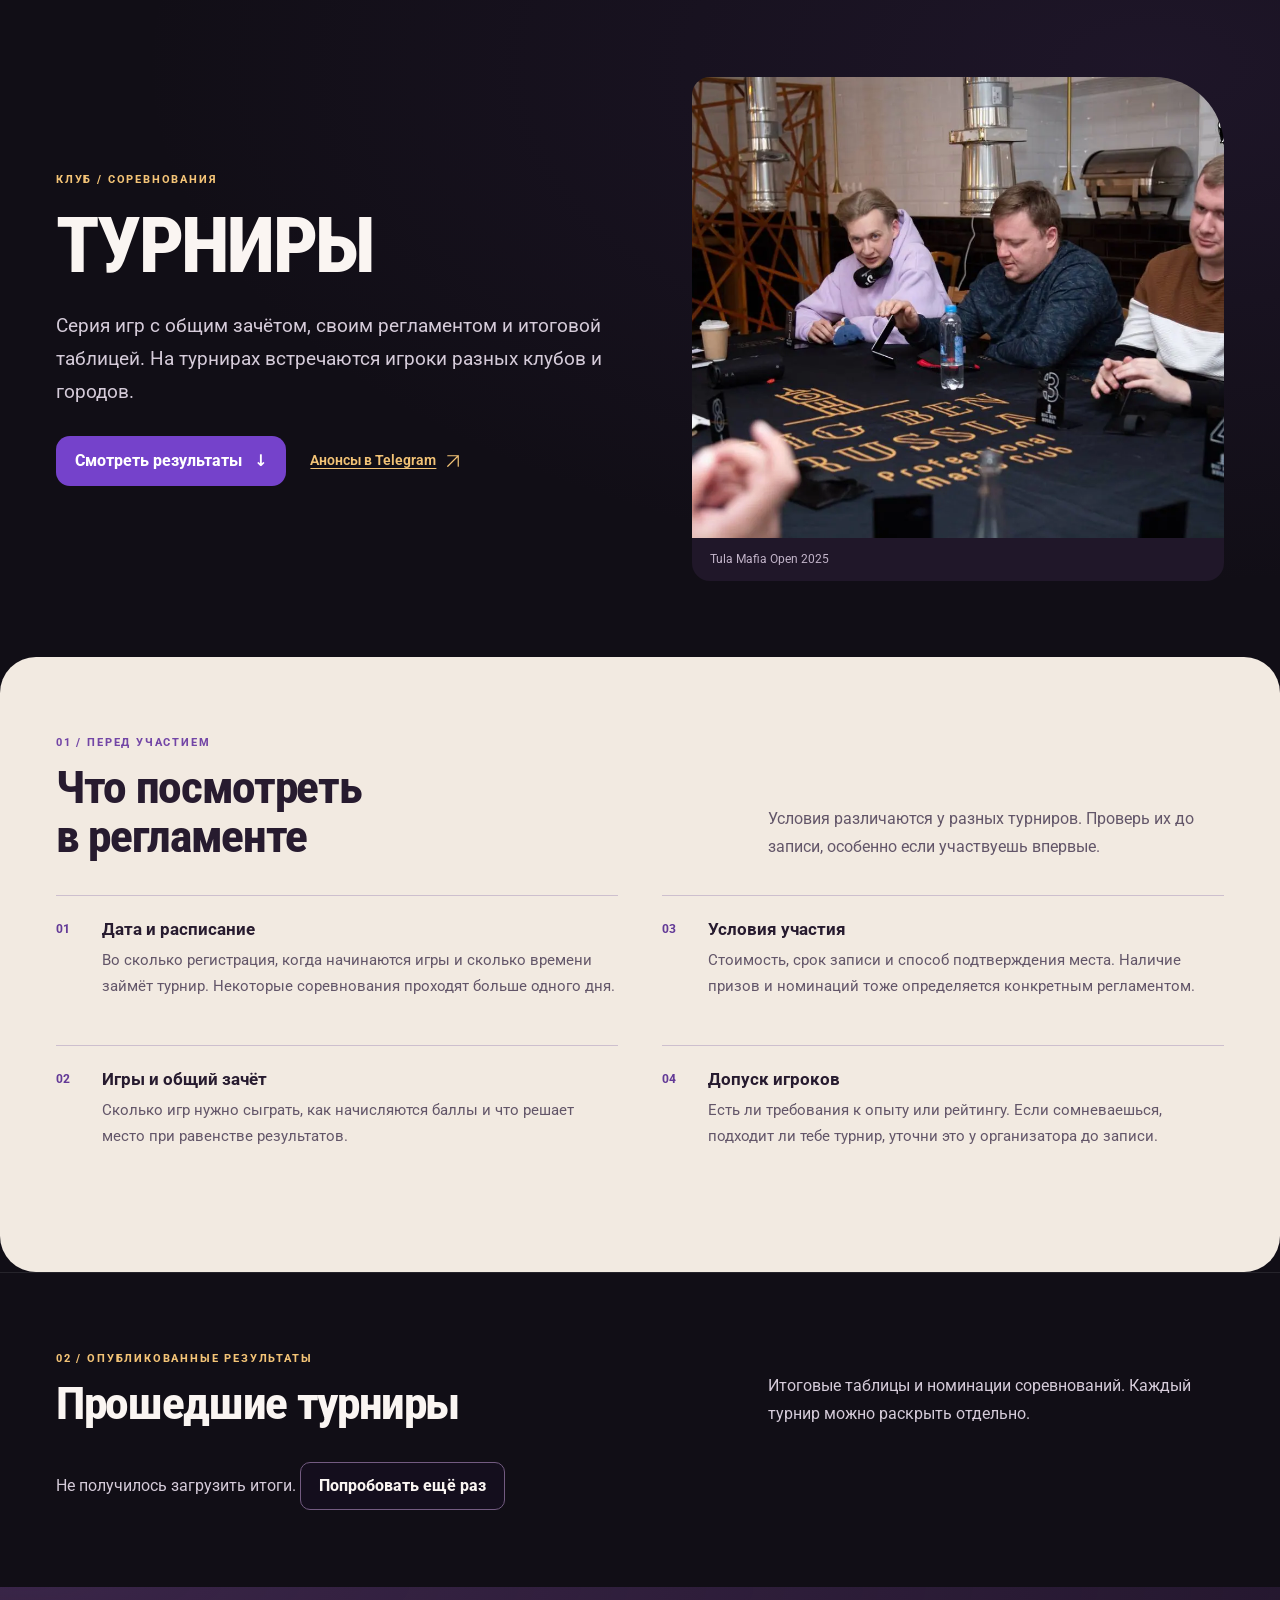
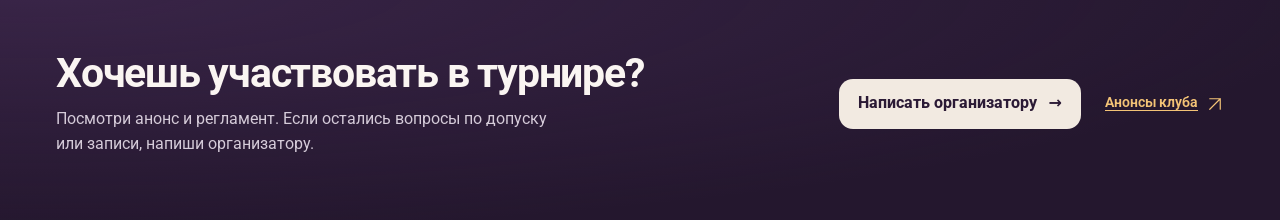
<file: turniry/index.html>
<!doctype html>
<html lang="ru">
<head>
  <meta charset="utf-8">
  <meta name="viewport" content="width=device-width, initial-scale=1">
  <title>Турниры — 2LA noire</title>
  <meta name="description" content="Турниры 2LA noire: условия участия, регламенты, итоговые таблицы и номинации прошедших соревнований.">
  <link rel="canonical" href="https://2lamafia.ru/turniry/">
  <meta property="og:type" content="website">
  <meta property="og:locale" content="ru_RU">
  <meta property="og:site_name" content="2LA noire">
  <meta property="og:title" content="Турниры — 2LA noire">
  <meta property="og:description" content="Турниры 2LA noire: условия участия, регламенты, итоговые таблицы и номинации прошедших соревнований.">
  <meta property="og:url" content="https://2lamafia.ru/turniry/">
  <meta property="og:image" content="https://2lamafia.ru/img/evenings/club-03.webp">
  <link rel="icon" href="/img/favicon.png" type="image/png">
  <link rel="apple-touch-icon" href="/img/apple-touch-icon.png">
  <link rel="stylesheet" href="/site.css">
  <link rel="stylesheet" href="/interior.css">
  <script src="/welcome.js" defer></script>
  <script src="/cms.js" defer></script>
  <script src="/agenda.js" defer></script>
  <script src="/account.js" defer></script>
</head>
<body class="interior interior-turniry">
  <!-- include: header -->
  <main id="content" data-editorial>
<section class="inner-hero page-opening"><div class="inner-shell inner-hero-grid">
      <div><p class="inner-kicker"><a href="/club/">Клуб</a> / Соревнования</p><h1>Турниры</h1><p class="inner-lead">Серия игр с общим зачётом, своим регламентом и итоговой таблицей. На турнирах встречаются игроки разных клубов и городов.</p><div class="inner-actions"><a class="primary-button" href="#tournament-results-section">Смотреть результаты <span aria-hidden="true">↓</span></a><a class="text-link" data-club-telegram href="https://t.me/mafiatulasport">Анонсы в Telegram <svg viewBox="0 0 24 24" fill="none" stroke="currentColor" stroke-width="1.6" stroke-linecap="round" stroke-linejoin="round" aria-hidden="true"><path d="M5 19 19 5M5 5h14v14"/></svg></a></div></div>
      <figure class="inner-photo "><img src="/img/evenings/club-03.webp" width="1280" height="847" alt="Игроки за столом на Tula Mafia Open 2025" fetchpriority="high"><figcaption>Tula Mafia Open 2025</figcaption></figure>
    </div></section><section class="inner-section inner-paper"><div class="inner-shell"><div class="inner-heading"><div><p class="inner-kicker">01 / Перед участием</p><h2>Что посмотреть в регламенте</h2></div><p>Условия различаются у разных турниров. Проверь их до записи, особенно если участвуешь впервые.</p></div><div class="tournament-checks"><ul class="inner-list"><li><span class="list-number">01</span><div><h3>Дата и расписание</h3><p>Во сколько регистрация, когда начинаются игры и сколько времени займёт турнир. Некоторые соревнования проходят больше одного дня.</p></div></li><li><span class="list-number">02</span><div><h3>Игры и общий зачёт</h3><p>Сколько игр нужно сыграть, как начисляются баллы и что решает место при равенстве результатов.</p></div></li></ul><ul class="inner-list"><li><span class="list-number">03</span><div><h3>Условия участия</h3><p>Стоимость, срок записи и способ подтверждения места. Наличие призов и номинаций тоже определяется конкретным регламентом.</p></div></li><li><span class="list-number">04</span><div><h3>Допуск игроков</h3><p>Есть ли требования к опыту или рейтингу. Если сомневаешься, подходит ли тебе турнир, уточни это у организатора до записи.</p></div></li></ul></div></div></section><section class="inner-section inner-results" id="tournament-results-section"><div class="inner-shell"><div class="inner-heading"><div><p class="inner-kicker">02 / Опубликованные результаты</p><h2>Прошедшие турниры</h2></div><p>Итоговые таблицы и номинации соревнований. Каждый турнир можно раскрыть отдельно.</p></div><div id="tournament-results" class="agenda" hidden></div><p class="results-fallback" data-results-for="tournament-results" role="status">Загружаем опубликованные итоги…</p></div></section><section class="inner-route"><div class="inner-shell inner-route-grid"><div><h2>Хочешь участвовать в турнире?</h2><p>Посмотри анонс и регламент. Если остались вопросы по допуску или записи, напиши организатору.</p></div><div class="inner-actions"><a class="primary-button" data-organizer href="https://t.me/Chagina7x">Написать организатору <span aria-hidden="true">→</span></a><a class="text-link" data-club-telegram href="https://t.me/mafiatulasport">Анонсы клуба <svg viewBox="0 0 24 24" fill="none" stroke="currentColor" stroke-width="1.6" stroke-linecap="round" stroke-linejoin="round" aria-hidden="true"><path d="M5 19 19 5M5 5h14v14"/></svg></a></div></div></section>
  </main>
  <!-- include: footer -->
</body>
</html>
</file>
<file: site.css>
@font-face {
  font-family: Roboto;
  src: url("/fonts/roboto.woff2") format("woff2");
  font-style: normal;
  font-weight: 100 900;
  font-stretch: 75% 100%;
  font-display: swap;
}
:root {
  color-scheme: dark;
  --font: Roboto, system-ui, -apple-system, "Segoe UI", sans-serif;
  --ink: #100d15;
  --ink-raised: #17111f;
  --surface: #201729;
  --text: #faf5f2;
  --muted: #d5cbd9;
  --faint: #c2b4c9;
  --line: #4f3d58;
  --accent: #7542cb;
  --accent-hot: #824ad9;
  --link: #f3c376;
  --on-accent: #fff;
  --violet-light: #c7a4fb;
  --gutter: clamp(20px, 5vw, 56px);
}

* { box-sizing: border-box; }
html { background: var(--ink); scroll-behavior: smooth; }
body { margin: 0; color: var(--text); font: 1rem/1.55 var(--font); }
a { color: inherit; text-decoration: none; }
button, input, select, textarea { font: inherit; }
img { display: block; max-width: 100%; }
[hidden] { display: none !important; }
:focus-visible { outline: 3px solid var(--link); outline-offset: 4px; }
:target { scroll-margin-top: 24px; }
.skip-link { position: fixed; top: 10px; left: 10px; z-index: 50; padding: 10px 16px; background: var(--text); color: var(--ink); transform: translateY(-150%); }
.skip-link:focus { transform: translateY(0); }
.analytics-pixel { position: absolute; left: -9999px; }

.section-inner, .header-inner { width: 100%; max-width: 1380px; margin: 0 auto; padding-inline: var(--gutter); }
.section { padding: clamp(52px, 7.3vw, 104px) 0; border-top: 1px solid var(--line); }
.eyebrow { margin: 0 0 15px; color: var(--link); font-size: .78rem; font-weight: 750; letter-spacing: .13em; text-transform: uppercase; }
.section h2, .page-opening h1 {
  margin: 0;
  font-size: clamp(2rem, 5.5vw, 4.8rem);
  font-stretch: 80%;
  font-weight: 820;
  line-height: .99;
  letter-spacing: -.025em;
  text-transform: uppercase;
  text-wrap: balance;
}
.section-copy { color: var(--muted); max-width: 55ch; margin: 20px 0 24px; line-height: 1.65; }

.site-header { border-bottom:1px solid #ffffff12; background:#110d16; }
.header-inner { display:flex; align-items:center; justify-content:space-between; gap:24px; min-height:84px; }
.brand { display: inline-flex; align-items: center; gap: 10px; min-width: max-content; }
.brand-mark { display: grid; place-items: center; width: 44px; height: 58px; }
.brand-logo { width: 38px; height: 56px; object-fit: contain; mix-blend-mode: screen; }
.brand-name { display:block; width:138px; height:24px; }
.brand-wordmark { display:block; width:100%; height:100%; mix-blend-mode:screen; }
.main-nav { display:flex; align-items:center; gap:3px; padding:5px; border:1px solid #ffffff12; border-radius:17px; background:#ffffff04; }
.main-nav a { display:inline-flex; align-items:center; justify-content:center; min-height:42px; padding:10px 13px; border-radius:12px; color:var(--muted); font-size:.84rem; font-weight:600; line-height:1.2; white-space:nowrap; transition:background-color .18s,color .18s; }
.main-nav a:hover,.main-nav a[aria-current] { background:#ffffff0d; color:var(--text); }
.main-nav .nav-booking { background:#7542cb; color:#fff; }
.main-nav .nav-booking:hover,.main-nav .nav-booking[aria-current] { background:#8655d7; color:#fff; }
.header-actions,.account { display:flex; align-items:center; gap:8px; }
.account a { display:inline-flex; align-items:center; justify-content:center; gap:10px; min-height:46px; padding:11px 16px; border:1px solid transparent; border-radius:14px; background:#f2eae1; color:#25182e; font-size:.84rem; font-weight:700; line-height:1.3; white-space:nowrap; transition:background-color .18s,border-color .18s; }
.account a:hover { background:#fff8ef; }
.account svg { width:17px; height:17px; flex:none; }
.account .account-crm { border-color:#ffffff25; background:#ffffff04; color:var(--muted); }
.account .account-crm:hover { border-color:#ac87d4; background:#372444; color:#fff; }
.account-label-short { display:none; }
#page-top { scroll-margin-top:0; }

.hero {
  overflow: clip;
  padding: clamp(46px, 7vw, 102px) 0 clamp(22px, 4vw, 58px);
  background:
    radial-gradient(ellipse at 4% 19%, #80603466, transparent 45%),
    radial-gradient(ellipse at 88% 49%, #59309c8c, transparent 54%),
    linear-gradient(180deg, #100c15 0%, #191121 68%, var(--ink) 100%);
}
.hero-layout { display: grid; gap: clamp(36px, 5.3vw, 76px); grid-template-columns: minmax(0, 1fr); }
.hero-copy { text-align: center; }
.hero .eyebrow { margin-bottom: clamp(10px, 1.6vw, 19px); }
.hero h1 {
  margin: 0;
  font-size: clamp(2.45rem, 8.8vw, 7.65rem);
  font-stretch: 75%;
  font-weight: 850;
  line-height: .91;
  letter-spacing: -.022em;
  text-transform: uppercase;
}
.hero h1 span { color: var(--link); }
.hero-lead { max-width: 47ch; margin: clamp(16px, 2.1vw, 27px) auto 0; color: var(--muted); font-size: clamp(1rem, 1.7vw, 1.31rem); }
.hero-actions { display: flex; justify-content: center; align-items: center; flex-wrap: wrap; gap: 10px 14px; margin-top: clamp(19px, 2.6vw, 33px); }
.hero-visual {
  min-width: 0;
  overflow: hidden;
  border: 1px solid #806597;
  border-radius: clamp(18px, 3.5vw, 42px);
  box-shadow: 0 0 clamp(20px, 5vw, 64px) #944af557, 0 18px 55px #0008;
  background: var(--surface);
}
.hero-slide { margin: 0; overflow: hidden; background: var(--surface); }
.hero-slide img { width: 100%; height: auto; aspect-ratio: 2.36; object-fit: cover; object-position: center 68%; }
.hero-slide:nth-child(2) img { object-position: center 45%; }
.hero-slide:nth-child(3) img { object-position: center 41%; }
.hero-slide:nth-child(4) img { object-position: center 57%; }
@media (prefers-reduced-motion: no-preference) {
  .hero-copy, .hero-visual { animation: hero-appear .56s ease-out both; }
  .hero-visual { animation-delay: .06s; }
  .hero-slide:not(:first-child) img { animation: photo-appear .32s ease-out both; }
  .photo img { transition: transform .3s ease-out; }
  .primary-button, .secondary-button,   .button-arrow { transition: transform .18s ease-out; }
  .primary-button:hover .button-arrow { transform: translateX(4px); }
}
@keyframes photo-appear {
  from { opacity: .55; transform: scale(1.025); }
  to { opacity: 1; transform: none; }
}
@keyframes hero-appear {
  from { opacity: .45; transform: translateY(8px); }
  to { opacity: 1; transform: none; }
}

.primary-button, .secondary-button { display: inline-flex; align-items: center; justify-content: space-between; gap: 12px; min-height: 48px; padding: 11px 18px; border: 1px solid transparent; border-radius: 10px; font-weight: 750; line-height: 1.3; }
.primary-button { background: var(--accent); color: var(--on-accent); box-shadow: 0 5px 26px #8748e25c; }
.primary-button:hover { background: var(--accent-hot); }
.secondary-button { border-color: #735b81; color: var(--text); background: #160f22a8; }
.secondary-button:hover { border-color: var(--link); }
.button-arrow { font-size: 1.3em; font-weight: 500; line-height: 1; }
.text-link, .faq-list p a { color: var(--link); text-decoration: underline; text-underline-offset: .24em; }
.text-link { display: inline-flex; align-items: center; gap: 8px; min-height: 44px; font-weight: 630; }

.first-visit { background: radial-gradient(ellipse at 80% 5%, #392348, transparent 67%), var(--ink-raised); }
.first-visit-photo {
  display: grid;
  place-items: center;
  margin: clamp(24px, 4vw, 48px) 0 0;
  border-radius: clamp(16px, 3vw, 30px);
  background: radial-gradient(ellipse at center, #583447, var(--ink));
}
.first-visit-photo img { width: auto; height: auto; max-height: min(560px, 105vw); border-radius: 14px; }
.first-visit-link { margin-top: 20px; }
.section-heading { display: grid; grid-template-columns: 1fr 1fr; gap: 24px 48px; align-items: end; }
.section-heading > p, .section-heading #newcomers-copy { color: var(--muted); max-width: 48ch; margin: 0; }
.steps { list-style: none; display: grid; grid-template-columns: repeat(3, 1fr); gap: 24px; margin: 31px 0 0; padding: 0; }
.steps li { border-top: 1px solid var(--line); padding: 18px 12px 0 0; }
.step-time { color: var(--link); font-size: clamp(1.35rem, 3vw, 2.6rem); font-weight: 810; line-height: 1.05; letter-spacing: -.05em; font-variant-numeric: tabular-nums; }
.steps h3, .audience h3 { margin: 8px 0; font-size: 1.17rem; line-height: 1.3; }
.steps p, .audience p { color: var(--muted); margin: 0; }

.about-layout, .place-layout, .rating-layout, .faq-layout { display: grid; grid-template-columns: minmax(0, 1fr) minmax(0, 1fr); align-items: start; gap: 32px clamp(30px, 6vw, 85px); }
.game-intro { background: radial-gradient(ellipse at 96% 8%, #402365, transparent 68%), var(--ink-raised); }
.game-intro h2 { color: var(--link); }
.audience { min-width: 0; padding: clamp(18px, 3vw, 36px); border: 1px solid var(--line); border-radius: 24px; background: #181021b8; }
.audience h3 { margin: 0 0 12px; }
.benefit-grid { margin-top: 22px; display: grid; gap: 14px; }
.benefit-grid article { border-top: 1px solid var(--line); padding-top: 14px; }
.benefit-grid h4 { margin: 0 0 4px; }
.game-stages { list-style: none; margin: 16px 0 0; padding: 0; display: grid; gap: 10px; }
.game-stages li { position: relative; display: grid; gap: 2px; padding: 10px 0 10px 18px; border-left: 1px solid var(--line); }
.game-stages li::before { content: ""; position: absolute; inset: 17px auto auto -4px; width: 7px; height: 7px; border-radius: 50%; background: var(--link); }
.game-stages strong { font-size: .95rem; }
.game-stages span { color: var(--muted); font-size: .9rem; }
.audience .culture-copy { margin-top: 15px; }

.gallery-section { background: radial-gradient(ellipse at 18% 0%, #44305e, transparent 65%), var(--ink); }
.gallery-heading { display: flex; flex-wrap: wrap; align-items: end; justify-content: space-between; gap: 12px 20px; margin-bottom: 25px; }
.gallery-heading h2, .gallery-heading h1 { max-width: 19ch; }
.photo-grid > .photo { aspect-ratio: 4 / 3; }
.photo-grid { display: grid; grid-template-columns: repeat(3, minmax(0, 1fr)); gap: 12px; }
.photo { position: relative; display: block; aspect-ratio: 4 / 5; overflow: hidden; border: 1px solid var(--line); border-radius: 13px; background: var(--surface); cursor: zoom-in; }
.photo img { width: 100%; height: 100%; object-fit: cover; object-position: center 46%; }
.photo:hover img, .photo:focus-visible img { transform: scale(1.045); }
.photo-dialog { width: min(95vw, 960px); max-height: 92vh; max-height: 92dvh; margin: auto; padding: 14px; border: 1px solid var(--line); border-radius: 16px; color: var(--text); background: var(--ink-raised); }
.photo-dialog[open] { display: grid; grid-template-columns: 44px minmax(0, 1fr) 44px; align-items: center; gap: 5px; }
.photo-dialog::backdrop { background: #29212be0; }
.photo-dialog figure { margin: 0; }
.photo-dialog img { width: 100%; height: min(69vh, 690px); height: min(69dvh, 690px); object-fit: contain; }
.photo-dialog figcaption { text-align: center; color: var(--muted); padding: 8px 3px; font-size: .9rem; }
.photo-dialog form { grid-column: 1 / -1; justify-self: end; }
.photo-dialog button { display: grid; place-items: center; min-width: 44px; min-height: 44px; border: 1px solid var(--line); border-radius: 9px; color: var(--text); background: var(--surface); cursor: pointer; font-size: 1.7rem; line-height: 1; }

.place { background: var(--ink-raised); }
.place-layout { grid-template-columns: minmax(0, 1fr); }
.rating-board { min-width: 0; }
.rating-table { width: 100%; border-collapse: collapse; font-size: .94rem; }
.rating-table caption { text-align: left; font-weight: 730; margin-bottom: 9px; }
.rating-table th, .rating-table td { text-align: left; padding: 8px 9px; border-bottom: 1px solid var(--line); overflow-wrap: anywhere; }
.rating-table th { color: var(--muted); font-size: .82rem; }
.rating-table td:not(:nth-child(2)) { font-variant-numeric: tabular-nums; }
.rating-table td:first-child { color: var(--link); }
.faq-list summary { cursor: pointer; }
.faq { background: var(--ink-raised); }
.faq-list details { border-bottom: 1px solid var(--line); }
.faq-list summary { padding: 13px 0; font-weight: 680; }
.faq-list p { margin: 0 0 15px; color: var(--muted); }

.site-footer { position:relative; border-top:1px solid #ffffff18; background:radial-gradient(ellipse at 0 0,#54317436,transparent 65%),#110d16; }
.footer-inner { display:grid; grid-template-columns:minmax(0,1.2fr) minmax(0,.7fr) minmax(0,1fr); align-items:start; gap:clamp(28px,5vw,76px); padding-block:clamp(44px,6vw,76px) 44px; }
.footer-inner > * { min-width:0; }
.footer-brand .brand-name { width:200px; height:35px; }
.footer-description { max-width:24ch; margin:22px 0 26px; color:var(--muted); font-size:clamp(1.1rem,1.7vw,1.4rem); line-height:1.5; letter-spacing:-.015em; }
.footer-write { display:inline-flex; align-items:center; justify-content:space-between; gap:24px; min-height:54px; max-width:100%; padding:14px 18px; border:1px solid #fff0; border-radius:14px; background:#f2eae1; color:#2b1936; font-size:.9rem; font-weight:700; line-height:1.4; }
.footer-write:hover { background:#fff7ed; }
.footer-write svg,.footer-location svg,.footer-bottom a svg { width:18px; height:18px; flex:none; }
.footer-label { margin:0 0 20px; color:#bba7c8; font-size:.7rem; font-weight:750; line-height:1.5; letter-spacing:.14em; text-transform:uppercase; }
.footer-page-links { display:grid; align-content:start; gap:0; }
.footer-page-links a { display:flex; align-items:center; min-height:40px; width:fit-content; color:var(--muted); font-size:.95rem; line-height:1.4; }
.footer-page-links a:hover { color:var(--link); text-decoration:underline; text-underline-offset:5px; }
.footer-socials { display:grid; grid-template-columns:repeat(2,minmax(0,1fr)); gap:12px; }
.footer-social { display:grid; grid-template-columns:minmax(0,1fr) 18px; align-content:space-between; gap:20px 10px; min-height:118px; padding:18px 16px; border:1px solid #ffffff1f; border-radius:16px; background:linear-gradient(145deg,#ffffff08,#ffffff02); transition:border-color .18s,background-color .18s; }
.footer-social:hover { border-color:#b38bda; background-color:#44265555; }
.footer-social-icon { width:27px; height:27px; color:#d5b9f2; }
.footer-social-arrow { width:18px; height:18px; align-self:start; color:#bba7c8; }
.footer-social span { grid-column:1 / -1; color:var(--text); font-size:.9rem; font-weight:600; line-height:1.45; }
.footer-location { display:inline-flex; align-items:center; gap:18px; min-height:44px; margin-top:18px; color:var(--muted); font-size:.85rem; }
.footer-location:hover { color:var(--link); }
.footer-bottom { border-top:1px solid #ffffff12; }
.footer-bottom-inner { display:flex; align-items:center; justify-content:space-between; gap:16px; min-height:76px; color:#ae9fb8; font-size:.78rem; }
.footer-bottom a { display:inline-flex; align-items:center; gap:14px; min-height:44px; }
.footer-bottom a:hover { color:var(--text); }

@media (min-width: 1241px) {
  .site-header { position: sticky; top: 0; z-index: 10; background: #110d16ed; backdrop-filter: blur(10px); }
  :target { scroll-margin-top: 104px; }
}
@media (max-width: 1240px) {
  .header-inner { flex-wrap:wrap; gap:12px 16px; min-height:0; padding-block:12px; }
  .header-inner .main-nav { order:3; display:grid; grid-template-columns:repeat(6,minmax(0,1fr)); width:100%; }
  .header-inner .main-nav a { min-width:0; min-height:44px; padding:8px; text-align:center; white-space:normal; }
}
@media (max-width:900px) {
  .footer-inner { grid-template-columns:repeat(2,minmax(0,1fr)); gap:36px; }
  .footer-brand-block { grid-column:1 / -1; }
  .footer-description { margin-block:18px 22px; }
}
@media (max-width: 760px) {
  .hero-layout, .section-heading, .about-layout, .place-layout, .rating-layout, .faq-layout { grid-template-columns: minmax(0, 1fr); }
  .hero-slide img { aspect-ratio: 1.56; }
  .photo-grid { grid-template-columns: repeat(2, minmax(0, 1fr)); gap: 8px; }
  .steps { grid-template-columns: minmax(0, 1fr); gap: 18px; margin-top: 25px; }
  .header-inner .main-nav { grid-template-columns:repeat(3,minmax(0,1fr)); }
  .account-crm span { display:none; }
  .account .account-crm { width:46px; padding:0; }
}
@media (max-width:560px) {
  .footer-inner { grid-template-columns:minmax(0,1fr); }
  .footer-brand-block { grid-column:auto; }
  .footer-page-links { grid-template-columns:repeat(2,minmax(0,1fr)); gap:0 24px; }
  .footer-page-links a { min-height:44px; }
  .footer-write { width:100%; }
  .footer-label { margin-bottom:14px; }
}
@media (max-width: 440px) {
  .brand { gap:8px; }
  .brand-mark { width:30px; height:44px; }
  .brand-logo { width:29px; height:43px; }
  .brand-name { width:100px; height:18px; }
  .header-inner { column-gap:12px; }
  .header-inner .main-nav a { font-size:.8rem; padding-inline:6px; }
  .account { gap:6px; }
  .account a { min-height:44px; padding:10px 12px; font-size:.8rem; border-radius:12px; }
  .account .account-crm { width:44px; padding:0; }
  .account-cabinet .account-label-long,.account-cabinet .account-arrow { display:none; }
  .account-cabinet .account-label-short { display:inline; }
  .photo-dialog { padding: 8px; }
  .photo-dialog[open] { grid-template-columns: 44px minmax(0, 1fr) 44px; }
}
@media (prefers-reduced-motion: reduce) {
  html { scroll-behavior: auto; }
}

.rating-toggle { margin-top: 12px; padding: 7px 0; min-height: 44px; border: 0; background: transparent; color: var(--link); font-weight: 650; cursor: pointer; text-decoration: underline; text-underline-offset: .23em; }

.page-opening { border-top: 0; padding-top: clamp(34px, 6.5vw, 94px); }
#rating.page-opening { background: radial-gradient(ellipse at 14% 8%, #3f2659, transparent 64%); }
.page-cta .primary-button { margin-top: 20px; }
.page-cta { background: radial-gradient(ellipse at 5% 80%, #4a2d67, transparent 70%), var(--ink-raised); }
.next-evening { padding-block: clamp(28px, 4vw, 52px); background: var(--surface); }
.evening-layout { display: grid; grid-template-columns: minmax(0, 1.1fr) minmax(0, .75fr) auto; align-items: center; gap: 14px 25px; }
.next-evening h2 { font-size: clamp(1.5rem, 3vw, 2.5rem); }
.evening-layout .primary-button { grid-column: -2 / -1; justify-self: end; }
.next-evening-date { color: var(--muted); font-size: 1.1rem; }
.gallery-preview {
  display: grid;
  grid-template-columns: repeat(3, minmax(0, 1fr));
  align-items: start;
  gap: clamp(12px, 2.4vw, 30px);
}
.photo-preview { aspect-ratio: 3 / 4; border-radius: clamp(16px, 2.2vw, 28px); cursor: pointer; }
.photo-preview img { object-position: center 46%; }
.home-gallery { background: radial-gradient(ellipse at 35% 70%, #382147, transparent 68%), var(--ink); }
@media (max-width: 760px) {
  .evening-layout { grid-template-columns: minmax(0, 1fr); }
  .evening-layout .primary-button { grid-column: auto; justify-self: start; }
  .gallery-preview {
    grid-template-columns: none;
    grid-auto-flow: column;
    grid-auto-columns: 76%;
    overflow-x: auto;
    overscroll-behavior-inline: contain;
    scroll-snap-type: x proximity;
    padding: 4px 4px 12px;
    margin-inline: -4px;
  }
  .gallery-preview .photo-preview { scroll-snap-align: start; }
}

.player-paths { align-items: stretch; gap: clamp(14px, 2.5vw, 28px); }
.player-paths > div {
  display: flex;
  flex-direction: column;
  align-items: flex-start;
  padding: clamp(20px, 3.5vw, 42px);
  border: 1px solid var(--line);
  border-radius: 22px;
  background: linear-gradient(145deg, #2d1e3b, var(--ink-raised));
}
.player-paths h2 { font-size: clamp(1.65rem, 3.5vw, 3rem); text-wrap: wrap; }
.player-paths .secondary-button { margin-top: auto; }
.hero-layout { position: relative; isolation: isolate; min-height: clamp(490px, 58vw, 700px); align-content: center; }
.hero-copy { z-index: 1; padding: 38px 12px 88px; pointer-events: none; }
.hero-copy a { pointer-events: auto; }
.hero-visual { position: absolute; inset: 0 var(--gutter); display: grid; grid-template-rows: minmax(0, 1fr) auto; }
.hero-slide { position: relative; }
.hero-slide::after { content: ""; position: absolute; inset: 0; background: linear-gradient(#100d1578, #100d15c9); }
.hero-slide img { width: 100%; height: 100%; object-position: center 57%; }
.hero-lead { color: var(--text); }
.first-visit-photo { grid-template-columns: repeat(3, minmax(0, 1fr)); gap: clamp(6px, 2vw, 20px); background: none; }
.first-visit-photo img { width: 100%; max-height: none; }
@media (max-width: 480px) {
  .hero-layout { min-height: 440px; }
  .first-visit-photo img { border-radius: 8px; }
}

.club-section { background: radial-gradient(ellipse at 12% 8%, #3c2858, transparent 65%), var(--ink); }
.club-grid { display: grid; grid-template-columns: repeat(3, minmax(0, 1fr)); gap: 16px; margin-top: 24px; }
.club-grid article { padding: clamp(16px, 3vw, 28px); border: 1px solid var(--line); border-radius: 18px; background: var(--surface); }
.club-grid h2, .club-grid h3 { font-size: clamp(1.18rem, 2.2vw, 1.65rem); margin: 0; line-height: 1.18; }
.club-grid p { color: var(--muted); }
.club-event-photo { width: 100%; height: auto; border-radius: 12px; margin-top: 12px; }
@media (max-width: 760px) { .club-grid { grid-template-columns: minmax(0, 1fr); } }

.hero-scroll-row { flex-basis: 100%; }
.hero-scroll { display: inline-flex; align-items: center; gap: 8px; min-height: 44px; font-weight: 700; }
.hero-scroll span { color: var(--link); font-size: 1.18rem; }
.section .landing-section-title { margin-bottom: 22px; }
.club-feature { position: relative; margin: clamp(22px, 4vw, 44px) 0 0; overflow: hidden; border: 1px solid var(--line); border-radius: 22px; background: var(--surface); }
.club-feature img { width: 100%; height: auto; max-height: 520px; object-fit: cover; object-position: center 58%; }
.club-feature-full img { max-height: none; }
.club-feature figcaption { padding: 9px 16px; color: var(--muted); font-size: .9rem; }
@media (max-width: 540px) {
  .club-feature { border-radius: 14px; }
  .hero-scroll { font-size: .85rem; }
}

.agenda{margin-top:44px}.agenda h2{margin:0 0 18px}.agenda-list{display:grid;gap:14px;grid-template-columns:repeat(auto-fill,minmax(250px,1fr))}.agenda-card,.result-block{background:var(--surface);border:1px solid var(--line);border-radius:16px;padding:18px}.result-block{margin-bottom:12px}.agenda-card h3,.result-block h3{margin:0 0 6px;font-size:1.1rem}.agenda-meta{color:var(--muted);margin:0 0 8px;font-size:.92rem}.agenda-seats{margin:0 0 12px;font-weight:650}.result-block summary{cursor:pointer;font-weight:700}.result-block table{margin-top:12px}
.result-picture{display:block;margin-top:12px}.result-picture img{display:block;width:100%;max-width:540px;height:auto;margin:0 auto;border-radius:12px}
#evening-history{display:grid;gap:16px;grid-template-columns:repeat(auto-fill,minmax(min(100%,440px),1fr));align-items:start}#evening-history>h2{grid-column:1/-1;margin-bottom:0}#evening-history .result-block{margin:0}
#tournament-results .result-picture img{max-width:640px}

.club-preview {
  margin: 16px 0;
  padding: 12px 0;
  border-block: 1px solid var(--line);
  overflow-wrap: anywhere;
}
.club-preview h3 { font-size: .95rem; }
.club-preview p { margin: 6px 0 0; }
.club-preview .result-picture {
  display: grid;
  grid-template: minmax(0, 1fr) / minmax(0, 1fr);
  place-items: center;
  aspect-ratio: 1;
  overflow: hidden;
  border-radius: 12px;
  background: #271b36;
}
.club-preview .result-picture :is(img, svg) {
  width: 100%;
  height: 100%;
  max-width: 100%;
  min-height: 0;
  object-fit: cover;
  object-position: top center;
}

/* Hero as a full-width banner with photos that change by themselves (owner, 2026-11-13). */
.hero { position: relative; display: grid; align-items: center; min-height: clamp(520px, 88svh, 840px); padding: 0; overflow: clip; background: #100c15; }
.hero-visual { position: absolute; inset: 0; min-width: 0; border: 0; border-radius: 0; box-shadow: none; background: #100c15; overflow: hidden; display: block; }
.hero-slide { position: absolute; inset: 0; margin: 0; opacity: 0; transition: opacity 1.4s ease; }
.hero-slide.is-active { opacity: 1; }
.hero-slide::after { content: ""; position: absolute; inset: 0; background: linear-gradient(#100d1566, #100d15b8 55%, #100d15e6); }
.hero-slide img { position: absolute; inset: 0; width: 100%; height: 100%; aspect-ratio: auto; object-fit: cover; }
.hero-slide:not(:first-child) img { animation: none; }
.hero-layout { position: relative; z-index: 1; width: 100%; min-height: 0; padding: clamp(64px, 11vw, 120px) 0 clamp(96px, 12vw, 130px); }
.hero-copy { padding: 0 12px; }
.hero-footer { position: absolute; z-index: 2; inset: auto 0 0 0; display: flex; align-items: center; justify-content: space-between; gap: 12px; padding: 10px max(var(--gutter), 12px) 14px; }
.hero-photo-link { display: inline-flex; align-items: center; gap: 8px; min-height: 44px; color: var(--text); font-size: .86rem; font-weight: 640; }
.hero-photo-link:hover { text-decoration: underline; text-underline-offset: 3px; }
.hero-dots { display: flex; align-items: center; }
.hero-dots button { display: grid; place-items: center; width: 32px; height: 44px; padding: 0; background: none; border: 0; cursor: pointer; }
.hero-dots button::before { content: ""; width: 9px; height: 9px; border-radius: 50%; background: #ffffff59; transition: background-color .2s ease, transform .2s ease; }
.hero-dots button[aria-current="true"]::before { background: #fff; transform: scale(1.25); }
.hero-dots button:focus-visible { outline: 2px solid var(--link); outline-offset: -4px; border-radius: 8px; }
@media (prefers-reduced-motion: reduce) { .hero-slide { transition: none; } }
@media (max-width: 480px) { .hero { min-height: 480px; } }
.hero-lead { text-wrap: balance; }

/* Home: introduce the sport before inviting a new visitor to join. */
.hero h1 { font-size: clamp(2.4rem, 7.7vw, 6.8rem); line-height: .96; letter-spacing: -.035em; }
.hero-lead { max-width: 35ch; margin-top: clamp(22px, 3.2vw, 42px); font-size: clamp(1.3rem, 2.5vw, 2.05rem); font-weight: 640; letter-spacing: -.025em; }
.hero-note { margin: 8px auto 0; color: #eee7f0d6; font-size: clamp(.88rem, 1.3vw, 1.03rem); }
.hero-actions { margin-top: clamp(24px, 3.2vw, 42px); }
.hero-slide::after { background: linear-gradient(180deg, #100d157a 0%, #100d15b5 52%, #100d15e8 100%); }
.section-kicker { margin: 0 0 14px; color: var(--link); font-size: .78rem; letter-spacing: .15em; font-weight: 750; text-transform: uppercase; }
.sport-intro { background: #16111d; }
.sport-layout, .place-story { display: grid; grid-template-columns: minmax(0, 1fr) minmax(0, .9fr); align-items: center; gap: clamp(28px, 5vw, 88px); }
.sport-layout h2, .place-story h2 { max-width: 13ch; }
.sport-photo { margin: 0; overflow: hidden; border-radius: 22px; background: var(--surface); }
.sport-photo img { width: 100%; height: clamp(300px, 36vw, 520px); object-fit: cover; }
.sport-photo figcaption { padding: 10px 16px; font-size: .84rem; color: var(--muted); }
.club-intro { max-width: 72ch; }
.club-path-grid article { display: flex; flex-direction: column; align-items: flex-start; min-height: 285px; background: #21182c; }
.club-path-grid article p { flex: 1; }
.path-number { display: block; margin-bottom: 26px; color: var(--link); font-size: .85rem; font-weight: 750; letter-spacing: .1em; }
.club-place { background: #151019; }
.place-story > img { width: 100%; max-height: 520px; object-fit: cover; object-position: center 35%; border-radius: 22px; }
.place-address { margin: 20px 0 8px; font-weight: 660; }
.player-paths h3 { margin: 0; font-size: clamp(1.45rem, 3vw, 2.3rem); line-height: 1.1; letter-spacing: -.025em; }
.player-paths .section-copy { margin-top: 16px; }
.next-evening .section-kicker { margin-bottom: 10px; }
@media (max-width: 760px) {
  .sport-layout, .place-story { grid-template-columns: minmax(0, 1fr); }
  .sport-photo img { height: auto; max-height: 390px; }
  .place-story > img { max-height: 350px; }
  .club-path-grid article { min-height: 0; }
}
@media (max-width: 480px) {
  .hero h1 { font-size: clamp(2.3rem, 10.2vw, 3.8rem); }
  .hero-note { max-width: 30ch; }
  .sport-photo, .place-story > img { border-radius: 14px; }
}

/* Editorial homepage, 2026. Chapter links are always ordinary anchors if JS is unavailable. */
.chapter-nav { position:static; background:#15101d; border-block:1px solid #ffffff1b; }
.chapter-nav-inner { width: 100%; max-width: 1380px; margin: 0 auto; padding: 0 var(--gutter); min-height: 58px; display: flex; align-items: center; gap: clamp(8px, 2.4vw, 35px); overflow-x: auto; scrollbar-width: none; }
.chapter-nav-inner::-webkit-scrollbar { display: none; }
.chapter-nav-inner a { position: relative; display: inline-flex; align-items: center; min-height: 48px; white-space: nowrap; color: #d1c7d8; font-size: .84rem; font-weight: 650; }
.chapter-nav-inner a[aria-current="location"] { color: #fff; }
.chapter-nav-inner a[aria-current="location"]::after { content:""; height: 2px; position: absolute; inset: auto 0 0; background: var(--link); }
.chapter-nav-brand { color: var(--link); font-size: .77rem; font-weight: 800; letter-spacing: .13em; flex-shrink: 0; }
.chapter-nav-inner .chapter-nav-join { margin-left: auto; color: var(--link); }
#about,#sport,#whats-next,#club-place,#newcomers,#schedule { scroll-margin-top:110px; }
.hero .eyebrow { letter-spacing: .24em; }
.hero h1 { font-weight: 800; text-shadow: 0 7px 50px #0603098f; }
.hero .primary-button { border-radius: 100px; padding-inline: 26px; }
.hero-photo-link { letter-spacing: .03em; }
.section:not(.next-evening) { padding-block: clamp(76px, 9.2vw, 148px); }
.section h2 { text-wrap: pretty; }
.game-intro { background: #110e16; }
.game-intro h2 { color: var(--text); }
.about-layout { align-items: start; grid-template-columns: minmax(0, .92fr) minmax(0, 1fr); gap: clamp(30px, 7vw, 130px); }
.intro-sticky { position: sticky; top: 185px; }
.intro-sticky .section-copy { max-width: 45ch; }
.intro-image { position: relative; overflow: hidden; border-radius: 8px; margin-bottom: 45px; height: clamp(290px, 37vw, 510px); }
.intro-image img { width: 100%; height: 100%; object-fit: cover; object-position: center 35%; }
.intro-image::after { content: ""; position: absolute; inset: 45% 0 0; background: linear-gradient(transparent,#100d15a8); pointer-events:none; }
.intro-image span { position: absolute; left: 22px; bottom: 20px; z-index: 1; color: white; font-size: .84rem; font-weight: 700; }
.audience h3 { margin-bottom: 20px; font-size: 1.35rem; letter-spacing: -.03em; }
.game-stages { gap: 0; margin: 0; }
.game-stages li { padding: 20px 0 22px; border-left: 0; border-top: 1px solid #ffffff3b; display: grid; grid-template-columns: minmax(120px,.42fr) 1fr; gap: 18px; }
.game-stages li::before { content: none; }
.game-stages strong { color: var(--link); font-size: .88rem; }
.game-stages span { font-size: 1rem; }
.sport-intro { background: #211726; }
.sport-layout { grid-template-columns: minmax(0, .9fr) minmax(0, 1.1fr); }
.sport-photo { border-radius: 7px; transform: rotate(-1.2deg); }
.sport-photo img { height: clamp(390px, 43vw, 630px); }
.club-section { background: #110e16; }
.journey-layout { display: grid; grid-template-columns: minmax(0, 1fr) minmax(0, 1.15fr); gap: clamp(26px, 6.5vw, 110px); margin-top: 58px; }
.journey-visual { position: sticky; top: 174px; height: min(64vh, 640px); min-height: 360px; overflow: hidden; border-radius: 8px; }
.journey-visual img { width: 100%; height: 100%; object-fit: cover; object-position: center; }
.journey-visual::after { content: ""; position: absolute; inset: 50% 0 0; background: linear-gradient(transparent, #100d15b7); }
.journey-visual span { position: absolute; z-index: 1; bottom: 24px; left: 24px; font-size: .94rem; font-weight: 660; }
.club-path-grid { display: block; margin: 0; }
.club-path-grid article { min-height: 0; border: 0; border-top: 1px solid #ffffff43; border-radius: 0; padding: 33px 0 42px; background: none; }
.club-path-grid article:last-child { border-bottom: 1px solid #ffffff43; }
.club-path-grid article h3 { font-size: clamp(1.8rem, 3vw, 3rem); letter-spacing: -.04em; }
.club-path-grid article p { max-width: 40ch; }
.path-number { margin-bottom: 20px; }
.club-place { background: #211726; }
.place-story { grid-template-columns: minmax(0, 1fr) minmax(0, .8fr); }
.place-story > img { max-height: 670px; border-radius: 7px; }
.first-visit { background: #120e18; }
.player-paths > div { border-radius: 8px; border: 1px solid #ffffff28; background: #251a2e; }
.player-paths > div:first-child { background: linear-gradient(140deg, #32213e, #1c1524); }
.player-paths .secondary-button { border-radius: 100px; }
.next-evening { background: #5b3893; border: 0; }
.next-evening .section-kicker, .next-evening-date { color: #f1d6ff; }
.next-evening .primary-button { border-radius: 100px; background: #fff; color: #24142e; box-shadow: none; }
.next-evening .primary-button:hover { background: #f3e8ff; }
.home-gallery { background: #100d15; }
.editorial-gallery { grid-template-columns: 1fr .83fr 1fr; gap: clamp(10px,2vw,26px); }
.editorial-gallery .photo-preview { border-radius: 7px; aspect-ratio: 3/4; }
.editorial-gallery .photo-preview:nth-child(2) { transform: translateY(40px); }
.editorial-gallery .photo-preview img { transition: transform .65s ease; }
@media (hover:hover) and (prefers-reduced-motion:no-preference) {
  .editorial-gallery .photo-preview:hover img { transform: scale(1.045); }
}
@media (min-width:1241px) { .site-header { z-index: 11; } }
@media (max-width:900px) {
  .about-layout, .sport-layout, .place-story { grid-template-columns: 1fr; }
  .intro-sticky, .journey-visual { position: static; }
  .journey-layout { grid-template-columns: 1fr; margin-top: 35px; }
  .journey-visual { height: 330px; min-height: 0; }
  .sport-photo { transform: none; }
  .sport-photo img { height: 370px; }
  .game-stages li { grid-template-columns: minmax(115px,.35fr) 1fr; }
}
@media (max-width:760px) {
  .chapter-nav-inner { padding-inline: 14px; gap: 20px; }
  .chapter-nav-brand { display: none; }
  .chapter-nav-inner a { min-height: 50px; }
  .chapter-nav-inner .chapter-nav-join { margin-left: 0; }
  .section:not(.next-evening) { padding-block: 70px; }
  .intro-image { height: 300px; margin-bottom: 30px; }
  .club-path-grid article { padding: 25px 0 33px; }
  .journey-visual { height: 260px; }
  .editorial-gallery { grid-auto-columns: 79%; }
  .editorial-gallery .photo-preview:nth-child(2) { transform: none; }
  #about,#sport,#whats-next,#club-place,#newcomers,#schedule { scroll-margin-top: 74px; }
}
@media (max-width:390px) {
  .game-stages li { grid-template-columns: 1fr; gap: 5px; }
  .next-evening .primary-button { max-width: 100%; font-size: .84rem; }
}
@media (prefers-reduced-motion:reduce) {
  .sport-photo,.editorial-gallery .photo-preview:nth-child(2) { transform: none; }
  .editorial-gallery .photo-preview img { transition: none; }
}

/* Motion language for the homepage: animated only when JS adds motion-enabled.
   Keep content fully visible without JS and for reduced-motion users. */
@media (prefers-reduced-motion: no-preference) {
  .motion-enabled [data-motion-section] .motion-enter {
    opacity: 0;
    transform: translate3d(0, 40px, 0);
    transition: opacity .85s cubic-bezier(.2,.7,.2,1), transform .95s cubic-bezier(.16,1,.3,1);
    transition-delay: var(--enter-delay, 0ms);
  }
  .motion-enabled [data-motion-section] .motion-enter.motion-visible {
    opacity: 1;
    transform: translate3d(0, 0, 0);
  }
  .motion-enabled .hero-copy > :not(.hero-decor) {
    animation: motion-hero-up .9s cubic-bezier(.16,1,.3,1) both;
  }
  .motion-enabled .hero-copy > :nth-child(2) { animation-delay: .1s; }
  .motion-enabled .hero-copy > :nth-child(3) { animation-delay: .22s; }
  .motion-enabled .hero-copy > :nth-child(4) { animation-delay: .34s; }
  .motion-enabled .hero-copy > :nth-child(5) { animation-delay: .42s; }
  .motion-enabled .hero-copy > :nth-child(6) { animation-delay: .5s; }
  @keyframes motion-hero-up { from { opacity: 0; transform: translateY(35px); } to { opacity: 1; transform: translateY(0); } }
  .motion-enabled .hero-slide.is-active img { transform: scale(1.065); transition: transform 6.8s linear; }
  .motion-enabled .hero-slide img { transform: scale(1); transition: transform 1.4s ease; }
  .motion-enabled .motion-photo img, .motion-enabled .motion-place-photo {
    transform: translate3d(0,var(--photo-shift,0px),0) scale(1.09);
    transition: transform .12s linear;
  }
  .motion-enabled .editorial-gallery .photo-preview {
    transition: transform .8s cubic-bezier(.2,.7,.2,1), opacity .8s ease;
  }
}
.hero-decor { position: absolute; top: 0; right: 8px; color: #fff9; font-size: .75rem; letter-spacing: .2em; font-weight: 720; pointer-events: none; }
.motion-photo { isolation: isolate; }
.motion-photo img { will-change: auto; }
[data-game-steps] li { position: relative; transition: background-color .35s ease, padding-left .35s ease; }
[data-game-steps] li::after { content: ""; position: absolute; top: 0; left: 0; height: 2px; width: 0; background: var(--link); transition: width .7s cubic-bezier(.2,.7,.2,1); }
[data-game-steps] li.is-current { background: linear-gradient(90deg,#8456b421,transparent 90%); padding-left: 15px; }
[data-game-steps] li.is-current::after { width: 100%; }
[data-game-steps] li.is-current strong { color: #f7d7ff; }
[data-journey] article { transition: opacity .45s ease, padding-left .55s cubic-bezier(.2,.7,.2,1), background-color .35s ease; }
[data-journey] article.is-current { padding-left: 18px; background: linear-gradient(90deg, #8757ad26, transparent 86%); }
[data-journey] article.is-current .path-number { color: #f8d9ff; }
[data-journey] article.is-current h3 { color: #fff; }
.journey-visual::before { content: "●"; position: absolute; z-index: 2; top: 21px; left: 24px; font-size: 13px; color: #d9a9ff; text-shadow: 0 0 12px #e3afff; }
.chapter-nav-inner a { transition: color .25s ease; }
@media (max-width: 760px) {
  .hero-decor { display: none; }
  [data-game-steps] li.is-current { padding-left: 9px; }
  [data-journey] article.is-current { padding-left: 10px; }
}
@media (prefers-reduced-motion: reduce) {
  [data-game-steps] li, [data-game-steps] li::after, [data-journey] article,
  .motion-photo img, .motion-place-photo { transition: none !important; transform: none !important; }
}

/* Editorial story imagery: distinct photographs for the three player stages. */
.journey-visual .journey-photo-stack { position: absolute; inset: 0; overflow: hidden; }
.journey-visual .journey-photo-stack .journey-shot {
  position: absolute; inset: 0; width: 100%; height: 100%;
  object-fit: cover; object-position: center 40%;
  opacity: 0; pointer-events: none;
  transition: opacity .7s ease, transform .7s ease;
}
.journey-visual .journey-photo-stack .journey-shot:first-child { object-position: center 36%; }
.journey-visual .journey-photo-stack .journey-shot:last-child { object-position: center; }
.journey-visual .journey-photo-stack .journey-shot.is-active { opacity: 1; }
.journey-visual .journey-caption { font-size: clamp(1rem, 1.6vw, 1.4rem); font-weight: 740; bottom: 25px; }
.journey-visual .journey-counter { position: absolute; top: 20px; right: 22px; z-index: 3; font-size: .78rem; font-weight: 760; color: #f4e8ff; letter-spacing: .12em; }
.motion-enabled .journey-visual .journey-photo-stack .journey-shot {
  transform: translate3d(0, var(--photo-shift, 0px), 0) scale(1.09);
}
@media (prefers-reduced-motion: reduce) {
  .journey-visual .journey-photo-stack .journey-shot { transition: none; transform: none !important; }
}

/* The fixed story image is decorative and must never block header/navigation clicks. */
.journey-visual { pointer-events: none; }

/* Mobile-first editorial layout safeguards: keep readable cards and imagery
   rather than squeezing desktop compositions into narrow viewports. */
@media (max-width: 760px) {
  .section-inner, .header-inner, .hero-copy, .about-layout > *,
  .sport-layout > *, .journey-layout > *, .place-story > *,
  .club-grid > *, .player-paths > * { min-width: 0; }

  .section h2, .page-opening h1, .club-path-grid h3,
  .club-grid h3 { overflow-wrap: break-word; }

  .chapter-nav-inner { overscroll-behavior-x: contain; scroll-snap-type: x proximity; }
  .chapter-nav-inner a { flex: 0 0 auto; scroll-snap-align: start; }

  .editorial-gallery {
    display: grid;
    grid-template-columns: repeat(2, minmax(0, 1fr));
    grid-auto-flow: row;
    grid-auto-columns: auto;
    overflow-x: visible;
    scroll-snap-type: none;
    gap: 12px;
  }
  .editorial-gallery .photo-preview,
  .editorial-gallery .photo-preview:nth-child(2) {
    min-width: 0;
    transform: none;
    aspect-ratio: 4 / 5;
  }
  .editorial-gallery .photo-preview:last-child { grid-column: 1 / -1; aspect-ratio: 16 / 9; }

  /* Parallax is a desktop detail: it can jump and clip on touch screens. */
  .motion-enabled .motion-photo img,
  .motion-enabled .motion-place-photo,
  .motion-enabled .journey-visual .journey-photo-stack .journey-shot {
    transform: none;
    transition: opacity .35s ease;
  }
  .journey-visual { overflow: hidden; }
  .primary-button, .secondary-button { max-width: 100%; }
}
@media (max-width: 480px) {
  .section-inner, .header-inner { --gutter: 18px; }
  .section:not(.next-evening) { padding-block: 56px; }
  .hero-copy { padding-inline: 2px; }
  .hero-actions .primary-button { justify-content: center; }
  .editorial-gallery { grid-template-columns: minmax(0, 1fr); }
  .editorial-gallery .photo-preview,
  .editorial-gallery .photo-preview:nth-child(2),
  .editorial-gallery .photo-preview:last-child {
    grid-column: auto;
    aspect-ratio: 4 / 3;
  }
  .chapter-nav-inner { padding-inline: 18px; }
  .photo-dialog[open] { grid-template-columns: 36px minmax(0, 1fr) 36px; }
  .photo-dialog button { min-width: 36px; }
}

/* Mobile story composition (2026-11-14): editorial photos belong to
   the stage being read. Desktop retains its scroll-synced sticky gallery. */
.journey-mobile-photo { display: none; }

@media (max-width: 760px) {
  /* Five complete destinations, rather than a clipped horizontal strip. */
  .chapter-nav-inner {
    display: grid;
    grid-template-columns: repeat(3, minmax(0, 1fr));
    gap: 0 8px;
    padding: 6px var(--gutter) 7px;
    overflow-x: visible;
    scroll-snap-type: none;
  }
  .chapter-nav-inner a {
    min-width: 0;
    min-height: 44px;
    font-size: clamp(.72rem, 2.8vw, .84rem);
    text-align: center;
    justify-content: center;
    white-space: normal;
    line-height: 1.2;
    scroll-snap-align: none;
  }
  .chapter-nav-inner .chapter-nav-join { margin-left: 0; }
  #about, #sport, #whats-next, #club-place, #newcomers, #schedule {
    scroll-margin-top:24px;
  }

  /* Large single image must not dominate multiple phone screens. */
  .place-story > img {
    display: block;
    width: 100%;
    height: clamp(235px, 74vw, 360px);
    max-height: none;
    border-radius: 12px;
    object-fit: cover;
    object-position: center 39%;
  }

  .journey-layout { display: block; margin-top: 24px; }
  .journey-layout > .journey-visual { display: none; }
  .club-path-grid article { padding-block: 22px 32px; }
  .journey-mobile-photo {
    display: block;
    width: 100%;
    align-self: stretch;
    overflow: hidden;
    margin: 18px 0 20px;
    border-radius: 12px;
    aspect-ratio: 4 / 3;
    background: var(--surface);
  }
  .journey-mobile-photo img {
    display: block;
    width: 100%;
    height: 100%;
    object-fit: cover;
    object-position: center 40%;
  }
  .journey-mobile-photo + p { margin-top: 0; }
}
@media (max-width: 390px) {
  .chapter-nav-inner { gap: 0 5px; }
  .chapter-nav-inner a { font-size: .72rem; }
  .journey-mobile-photo { aspect-ratio: 5 / 4; }
}

/* Photo-led homepage. Approved copy stays in normal document flow. */
.home-story .hero-lead { max-width: 40ch; font-size: clamp(1.15rem,2.2vw,1.85rem); line-height: 1.4; }
.home-story .story-section { padding-block: clamp(60px,7vw,104px); }
.home-story .story-heading { margin-bottom: clamp(26px,4vw,48px); }
.home-story .story-heading :is(h2,h3) { overflow-wrap: break-word; text-wrap: balance; }
.home-story .story-heading h2 { max-width: 24ch; font-size: clamp(2rem,4.7vw,4rem); line-height: 1.08; letter-spacing: -.025em; }
.home-story .story-layout { display: grid; grid-template-columns: minmax(0,1fr) minmax(0,.9fr); align-items: start; gap: clamp(28px,5vw,76px); }
.home-story :is(.story-layout,.intro-composition,.community-layout) > * { min-width: 0; }
.home-story .story-copy { max-width: 60ch; color: var(--muted); font-size: clamp(1rem,1.3vw,1.125rem); line-height: 1.75; }
.home-story .story-copy p { margin: 0 0 1.2em; }
.home-story .story-copy p:last-child { margin-bottom: 0; }
.home-story .story-copy p:first-of-type { color: var(--text); }
.home-story .story-aside { border-left: 2px solid var(--line); padding-left: 20px; font-size: .95em; }
.home-story .story-photo { position: sticky; top: 110px; align-self: start; margin: 0; overflow: hidden; border: 1px solid var(--line); border-radius: 16px; background: var(--surface); }
.home-story .story-photo img { width: 100%; height: clamp(310px,34vw,490px); object-fit: cover; object-position: center 40%; }
.home-story .story-photo figcaption { position: relative; padding: 12px 18px; color: var(--muted); font-size: .85rem; background: var(--surface); }
.home-story .story-reverse { grid-template-columns: minmax(0,.9fr) minmax(0,1fr); }
.home-story .story-reverse .story-copy { order: 2; }
.home-story .story-reverse .story-photo { order: 1; }
.home-story .story-links { display: flex; flex-wrap: wrap; gap: 6px 28px; margin-top: 22px; }
.home-story .story-chapter { border: 0; }
.home-story .story-chapter-game { background: #110e16; }
.home-story .story-chapter-sport {
  --text: #231829; --muted: #615565; --line: #c9bccc; --link: #603497; --surface: #e8ded6;
  color: var(--text);
  background: #f2eae1;
  border-radius: 40px;
}
.home-story .story-chapter-community { background: #110e16; }
.home-story .story-chapter > .story-section { border: 0; background: transparent; }
.home-story .story-chapter > .story-section:first-child { padding-bottom: clamp(36px,5vw,72px); }
.home-story .story-chapter > .story-continuation { padding-top: 0; }
.home-story .story-continuation .story-heading { margin-bottom: 28px; }
.home-story .story-continuation .story-heading::before { content: ""; display: block; width: 56px; height: 2px; margin-bottom: 24px; background: var(--link); }
.home-story .story-continuation .story-heading h3 { max-width: 28ch; margin: 0; font-size: clamp(1.6rem,3.2vw,2.75rem); line-height: 1.15; letter-spacing: -.025em; }
.home-story .story-copy .story-bridge { color: var(--text); margin-top: 28px; }

/* The welcome is a photo composition, rather than an extra text chapter. */
.home-story .home-intro { padding-block: clamp(48px,7vw,100px); background: radial-gradient(ellipse at 85% 40%,#44295d45,transparent 58%),#110e16; }
.home-story .intro-composition { display: grid; grid-template-columns: minmax(0,1fr) minmax(0,1fr); align-items: center; gap: clamp(36px,6vw,90px); }
.home-story .home-intro-copy { max-width: 62ch; }
.home-story .home-intro h2 { margin: 0 0 28px; font-size: clamp(1.4rem,2.2vw,2rem); line-height: 1.15; letter-spacing: -.025em; text-transform: none; font-weight: 650; }
.home-story .home-intro h2 span { display: block; margin-top: 8px; font-size: clamp(2.8rem,5.8vw,5.2rem); font-weight: 820; color: var(--link); letter-spacing: -.05em; }
.home-story .home-intro p { margin: 0 0 18px; color: var(--muted); font-size: clamp(1rem,1.2vw,1.1rem); line-height: 1.75; }
.home-story .home-intro p:first-of-type { color: var(--text); }
.home-story .home-intro p:last-child { margin-bottom: 0; }
.home-story .intro-collage { position: relative; min-height: 490px; isolation: isolate; }
.home-story .intro-collage figure { position: absolute; margin: 0; overflow: hidden; box-shadow: 0 24px 70px #0005; }
.home-story .intro-collage img { width: 100%; height: 100%; object-fit: cover; }
.home-story .intro-main-photo { inset: 32px auto auto 1%; width: 90%; height: 380px; transform: rotate(-3deg); border-radius: 22px; border: 1px solid #ffffff24; z-index: 1; }
.home-story .intro-main-photo img { object-position: center; }
.home-story .intro-detail-photo { right: 0; bottom: 2px; width: 34%; height: 230px; transform: rotate(5deg); border: 7px solid #110e16; border-radius: 18px; z-index: 2; }
.home-story .intro-detail-photo img { object-position: center 30%; }
.home-story .intro-monogram { position: absolute; right: 12px; top: -32px; color: transparent; -webkit-text-stroke: 1px #d9b7ff36; font-size: clamp(7rem,13vw,12rem); font-weight: 850; letter-spacing: -.06em; line-height: 1; z-index: 0; pointer-events: none; }

/* Chapter shortcuts stay at the start of the story, in normal document flow. */
.home-story .chapter-nav { width: fit-content; max-width: calc(100% - 32px); margin: 16px auto; border: 1px solid #ffffff29; border-radius: 18px; overflow: hidden; }
.home-story .chapter-nav-inner { min-height: 52px; gap: clamp(14px,2.4vw,34px); padding: 4px 24px; }
.home-story .chapter-nav-inner a { min-height: 44px; }

/* First chapter: a cinematic image opens the story, followed by two columns. */
.home-story #about { padding-top: 40px; }
.home-story .story-scene { position: relative; min-width: 0; margin-bottom: 42px; isolation: isolate; overflow: hidden; border-radius: 24px; background: #231829; }
.home-story .story-scene .story-photo { position: relative; top: auto; border: 0; border-radius: 0; width: 100%; }
.home-story .story-scene-photo img { height: clamp(420px,43vw,640px); object-position: center 36%; }
.home-story .story-scene::after { content: ""; position: absolute; inset: 0; z-index: 1; pointer-events: none; background: linear-gradient(90deg,#100d15d6 0%,#100d1585 48%,#100d1510 100%),linear-gradient(0deg,#100d15b8,transparent 70%); }
.home-story .story-scene .story-heading { position: absolute; inset: auto 6% 9%; margin: 0; z-index: 2; max-width: 75%; }
.home-story .story-scene h2 { max-width: 20ch; font-size: clamp(2rem,5.5vw,5rem); color: #fff; }
.home-story #about .story-columns { display: grid; grid-template-columns: repeat(2,minmax(0,1fr)); gap: 24px 48px; max-width: none; padding-inline: 3%; }
.home-story .story-columns p { margin: 0; }
.home-story .story-columns p:first-child { grid-column: 1 / -1; max-width: 56ch; font-size: clamp(1.25rem,2.2vw,1.85rem); line-height: 1.5; letter-spacing: -.015em; }

/* A portrait and a typographic statement continue the same chapter. */
.home-story #player .story-heading h3 { max-width: 18ch; font-size: clamp(2rem,4vw,3.6rem); line-height: 1.06; }
.home-story #player .story-heading h3 span { color: var(--link); }
.home-story #player .story-layout { grid-template-columns: minmax(0,.72fr) minmax(0,1fr); gap: clamp(36px,8vw,120px); }
.home-story #player .story-photo { margin-top: 14px; border-radius: 80px 16px 16px; }
.home-story #player .story-photo img { height: clamp(400px,42vw,590px); object-position: center 64%; }

/* A lighter spread gives the hobby/sport chapter its own pace. */
.home-story #whats-next .story-heading h2 { max-width: 24ch; text-transform: none; font-size: clamp(2.25rem,5.3vw,4.5rem); letter-spacing: -.04em; }
.home-story #whats-next .story-photo { border-radius: 16px 80px 16px 16px; }
.home-story #whats-next .story-photo img { height: clamp(420px,44vw,620px); object-position: center 48%; }
.home-story #sport .story-photo { border: 0; box-shadow: 0 18px 45px #28172e18; }
.home-story #sport .story-photo img { height: clamp(360px,35vw,510px); }
.home-story #sport .story-photo figcaption { position: absolute; inset: auto 0 0; color: #fff; padding: 30px 18px 16px; background: linear-gradient(transparent,#110e16c9); }

/* Community: one photo essay replaces a row of repeated text/photo blocks. */
.home-story .community-layout { display: grid; grid-template-columns: minmax(0,.9fr) minmax(0,1.1fr); gap: clamp(32px,5vw,72px); align-items: start; }
.home-story .community-story .story-heading h2 { max-width: 18ch; font-size: clamp(2rem,4vw,3.5rem); }
.home-story .community-photos { padding-top: 14px; }
.home-story .community-photos .story-group { position: relative; top: auto; border-radius: 20px; }
.home-story .story-group img { height: auto; aspect-ratio: 16/10; object-position: center; }
.home-story .story-gallery { margin-top: 24px; background: transparent; padding-bottom: 18px; }
.home-story .story-gallery .gallery-heading { gap: 4px 16px; margin-bottom: 14px; }
.home-story .story-gallery h3 { margin: 0; font-size: 1.05rem; line-height: 1.3; }
.home-story .story-gallery .text-link { font-size: .85rem; }
.home-story .editorial-gallery { grid-template-columns: 1fr .9fr 1fr; gap: 12px; }
.home-story .editorial-gallery .photo-preview { aspect-ratio: 3/4; border-radius: 12px; }
.home-story .editorial-gallery .photo-preview:nth-child(2) { transform: translateY(14px); }
.home-story .editorial-gallery .photo-preview:last-child img { object-position: center 28%; }

/* Closing invitation: two clear routes on a single colour field. */
.home-story .story-chapter > .story-section.story-join { background: radial-gradient(ellipse at 0 0,#58327a,transparent 75%),#241530; padding-top: clamp(48px,6vw,80px); border-radius: 36px 36px 0 0; }
.home-story .story-join .story-heading::before { display: none; }
.home-story .story-join .story-heading h3 { font-size: clamp(2.2rem,5vw,4.3rem); letter-spacing: -.035em; }
.home-story .story-join-intro { margin: 18px 0 0; color: var(--muted); font-size: 1.125rem; }
.home-story .story-join-paths { display: grid; grid-template-columns: repeat(2,minmax(0,1fr)); gap: 40px; }
.home-story .story-join-paths > div { display: flex; flex-direction: column; align-items: flex-start; border: 0; border-top: 1px solid #ffffff3b; border-radius: 0; background: transparent; padding: 28px 0 0; }
.home-story .story-join-paths h4 { max-width: 18ch; margin: 0; font-size: clamp(1.45rem,2.6vw,2.1rem); line-height: 1.12; letter-spacing: -.025em; }
.home-story .story-join-paths p { color: var(--muted); line-height: 1.7; margin: 18px 0 26px; flex: 1; max-width: 52ch; }
.home-story .story-join-paths .text-link { margin-top: 10px; font-size: .95rem; }
.home-story .primary-button,.home-story .secondary-button { transition: background-color .2s,border-color .2s; }
.home-story #intro,.home-story #player { scroll-margin-top:110px; }

@media (max-width:1240px) {
  .home-story .story-photo { top:24px; }
  .home-story :is(#intro,#about,#player,#whats-next,#sport,#club-place,#schedule) { scroll-margin-top:24px; }
}
@media (max-width:1000px) {
  .home-story .intro-composition { gap: 32px; }
  .home-story .intro-collage { min-height: 400px; }
  .home-story .intro-main-photo { height: 300px; }
  .home-story .intro-detail-photo { height: 190px; }
  .home-story .community-layout { grid-template-columns: minmax(0,1fr); }
  .home-story .community-photos { max-width: 100%; padding-top: 0; }
}
@media (max-width:900px) {
  .home-story .story-layout,.home-story .story-reverse,.home-story #player .story-layout { grid-template-columns: minmax(0,1fr); }
  .home-story .story-reverse .story-copy,.home-story .story-reverse .story-photo { order: initial; }
  .home-story .story-copy { max-width: 65ch; }
  .home-story .story-photo { position: relative; top: auto; width: 100%; }
  .home-story .story-photo img { height: clamp(250px,45vw,390px); }
  .home-story .story-scene-photo img { height: 420px; }
  .home-story #player .story-photo img,.home-story #whats-next .story-photo img,.home-story #sport .story-photo img { height: clamp(280px,45vw,390px); }
  .home-story .story-group img { height: auto; }
}
@media (max-width:760px) {
  .home-story .intro-composition { display: grid; grid-template-columns: minmax(0,1fr); gap: 0; }
  .home-story .home-intro-copy { display: contents; }
  .home-story .home-intro h2 { order: 0; margin-bottom: 12px; }
  .home-story .intro-collage { order: 1; width: 100%; max-width: 520px; justify-self: center; min-height: clamp(300px,78vw,410px); margin: 8px 0 24px; }
  .home-story .intro-main-photo { height: 76%; top: 20px; }
  .home-story .intro-detail-photo { height: 57%; width: 32%; border-width: 5px; }
  .home-story .intro-monogram { font-size: clamp(6rem,30vw,10rem); top: 0; }
  .home-story .home-intro p { order: 2; }
  .home-story .chapter-nav { max-width: calc(100% - 24px); width: min(470px,calc(100% - 24px)); border-radius: 18px; }
  .home-story .chapter-nav-inner { grid-template-columns: repeat(2,minmax(0,1fr)); gap: 0 8px; padding: 5px 14px; }
  .home-story .chapter-nav-inner a { min-height: 44px; }
  .home-story .story-chapter-sport { border-radius: 24px; }
  .home-story #about { padding-top: 24px; }
  .home-story .story-scene { border-radius: 16px; margin-bottom: 28px; }
  .home-story .story-scene-photo img { height: clamp(300px,70vw,390px); object-position: 58% 35%; }
  .home-story .story-scene::after { background: linear-gradient(0deg,#100d15eb,transparent 95%); }
  .home-story .story-scene .story-heading { max-width: 100%; inset: auto 20px 24px; }
  .home-story .story-scene h2 { font-size: clamp(1.8rem,5.5vw,2.5rem); }
  .home-story .story-scene .section-kicker { font-size: .68rem; margin-bottom: 10px; }
  .home-story #about .story-columns { grid-template-columns: minmax(0,1fr); gap: 22px; padding-inline: 0; }
  .home-story .story-columns p:first-child { grid-column: auto; }
  .home-story #player .story-photo { border-radius: 48px 12px 12px; }
  .home-story #whats-next .story-photo { border-radius: 12px 48px 12px 12px; }
  .home-story .story-photo img,.home-story #player .story-photo img,.home-story #whats-next .story-photo img,.home-story #sport .story-photo img { height: clamp(235px,68vw,350px); }
  .home-story .story-scene-photo img { height: clamp(300px,70vw,390px); }
  .home-story .story-group img { height: auto; }
  .home-story .community-story,.home-story .community-photos { display: contents; }
  .home-story .community-layout { gap: 24px; }
  .home-story .community-story .story-heading { order: 0; margin: 0; }
  .home-story .community-photos .story-group { order: 1; }
  .home-story .community-story .story-copy { order: 2; }
  .home-story .community-photos .story-gallery { order: 3; margin-top: 4px; }
  .home-story .editorial-gallery { grid-template-columns: repeat(2,minmax(0,1fr)); gap: 12px; }
  .home-story .editorial-gallery .photo-preview,.home-story .editorial-gallery .photo-preview:nth-child(2) { aspect-ratio: 4/5; transform: none; }
  .home-story .editorial-gallery .photo-preview:last-child { grid-column: 1 / -1; aspect-ratio: 16/9; }
  .home-story .story-join-paths { grid-template-columns: minmax(0,1fr); gap: 36px; }
  .home-story .story-join-paths h4 { font-size: 1.7rem; }
  .home-story #player { scroll-margin-top: 126px; }
}
@media (max-width:480px) {
  .home-story .hero-layout { padding-block: 46px 96px; }
  .home-story .hero-lead { max-width: 32ch; margin-top: 20px; }
  .home-story .hero-actions { margin-top: 24px; }
  .home-story .story-section { padding-block: 48px; }
  .home-story .home-intro { padding-block: 40px; }
  .home-story .story-photo { border-radius: 12px; }
  .home-story .story-join-paths .primary-button,.home-story .story-join-paths .secondary-button { font-size: .92rem; }
}
@media (prefers-reduced-motion:reduce) {
  .home-story .primary-button,.home-story .secondary-button { transition: none; }
}

/* Hero: a dedicated left text area keeps every slide clear of copy. */
.home-story .hero {
  min-height: clamp(540px,82svh,840px);
  background: radial-gradient(ellipse at 3% 82%,#55317b38,transparent 48%),#110e16;
}
.home-story .hero-visual { left: 50%; }
.home-story .hero-visual::after {
  content: ""; position: absolute; inset: 0 auto 0 0; width: 11%; z-index: 1;
  background: linear-gradient(90deg,#110e16,transparent); pointer-events: none;
}
.home-story .hero-slide::after { background: linear-gradient(180deg,#100d1508 30%,#100d154d 100%); }
.home-story .hero-slide:nth-child(1) img { object-position: 58% 50%; }
.home-story .hero-slide:nth-child(2) img { object-position: 50% 64%; }
.home-story .hero-slide:nth-child(3) img { object-position: 50% 38%; }
.home-story .hero-slide:nth-child(4) img { object-position: 50% 54%; }
.home-story .hero-layout { display: block; max-width: 1380px; padding: clamp(64px,8vw,110px) var(--gutter) clamp(90px,9vw,130px); }
.home-story .hero-copy { width: 45%; padding: 0; text-align: left; }
.home-story .hero .eyebrow { margin-bottom: 22px; letter-spacing: .2em; }
.home-story .hero h1 { font-size: clamp(2.65rem,6.2vw,5.8rem); line-height: .96; letter-spacing: -.035em; text-wrap: initial; }
.home-story .hero h1 span { display: block; margin-top: .08em; }
.home-story .hero-lead { max-width: 30ch; margin: 26px 0 0; color: var(--muted); font-size: clamp(1rem,1.4vw,1.2rem); font-weight: 450; letter-spacing: 0; line-height: 1.5; }
.home-story .hero-actions { justify-content: flex-start; margin-top: 30px; }
.home-story .hero .primary-button { padding-inline: 22px; }
.home-story .hero-footer { padding-inline: max(var(--gutter),calc((100vw - 1380px)/2 + var(--gutter))); }
@media (max-width:760px) {
  .home-story .hero { display: flex; flex-direction: column; align-items: stretch; min-height: 0; }
  .home-story .hero-layout { order: 0; width: 100%; padding: 30px var(--gutter) 28px; }
  .home-story .hero-copy { width: 100%; }
  .home-story .hero .eyebrow { margin-bottom: 14px; font-size: .72rem; }
  .home-story .hero h1 { font-size: clamp(2.1rem,9.5vw,3.5rem); line-height: .98; }
  .home-story .hero h1 span { display: inline; margin: 0; }
  .home-story .hero-lead { margin-top: 16px; font-size: 1rem; }
  .home-story .hero-actions { margin-top: 20px; }
  .home-story .hero-visual { position: relative; inset: auto; order: 1; width: 100%; height: clamp(230px,64vw,380px); flex: none; }
  .home-story .hero-visual::after { inset: 0 0 auto; width: 100%; height: 26%; background: linear-gradient(180deg,#110e16,transparent); }
  .home-story .hero-slide::after { background: linear-gradient(0deg,#100d1529,transparent 65%); }
  .home-story .hero-footer { position: relative; inset: auto; order: 2; padding: 6px var(--gutter); background: #110e16; }
  .home-story .hero-photo-link { font-size: .8rem; }
}
</file>
<file: interior.css>
/* Inner pages share the homepage's type, colours and editorial rhythm. */
.interior { background:#110e16; }
.interior main { overflow:clip; }
.interior .inner-shell { width:100%; max-width:1380px; margin-inline:auto; padding-inline:var(--gutter); }
.interior .inner-hero { padding-block:clamp(38px,6vw,84px) clamp(42px,6vw,80px); background:radial-gradient(ellipse at 90% 10%,#52337233,transparent 62%); }
.interior .inner-hero-grid { display:grid; grid-template-columns:minmax(0,1fr) minmax(0,.95fr); gap:clamp(32px,6vw,84px); align-items:center; }
.interior .inner-kicker { margin:0 0 20px; color:var(--link); font-size:.71rem; font-weight:750; letter-spacing:.16em; line-height:1.5; text-transform:uppercase; }
.interior h1 { margin:0; max-width:15ch; font:820 clamp(2.6rem,6vw,5.6rem)/.99 var(--font); font-stretch:80%; letter-spacing:-.035em; text-transform:uppercase; text-wrap:balance; }
.interior .inner-lead { max-width:54ch; margin:26px 0 0; color:var(--muted); font-size:clamp(1.02rem,1.5vw,1.2rem); line-height:1.7; }
.interior .inner-actions { display:flex; flex-wrap:wrap; align-items:center; gap:12px 24px; margin-top:28px; }
.interior .primary-button { box-shadow:none; border-radius:14px; min-height:50px; }
.interior .inner-actions .text-link { font-size:.9rem; }
.interior .primary-button svg,.interior .text-link svg { width:18px; height:18px; flex:none; }
.interior .inner-photo { min-width:0; margin:0; overflow:hidden; border-radius:18px 70px 18px 18px; background:var(--surface); }
.interior .inner-photo img { width:100%; height:clamp(340px,36vw,500px); object-fit:cover; }
.interior .inner-photo figcaption { padding:12px 18px; color:var(--faint); font-size:.77rem; }
.interior .inner-photo-note { display:flex; justify-content:space-between; align-items:center; gap:16px; padding:15px 20px; background:#241a2f; color:var(--muted); font-size:.82rem; }
.interior .inner-photo-note span:last-child { color:var(--link); }
.interior .inner-section { padding-block:clamp(44px,6vw,84px); border-top:1px solid #ffffff17; }
.interior .inner-heading { display:grid; grid-template-columns:minmax(0,1fr) minmax(0,.7fr); align-items:end; gap:24px 60px; margin-bottom:34px; }
.interior .inner-heading h2,.interior .inner-section-title { margin:0; max-width:23ch; font-size:clamp(1.9rem,3.5vw,3.25rem); font-stretch:85%; font-weight:790; line-height:1.08; letter-spacing:-.03em; text-wrap:balance; }
.interior .inner-heading p:not(.inner-kicker) { margin:0; max-width:50ch; color:var(--muted); line-height:1.75; }
.interior .inner-heading .inner-kicker { margin-bottom:13px; }
.interior .inner-copy { max-width:62ch; color:var(--muted); font-size:1.04rem; line-height:1.8; }
.interior .inner-copy p { margin:0 0 1.2em; }
.interior .inner-copy p:last-child { margin-bottom:0; }
.interior .inner-index { display:flex; flex-wrap:wrap; gap:8px 26px; padding-block:20px; border-block:1px solid #ffffff20; margin-top:36px; }
.interior .inner-index a { display:inline-flex; align-items:center; gap:12px; min-height:44px; color:var(--muted); font-size:.88rem; }
.interior .inner-index a:hover { color:var(--link); }
.interior .inner-index a span { color:var(--link); font-size:.7rem; }
.interior .inner-paper { --text:#271b2f; --muted:#635669; --faint:#6a5871; --line:#cdbfce; --link:#633a97; --surface:#e8dfd8; background:#f2eae1; color:var(--text); border:0; border-radius:36px; }
.interior .inner-paper .inner-kicker { color:#7346a6; }
.interior .inner-paper .inner-photo { background:#e2d7d8; }
.interior .inner-paper .text-link { color:#633a97; }
.interior .inner-split { display:grid; grid-template-columns:minmax(0,1fr) minmax(0,1fr); align-items:center; gap:clamp(32px,7vw,100px); }
.interior .inner-split .inner-copy { margin-top:22px; }
.interior .inner-list { padding:0; margin:26px 0 0; list-style:none; }
.interior .inner-list li { display:grid; grid-template-columns:32px minmax(0,1fr); gap:14px; padding:20px 0; border-top:1px solid var(--line); }
.interior .inner-list .list-number { color:var(--link); font-size:.76rem; font-weight:750; padding-top:4px; }
.interior .inner-list h3 { margin:0 0 6px; font-size:1.05rem; }
.interior .inner-list p { margin:0; color:var(--muted); line-height:1.7; font-size:.95rem; }
.interior .inner-route { padding-block:clamp(36px,5vw,64px); background:radial-gradient(ellipse at 2% 0,#64417c55,transparent 75%),#24172e; }
.interior .inner-route-grid { display:grid; grid-template-columns:minmax(0,1fr) auto; align-items:center; gap:24px 50px; }
.interior .inner-route h2 { margin:0 0 10px; font-size:clamp(1.8rem,3.2vw,2.75rem); letter-spacing:-.03em; line-height:1.12; }
.interior .inner-route p { max-width:55ch; margin:0; color:var(--muted); }
.interior .inner-route .inner-actions { margin:0; }
.interior .inner-route .primary-button { background:#f2eae1; color:#2b1a35; }
.interior .inner-route .primary-button:hover { background:#fff9f0; }
.interior .inner-footer-links { display:flex; flex-wrap:wrap; gap:8px 24px; margin-top:24px; }
.interior .inner-footer-links a { min-height:44px; display:inline-flex; align-items:center; color:var(--link); font-size:.88rem; }

/* The first visit: one arrival photo, a timeline, then practical preparation. */
.interior-newcomers .inner-hero .inner-photo img { object-position:center 66%; }
.visit-facts { display:grid; grid-template-columns:repeat(3,minmax(0,1fr)); gap:20px; margin-top:42px; padding-block:24px; border-top:1px solid #ffffff25; }
.visit-facts p { margin:0; font-size:.87rem; color:var(--muted); }
.visit-facts strong { display:block; margin-bottom:4px; color:var(--text); font-size:1rem; font-weight:650; }
.visit-timeline { display:grid; grid-template-columns:repeat(3,minmax(0,1fr)); gap:28px; counter-reset:visit; padding:0; margin:0; list-style:none; }
.visit-timeline li { position:relative; border-top:1px solid #80648f; padding-top:22px; }
.visit-timeline .visit-step { display:block; color:var(--link); font-size:.75rem; font-weight:750; letter-spacing:.08em; margin-bottom:28px; }
.visit-timeline h3 { margin:0 0 12px; font-size:clamp(1.2rem,1.7vw,1.5rem); line-height:1.25; }
.visit-timeline p { color:var(--muted); margin:0; line-height:1.75; }
.visit-preparation .inner-photo { border-radius:70px 16px 16px; }
.visit-preparation .inner-photo img { height:clamp(360px,40vw,520px); object-position:center 60%; }
.visit-questions { display:grid; grid-template-columns:minmax(0,.65fr) minmax(0,1fr); gap:28px 70px; }
.visit-questions h2 { max-width:13ch; }
.interior .inner-faq details { border-top:1px solid var(--line); }
.interior .inner-faq details:last-child { border-bottom:1px solid var(--line); }
.interior .inner-faq summary { display:flex; justify-content:space-between; gap:20px; cursor:pointer; list-style:none; padding:20px 0; font-weight:650; }
.interior .inner-faq summary::-webkit-details-marker { display:none; }
.interior .inner-faq summary::after { content:'+'; flex:none; color:var(--link); font-size:1.2rem; font-weight:400; }
.interior .inner-faq details[open] summary::after { content:'−'; }
.interior .inner-faq p { max-width:60ch; color:var(--muted); margin:0 0 22px; line-height:1.8; }
.interior .inner-faq a { color:var(--link); text-decoration:underline; text-underline-offset:4px; }
.visit-next { display:grid; grid-template-columns:minmax(0,.7fr) minmax(0,1fr); gap:40px; align-items:center; }
.visit-next .inner-photo { border-radius:16px; }
.visit-next .inner-photo img { height:300px; object-position:center 46%; }

/* Club hub: real results form the visual centre of the page. */
.interior-club .inner-hero { padding-bottom:28px; }
.club-intro { display:grid; grid-template-columns:minmax(0,1fr) minmax(0,.65fr); gap:32px 70px; align-items:end; max-width:none; }
.club-intro h1 { max-width:13ch; }
.club-intro .inner-lead { margin:0; }
.interior .club-grid { margin:0; gap:20px; }
.interior .club-grid > article { display:flex; flex-direction:column; min-width:0; padding:26px 24px 22px; background:linear-gradient(155deg,#ffffff06,transparent),#1a1322; border:1px solid #ffffff20; border-radius:22px; }
.interior .club-grid > article:nth-child(2) { background:linear-gradient(155deg,#59367e55,transparent),#21172a; }
.interior .club-grid h2 { margin:0 0 12px; font-size:clamp(1.35rem,2vw,1.8rem); line-height:1.16; letter-spacing:-.02em; }
.interior .club-grid .club-card-copy { margin:0 0 26px; color:var(--muted); font-size:.9rem; line-height:1.7; }
.interior .club-preview { margin:0 0 18px; flex:1; }
.interior .club-preview h3 { color:var(--faint); font-size:.8rem; font-weight:550; min-height:30px; margin-bottom:12px; }
.interior .club-preview .result-picture { margin:0; border-radius:12px; background:#100d15; }
.interior .club-preview .result-picture :is(img,svg) { width:100%; height:100%; aspect-ratio:auto; object-fit:contain; object-position:center; }
.interior .club-grid .text-link { font-size:.87rem; }
.club-next-steps { display:grid; grid-template-columns:repeat(2,minmax(0,1fr)); gap:36px 70px; }
.club-next-steps > div { border-top:1px solid #ffffff2b; padding-top:22px; }
.club-next-steps h3 { margin:0 0 12px; font-size:1.4rem; }
.club-next-steps p { color:var(--muted); max-width:48ch; line-height:1.8; margin:0 0 16px; }

/* Regular play, seasons and tournaments have different content compositions. */
.interior-games .inner-hero .inner-photo img { object-position:center 48%; }
.interior-seasons .inner-hero .inner-photo { border-radius:64px 18px 18px; }
.interior-seasons .inner-hero .inner-photo img { object-position:center 56%; }
.interior-tournaments .inner-hero .inner-photo img { object-position:center 43%; }
.game-process { display:grid; grid-template-columns:120px minmax(0,.75fr) minmax(0,1fr); align-items:start; gap:26px; padding-block:28px; border-top:1px solid #ffffff25; }
.game-process .process-number { color:var(--link); font-size:2.6rem; font-weight:750; line-height:1; letter-spacing:-.05em; }
.game-process h3 { margin:0; font-size:1.35rem; line-height:1.3; }
.game-process p { margin:0; max-width:62ch; color:var(--muted); line-height:1.8; }
.season-compare { display:grid; grid-template-columns:repeat(2,minmax(0,1fr)); border-block:1px solid #bcaabf; margin-top:30px; }
.season-compare > div { padding:28px 28px 28px 0; }
.season-compare > div + div { border-left:1px solid #bcaabf; padding-left:28px; }
.season-compare strong { display:block; font-size:1.45rem; font-weight:750; letter-spacing:-.03em; margin-bottom:12px; }
.season-compare p { margin:0; color:var(--muted); line-height:1.8; }
.inner-results .agenda { margin-top:0; }
.inner-results .agenda > h2 { font-size:1rem; font-weight:500; letter-spacing:0; text-transform:none; color:var(--faint); margin:0 0 24px; }
.inner-results .result-block { margin-top:14px; padding:22px 24px; border-radius:18px; border:1px solid #ffffff24; background:#1b1423; }
.inner-results .result-block summary { cursor:pointer; padding-block:8px; font-size:1.1rem; font-weight:650; }
.inner-results .result-block h3 { margin:0 0 16px; font-size:1.15rem; }
.inner-results .agenda-meta { color:var(--muted); font-size:.88rem; line-height:1.7; }
.inner-results .result-picture { display:block; max-width:680px; width:100%; margin:20px auto 0; border:0; border-radius:12px; background:#100d15; }
.inner-results .result-picture img { width:100%; height:auto; max-height:none; object-fit:contain; }
.results-fallback { margin:26px 0 0; max-width:62ch; color:var(--muted); line-height:1.8; }
.results-fallback a { color:var(--link); text-decoration:underline; text-underline-offset:4px; }
.tournament-checks { display:grid; grid-template-columns:repeat(2,minmax(0,1fr)); gap:0 44px; }
.tournament-checks .inner-list { margin:0; }
.tournament-checks .inner-list li { min-height:150px; }

/* Ranking: a useful table, with the explanation around it rather than ahead of it. */
.interior-rating .inner-hero { padding-bottom:38px; }
.rating-opening { display:grid; grid-template-columns:minmax(0,1fr) minmax(0,.6fr); gap:32px 80px; align-items:end; }
.rating-opening .inner-lead { max-width:47ch; }
.rating-note { border-left:1px solid #80648f; padding:8px 0 8px 28px; color:var(--muted); line-height:1.8; }
.rating-note strong { display:block; color:var(--link); font-size:2.5rem; letter-spacing:-.04em; line-height:1.15; margin-bottom:10px; }
.rating-note p { margin:0; }
.ranking-toolbar { display:flex; flex-wrap:wrap; align-items:end; justify-content:space-between; gap:20px; margin-bottom:22px; }
.ranking-search { display:grid; gap:9px; width:min(100%,360px); font-size:.83rem; color:var(--muted); }
.ranking-search input { width:100%; min-height:50px; border:1px solid #735d83; border-radius:12px; padding:12px 15px; color:var(--text); background:#1d1526; }
.ranking-search input::placeholder { color:#a697b0; }
.ranking-count { margin:0 0 12px; color:var(--faint); font-size:.84rem; }
.interior-rating .rating-board { border:1px solid #ffffff26; border-radius:20px; overflow:hidden; padding:0 26px 16px; background:linear-gradient(125deg,#4b2d6824,transparent),#1c1424; }
.interior-rating .rating-table { width:100%; border-collapse:collapse; table-layout:auto; }
.interior-rating .rating-table caption { text-align:left; padding:22px 0 18px; color:var(--faint); font-size:.8rem; font-weight:500; }
.interior-rating .rating-table th { color:var(--faint); font-size:.75rem; font-weight:550; text-align:left; padding:14px 12px; border-bottom:1px solid #ffffff2b; }
.interior-rating .rating-table td { padding:18px 12px; border-bottom:1px solid #ffffff17; font-size:.95rem; overflow-wrap:anywhere; }
.interior-rating .rating-table td:first-child { width:65px; color:var(--link); font-weight:700; }
.interior-rating .rating-table td:nth-child(3) { font-variant-numeric:tabular-nums; font-weight:700; }
.interior-rating .rating-table tbody:first-of-type tr:first-child { background:#ffffff05; }
.interior-rating .rating-toggle { min-height:48px; margin-top:12px; text-decoration:none; color:var(--link); font-size:.9rem; }
.ranking-status { color:var(--muted); line-height:1.7; }
.ranking-empty { padding-block:22px; color:var(--muted); }
html:not(.js) #rating-feedback { display:none; }
.ranking-explanation { display:grid; grid-template-columns:repeat(3,minmax(0,1fr)); gap:30px 48px; }
.ranking-explanation h3 { margin:0 0 12px; font-size:1.2rem; }
.ranking-explanation p { margin:0; color:var(--muted); line-height:1.8; }

/* Journal: readable articles, not teasers leading to missing pages. */
.interior-blog .inner-photo { border-radius:60px 18px 18px; }
.interior-blog .inner-photo img { height:clamp(290px,31vw,430px); object-position:center 44%; }
.journal-list { display:grid; gap:18px; }
.journal-entry { border-top:1px solid #ffffff30; }
.journal-entry:last-child { border-bottom:1px solid #ffffff30; }
.journal-entry summary { display:grid; grid-template-columns:100px minmax(0,1fr) 40px; gap:28px; padding-block:30px; cursor:pointer; list-style:none; }
.journal-entry summary::-webkit-details-marker { display:none; }
.journal-entry .journal-number { color:var(--link); font-size:.78rem; letter-spacing:.08em; padding-top:5px; }
.journal-entry h2 { margin:0 0 10px; max-width:29ch; font-size:clamp(1.5rem,2.6vw,2.3rem); line-height:1.16; letter-spacing:-.025em; }
.journal-entry .journal-deck { margin:0; max-width:66ch; color:var(--muted); line-height:1.7; font-size:.95rem; }
.journal-entry .journal-toggle { display:grid; place-items:center; width:40px; height:40px; border:1px solid #80638f; border-radius:50%; color:var(--link); font-size:1.5rem; }
.journal-entry .journal-toggle::after { content:'+'; }
.journal-entry[open] .journal-toggle::after { content:'−'; }
.journal-entry .journal-body { max-width:73ch; margin:0 68px 36px 128px; color:var(--muted); font-size:1.02rem; line-height:1.85; }
.journal-body h3 { color:var(--text); font-size:1.2rem; line-height:1.3; margin:26px 0 12px; }
.journal-body p { margin:0 0 18px; }
.journal-body ul,.journal-body ol { margin:20px 0; padding-left:22px; }
.journal-body li { margin-bottom:10px; padding-left:6px; }
.journal-body a { color:var(--link); text-decoration:underline; text-underline-offset:4px; }

/* Photo archive: a photographic contact sheet with accessible full-size viewing. */
.archive-opening { display:grid; grid-template-columns:minmax(0,1fr) minmax(0,.7fr); gap:30px 70px; align-items:end; }
.archive-opening .inner-lead { margin:0; }
.archive-toolbar { display:flex; flex-wrap:wrap; align-items:center; gap:10px; margin-top:34px; }
.archive-toolbar button { min-height:44px; border:1px solid #ffffff2e; border-radius:12px; background:#20172a; color:var(--muted); padding:10px 18px; cursor:pointer; font-size:.86rem; }
.archive-toolbar button[aria-pressed=true] { background:#f2eae1; border-color:#f2eae1; color:#291d31; }
.archive-count { color:var(--faint); font-size:.8rem; margin-left:auto; }
.interior .archive-grid { display:grid; grid-template-columns:repeat(4,minmax(0,1fr)); grid-auto-rows:clamp(170px,17vw,230px); gap:14px; }
.interior .archive-grid .photo { width:100%; height:100%; aspect-ratio:auto; border:0; border-radius:14px; }
.interior .archive-grid:not(.is-filtered) .photo:first-child { grid-column:span 2; grid-row:span 2; }
.interior .archive-grid img { width:100%; height:100%; object-fit:cover; }
.interior .archive-grid:not(.is-filtered) .photo:first-child img { object-position:center 65%; }
.archive-caption { display:flex; flex-wrap:wrap; justify-content:space-between; gap:12px; margin-top:20px; color:var(--faint); font-size:.8rem; }
.place-panel { display:grid; grid-template-columns:minmax(0,1fr) minmax(0,1fr); gap:32px 80px; align-items:center; }
.place-panel .place-address { margin:22px 0 28px; color:var(--muted); font-size:clamp(1.15rem,2vw,1.6rem); }
.place-directions { border-left:1px solid #bdacbf; padding-left:34px; }
.place-directions p { color:var(--muted); line-height:1.85; margin:0 0 18px; }

/* Rules: the same approved regulation, now a structured illustrated reference. */
.rules-opening { display:grid; grid-template-columns:minmax(0,1fr) minmax(0,.6fr); gap:40px 70px; align-items:center; }
.rules-teams-preview { display:grid; grid-template-columns:repeat(2,minmax(0,1fr)); gap:12px; }
.rules-team-preview { padding:30px 20px; border:1px solid #dd61794a; border-radius:18px; background:linear-gradient(160deg,#73324666,transparent),#241822; }
.rules-team-preview:last-child { border-color:#8b98af50; background:linear-gradient(160deg,#414f6a70,transparent),#1b1c27; transform:translateY(22px); }
.rules-team-preview strong { display:block; font-size:clamp(2.8rem,5vw,4.7rem); font-weight:800; line-height:1; letter-spacing:-.05em; }
.rules-team-preview span { display:block; margin:14px 0 10px; font-weight:650; }
.rules-team-preview p { font-size:.82rem; color:var(--muted); margin:0; line-height:1.7; }
.interior .doc.rules-document { padding:0; background:none; }
.interior .rules-document .doc-inner { max-width:1380px; padding-inline:var(--gutter); }
.rule-chapter { display:grid; grid-template-columns:minmax(0,.35fr) minmax(0,1fr); gap:32px 70px; padding-block:clamp(38px,5vw,70px); border-top:1px solid #ffffff21; scroll-margin-top:110px; }
.rule-chapter-heading .rule-number { display:block; color:var(--link); font-size:.73rem; font-weight:750; letter-spacing:.1em; margin-bottom:16px; }
.interior .rule-chapter-heading h2 { margin:0; font-size:clamp(1.4rem,2.4vw,2rem); line-height:1.15; letter-spacing:-.025em; }
.rule-chapter-body { min-width:0; }
.rule-chapter-body > .rule-art { max-width:none; }
.interior .rule-chapter-body > p:first-child { margin-top:0; }
.interior .rule-chapter-body .doc-steps { margin:0; gap:0; }
.interior .rule-chapter-body .doc-steps > li { border:0; border-top:1px solid #ffffff25; border-radius:0; background:none; padding:26px 0 26px 55px; }
.interior .rule-chapter-body .doc-steps > li:first-child { border-top:0; padding-top:0; }
.interior .rule-chapter-body .doc-steps > li::before { left:0; top:26px; width:32px; height:32px; line-height:32px; border-radius:10px; background:#38214c; color:#e5c9ff; }
.interior .rule-chapter-body .doc-steps > li:first-child::before { top:0; }
.interior .rule-chapter-body .doc-steps h3 { font-size:1.15rem; line-height:1.3; margin-bottom:12px; }
.interior .rule-chapter-body .doc-note { background:#372344; color:#e3c1ff!important; }
.interior .rule-chapter-body .doc-roles { gap:16px; }
.interior .rule-chapter-body .doc-roles article { border-color:#ffffff26; padding:24px; background:#20172a; border-radius:18px; }
.interior .rule-chapter-body .doc-roles .rule-art { max-width:180px; }
.interior .rule-chapter-body .doc-no li,.interior .rule-chapter-body .rule-differences li { background:#1c1524; border-color:#ffffff20; }
.interior .rule-chapter-body .doc-pics { align-items:start; }
.interior .rule-chapter-body .doc-pics a { display:block; border-radius:16px; overflow:hidden; background:#fff; }

@media(min-width:1241px) { .interior :target { scroll-margin-top:110px; } }
@media(max-width:1000px) {
  .interior .inner-hero-grid { gap:32px; }
  .interior .inner-hero .inner-photo img { height:380px; }
  .interior h1 { font-size:clamp(2.6rem,6vw,4.6rem); }
  .interior .club-grid { grid-template-columns:repeat(2,minmax(0,1fr)); }
  .interior .club-grid > article:last-child { grid-column:1 / -1; display:grid; grid-template-columns:minmax(0,1fr) minmax(0,.75fr); gap:0 32px; }
  .interior .club-grid > article:last-child .club-preview { grid-column:2; grid-row:1 / 5; margin:0; }
  .interior .club-grid > article:last-child .result-picture { max-width:300px; margin-left:auto; }
  .club-intro,.rating-opening { gap:32px; grid-template-columns:minmax(0,1fr) minmax(0,.75fr); }
  .interior .inner-heading { gap:24px 36px; }
  .game-process { grid-template-columns:75px minmax(0,.7fr) minmax(0,1fr); gap:20px; }
  .rule-chapter { grid-template-columns:minmax(0,.32fr) minmax(0,1fr); gap:28px 36px; }
  .rules-opening { grid-template-columns:minmax(0,1fr) minmax(0,.7fr); gap:30px; }
  .rules-team-preview { padding:22px 15px; }
}
@media(max-width:760px) {
  .interior .inner-hero-grid,.interior .inner-split,.interior .inner-heading,.club-intro,.rating-opening,.archive-opening,.place-panel,.rules-opening,.visit-questions,.visit-next { grid-template-columns:minmax(0,1fr); gap:28px; }
  .interior .inner-hero { padding-block:34px 40px; }
  .interior h1 { font-size:clamp(2.4rem,10vw,4.4rem); max-width:18ch; }
  .interior .inner-lead { margin-top:20px; font-size:1.02rem; }
  .club-intro .inner-lead,.archive-opening .inner-lead { margin:0; }
  .interior .inner-hero .inner-photo img { height:clamp(260px,70vw,380px); }
  .interior .inner-photo { border-radius:14px 48px 14px 14px; }
  .interior .inner-hero .inner-photo-note { padding:12px 15px; }
  .visit-facts { margin-top:28px; gap:16px; }
  .visit-facts strong { font-size:.88rem; }
  .visit-facts p { font-size:.76rem; }
  .visit-timeline { grid-template-columns:minmax(0,1fr); gap:26px; }
  .visit-timeline li { display:grid; grid-template-columns:100px minmax(0,1fr); gap:10px 18px; padding-top:20px; }
  .visit-timeline .visit-step { grid-row:1 / 3; margin:2px 0 0; }
  .visit-timeline p { grid-column:2; }
  .visit-timeline h3 { margin:0; }
  .visit-preparation .inner-photo img { height:clamp(300px,90vw,460px); }
  .visit-next .inner-photo img { height:250px; }
  .interior .inner-paper { border-radius:24px; }
  .interior .inner-route-grid { grid-template-columns:minmax(0,1fr); gap:28px; }
  .interior .inner-heading h2,.interior .inner-section-title { font-size:clamp(1.85rem,6vw,2.6rem); }
  .interior .club-grid { grid-template-columns:minmax(0,1fr); gap:20px; }
  .interior .club-grid > article:last-child { grid-column:auto; display:flex; }
  .interior .club-grid > article:last-child .result-picture { max-width:none; margin:0; }
  .interior .club-grid > article { padding:24px 20px; }
  .interior .club-preview .result-picture { max-width:360px!important; margin-inline:auto!important; }
  .club-next-steps { grid-template-columns:minmax(0,1fr); gap:28px; }
  .game-process { grid-template-columns:50px minmax(0,1fr); gap:12px 18px; }
  .game-process .process-number { grid-row:1 / 3; font-size:1.8rem; }
  .game-process p { grid-column:2; }
  .game-process h3 { font-size:1.2rem; }
  .season-compare { grid-template-columns:minmax(0,1fr); }
  .season-compare > div { padding:24px 0; }
  .season-compare > div + div { border-left:0; border-top:1px solid #bcaabf; padding:24px 0; }
  .tournament-checks { grid-template-columns:minmax(0,1fr); gap:0; }
  .tournament-checks .inner-list li { min-height:0; }
  .ranking-explanation { grid-template-columns:minmax(0,1fr); gap:28px; }
  .rating-note { padding:18px 0 0; border-left:0; border-top:1px solid #80648f; }
  .rating-note strong { display:inline; font-size:1.3rem; margin-right:12px; }
  .rating-note p { display:inline; font-size:.9rem; }
  .interior-rating .rating-board { padding:0 12px 12px; border-radius:16px; }
  .interior-rating .rating-table th { padding:12px 6px; font-size:.68rem; }
  .interior-rating .rating-table td { padding:16px 6px; font-size:.87rem; }
  .interior-rating .rating-table td:first-child { width:34px; }
  .ranking-toolbar { gap:14px; }
  .ranking-count { margin:0; }
  .journal-entry summary { grid-template-columns:32px minmax(0,1fr) 32px; gap:12px; padding-block:24px; }
  .journal-entry h2 { font-size:1.4rem; }
  .journal-entry .journal-deck { font-size:.88rem; }
  .journal-entry .journal-toggle { width:32px; height:32px; font-size:1.25rem; }
  .journal-entry .journal-body { margin:0 0 28px 44px; font-size:.96rem; line-height:1.85; }
  .interior .archive-grid { grid-template-columns:repeat(2,minmax(0,1fr)); grid-auto-rows:clamp(130px,34vw,230px); gap:10px; }
  .interior .archive-grid .photo { border-radius:10px; }
  .archive-toolbar button { padding-inline:13px; font-size:.8rem; }
  .archive-count { margin:6px 0 0; width:100%; }
  .place-directions { border-left:0; border-top:1px solid #bdacbf; padding:24px 0 0; }
  .rules-teams-preview { max-width:420px; width:100%; margin:0 auto 20px; }
  .rules-team-preview { padding:24px 20px; }
  .rule-chapter { grid-template-columns:minmax(0,1fr); gap:22px; padding-block:38px; scroll-margin-top:24px; }
  .rule-chapter-heading { display:grid; grid-template-columns:32px minmax(0,1fr); gap:14px; align-items:baseline; }
  .rule-chapter-heading .rule-number { margin:0; }
  .interior .rule-chapter-heading h2 { font-size:1.5rem; }
  .interior .inner-index { gap:0 22px; margin-top:28px; }
}
@media(max-width:380px) {
  .interior .inner-actions { gap:8px 16px; }
  .interior .primary-button { padding-inline:14px; font-size:.88rem; }
  .visit-facts { grid-template-columns:minmax(0,1fr); gap:12px; }
  .visit-facts p { display:flex; gap:12px; align-items:baseline; }
  .visit-facts strong { min-width:112px; margin:0; }
  .visit-timeline li { grid-template-columns:minmax(0,1fr); }
  .visit-timeline .visit-step { grid-row:auto; }
  .visit-timeline p { grid-column:auto; }
  .journal-entry summary { grid-template-columns:minmax(0,1fr) 32px; }
  .journal-entry .journal-number { grid-column:1 / -1; }
  .journal-entry .journal-body { margin-left:0; }
}
@media(prefers-reduced-motion:reduce) { .interior * { scroll-behavior:auto; } }
</file>
<file: join.css>
/* Schedule and booking. Shared site navigation/brand remain in site.css. */
.js-status { display: none; }
html.js .js-status { display: block; }
.booking-page .section { padding-block: clamp(48px,6.5vw,90px); }
.booking-page :is(h1,h2,h3,h4,p,legend) { overflow-wrap: break-word; }
.booking-page h2 { font-size: clamp(2rem,4.5vw,3.8rem); line-height: 1.06; max-width: 22ch; }
.booking-page :is(#calendar,#join,#club-games) { scroll-margin-top: 96px; }
.booking-opening { background: radial-gradient(ellipse at 10% 60%,#4c2e6d55,transparent 64%),#110e16; border-top: 0; }
.booking-opening-layout { display: grid; grid-template-columns: minmax(0,1fr) minmax(0,.9fr); align-items: center; gap: clamp(28px,5vw,76px); }
.booking-opening-copy h1 { font-size: clamp(2.7rem,6.2vw,5.8rem); line-height: .96; letter-spacing: -.035em; text-transform: uppercase; margin: 0; font-stretch: 78%; }
.booking-lead { max-width: 42ch; margin: 24px 0 0; color: var(--muted); font-size: clamp(1rem,1.4vw,1.2rem); line-height: 1.7; }
.booking-opening-links { display: flex; flex-wrap: wrap; gap: 8px 24px; align-items: center; margin-top: 26px; }
.booking-opening-photo { margin: 0; overflow: hidden; border-radius: 18px 64px 18px 18px; background: var(--surface); }
.booking-opening-photo img { width: 100%; height: clamp(290px,31vw,410px); object-fit: cover; object-position: center 32%; }
.booking-section-heading { display: flex; align-items: end; justify-content: space-between; gap: 20px 48px; margin-bottom: 30px; }
.booking-section-heading h2 { margin: 0; }
.booking-section-heading > p { max-width: 38ch; margin: 0; color: var(--muted); line-height: 1.7; }
.booking-calendar { --text:#231829; --muted:#63566a; --faint:#63566a; --line:#cbbecf; --link:#603497; --surface:#fffaf5; color:var(--text); background:#f2eae1; border-radius:32px; border:0; }
.booking-calendar .eyebrow { color: var(--link); }
.booking-calendar a { color: var(--link); }
.booking-calendar .agenda { margin: 0; }
.booking-filters { display:flex; flex-wrap:wrap; gap:8px; margin:0 0 26px; }
.booking-filters button { min-height:44px; padding:10px 18px; border:1px solid var(--line); border-radius:100px; background:transparent; color:var(--muted); cursor:pointer; font-weight:650; }
.booking-filters button[aria-pressed="true"] { background:#2d193b; color:#fff; border-color:#2d193b; }
.calendar-groups { display:grid; gap:24px; }
.calendar-day { min-width:0; }
.calendar-date { margin:0 0 10px; color:#63566a; font-size:1rem; font-weight:650; }
.calendar-events { display:grid; gap:8px; }
.calendar-event { min-width:0; background:#fffaf5; border:1px solid #d9cddd; border-radius:14px; overflow:clip; scroll-margin-top:96px; }
.calendar-event[open] { border-color:#9470b3; }
.calendar-summary { display:grid; grid-template-columns:64px minmax(0,1fr) 200px 30px; align-items:center; gap:18px; min-height:88px; padding:17px 22px; cursor:pointer; list-style:none; }
.calendar-summary::-webkit-details-marker { display:none; }
.calendar-summary::marker { content:''; }
.calendar-summary:hover { background:#f8f2ed; }
.calendar-summary:focus-visible { outline:3px solid #7542cb; outline-offset:-4px; border-radius:13px; }
.calendar-time { color:#6b487f; font-size:1rem; font-weight:650; font-variant-numeric:tabular-nums; }
.calendar-event-title { font-size:1.04rem; font-weight:650; line-height:1.35; min-width:0; }
.calendar-attendance { display:flex; flex-direction:column; justify-content:center; gap:4px; min-height:38px; min-width:0; }
.attendance-count { color:#34223f; font-size:.9rem; font-weight:600; }
.attendance-note { color:#796a80; font-size:.73rem; line-height:1.3; }
.calendar-chevron { display:grid; place-items:center; width:30px; height:30px; border-radius:50%; color:#7045ab; background:#f0e7f8; font-size:1.4rem; line-height:1; }
.calendar-event[open] > summary .calendar-chevron { transform:rotate(45deg); }
.calendar-event-body { padding:22px; border-top:1px solid #e5dce5; }
.calendar-event-body > .booking-panel { margin-top:22px; }
.calendar-more { min-height:44px; margin-top:20px; padding:10px 18px; border:1px solid #b99bce; border-radius:100px; color:#7045ab; background:transparent; font-weight:600; font-size:.9rem; cursor:pointer; }
.calendar-club-details { margin:0 0 24px; }
.calendar-club-details p { margin:0 0 16px; color:var(--muted); line-height:1.7; }
.booking-calendar .primary-button { color:#fff; }
.booking-timezone { margin:20px 0 0; color:var(--muted); font-size:.85rem; }
.booking-count-note { margin:6px 0 0; color:var(--muted); font-size:.85rem; }
.booking-management-link { margin:0 0 20px; }
.booking-management { margin:0 0 30px; padding:clamp(22px,3vw,36px); border:1px solid #b6a0c5; border-radius:20px; background:#fffaf5; scroll-margin-top:100px; }
.booking-manage-heading { display:flex; align-items:center; justify-content:space-between; gap:16px; }
.booking-manage-heading .eyebrow { margin:0; }
.booking-manage-hide,.booking-manage-secondary { min-height:44px; padding:8px 0; border:0; background:none; color:#603497; font-weight:650; cursor:pointer; text-decoration:underline; text-underline-offset:4px; }
.booking-manage-hide { font-size:.85rem; text-decoration:none; }
.booking-manage-status { margin:20px 0 10px; color:#63566a; font-size:.9rem; }
.booking-management .booking-manage-title { margin:0; max-width:28ch; color:#2d193b; font-size:clamp(1.5rem,3vw,2.4rem); line-height:1.2; letter-spacing:-.025em; text-transform:none; }
.booking-manage-details { margin:14px 0 24px; color:#63566a; }
.booking-manage-actions { display:flex; flex-wrap:wrap; align-items:center; gap:8px 24px; }
.booking-management button:disabled,.booking-management select:disabled { opacity:.6; cursor:wait; }
.booking-change-form { display:grid; grid-template-columns:minmax(0,1fr) auto; gap:12px; margin-top:24px; padding-top:24px; border-top:1px solid #d3c6d7; }
.booking-change-form label { grid-column:1 / -1; font-size:.9rem; font-weight:650; }
.booking-change-form select,.booking-private-link { width:100%; min-width:0; min-height:48px; padding:10px 14px; border:1px solid #a48caf; border-radius:10px; background:#fffaf5; color:#2d193b; font:inherit; }
.booking-cancel-confirm { margin-top:24px; padding:18px 22px; border-left:3px solid #ad4855; background:#f9e9e6; }
.booking-cancel-confirm p { margin:0 0 12px; }
.booking-cancel-confirm > div { display:flex; flex-wrap:wrap; gap:10px 22px; align-items:center; }
#booking-cancel-yes { min-height:44px; padding:10px 16px; border:1px solid #9c3945; border-radius:9px; background:#9c3945; color:#fff; font-weight:650; cursor:pointer; }
.booking-manage-feedback { margin:18px 0 0; color:#31543f; line-height:1.6; }
.booking-manage-feedback:empty { display:none; }
.booking-manage-feedback.is-error { color:#9c3945; }
.booking-manage-note { max-width:75ch; margin:18px 0 0; color:#63566a; font-size:.82rem; line-height:1.65; }
.booking-manage-note a,.booking-change-form a { text-decoration:underline; text-underline-offset:3px; }
.booking-private-link { margin-top:16px; font-size:.85rem; }
.join-done .primary-button { margin-top:18px; color:#fff; text-decoration:none; }
.booking-status,.join-empty { margin:0; padding:22px; border:1px solid var(--line); border-radius:12px; line-height:1.7; }
.booking-status a,.join-empty a { color:var(--link); text-decoration:underline; text-underline-offset:3px; }
.booking-panel { --text:#faf5f2; --muted:#d5cbd9; --faint:#c2b4c9; --line:#4f3d58; --link:#f3c376; --surface:#201729; color:var(--text); background:radial-gradient(ellipse at 100% 0,#3c24584d,transparent 65%),#110e16; padding:32px; border-radius:16px; margin-top:24px; min-width:0; }
.booking-calendar .booking-panel a { color:var(--link); }
.join-close { display:flex; align-items:center; gap:10px; min-height:44px; margin:0 0 20px auto; padding:8px 12px; border:1px solid var(--line); border-radius:100px; color:var(--muted); background:transparent; cursor:pointer; font-size:.88rem; }
.join-layout { display:grid; grid-template-columns:minmax(0,1fr) minmax(0,1fr); align-items:start; gap:28px; }
.join-head { padding:6px 14px 0 0; min-width:0; }
.join-form-card { min-width:0; }
.join-form-card h3 { font-size:clamp(1.6rem,2.7vw,2rem); line-height:1.15; margin:0 0 12px; }
.join-sub { color:var(--muted); margin:0 0 22px; line-height:1.65; }
.join-kinds { border:0; margin:0; padding:0; min-width:0; }
.join-kinds legend { color:var(--muted); font-size:.88rem; margin:0 0 10px; padding:0; }
.join-options { display:flex; flex-wrap:wrap; gap:8px; }
.join-options label { position:relative; cursor:pointer; min-width:0; }
.join-options input { position:absolute; inset:0; width:100%; height:100%; margin:0; opacity:0; cursor:pointer; }
.join-options span { display:inline-flex; align-items:center; justify-content:center; min-height:44px; padding:9px 14px; border:1px solid var(--line); border-radius:10px; background:var(--ink); font-size:.9rem; }
.join-options input:checked + span { border-color:var(--violet-light); background:#4a3069; color:var(--text); box-shadow:inset 0 0 0 1px var(--violet-light); font-weight:650; }
.join-options input:focus-visible + span { outline:3px solid var(--link); outline-offset:3px; }
.join-change { display:inline-flex; gap:12px; align-items:center; min-height:44px; margin-top:20px; padding:8px 0; border:0; background:transparent; color:var(--link); cursor:pointer; font-size:.88rem; text-decoration:underline; text-underline-offset:4px; }
.join-format { margin:0 0 10px; color:var(--link); font-size:.78rem; font-weight:700; text-transform:uppercase; letter-spacing:.1em; }
.join-heading { margin:0; font-size:clamp(1.4rem,2.5vw,1.9rem); letter-spacing:-.025em; line-height:1.2; }
.join-facts { margin:22px 0 0; display:grid; gap:18px; }
.join-facts > div { display:grid; grid-template-columns:80px minmax(0,1fr); align-items:baseline; gap:16px; padding-top:16px; border-top:1px solid #ffffff18; }
.join-facts dt { color:var(--faint); font-size:.85rem; }
.join-facts dd { margin:0; line-height:1.65; }
.join-facts a,.join-alt a { color:var(--link); text-decoration:underline; text-underline-offset:3px; }
.join-form { display:grid; gap:17px; }
.join-field { display:grid; gap:7px; color:var(--muted); font-size:.9rem; }
.join-field input { width:100%; min-height:52px; border:1px solid #624e70; border-radius:10px; padding:11px 14px; color:var(--text); background:#140f1b; font-size:1rem; }
.join-field input::placeholder { color:var(--faint); }
.join-field input:focus { border-color:var(--violet-light); }
.join-form .primary-button { justify-content:center; min-height:52px; cursor:pointer; margin-top:2px; }
.join-form .primary-button[disabled] { opacity:.68; cursor:wait; }
.join-form fieldset[disabled] { opacity:.65; }
.join-trap { position:absolute; width:0; height:0; opacity:0; left:-9999px; }
.join-note,.join-alt { color:var(--muted); font-size:.85rem; margin:0; line-height:1.65; }
.join-alt { margin-top:20px; }
.join-error { color:#ffb8a9; margin:0; }
.join-error:empty { display:none; }
.join-done { padding:20px; background:#20362d; border:1px solid #5c8a72; border-radius:12px; line-height:1.6; }
.join-done strong { font-size:1.2rem; }
.join-done p { margin:10px 0 0; color:var(--muted); }
.join-done a { color:var(--link); text-decoration:underline; }
.evening-roster { min-width:0; }
.roster-title { margin:0 0 12px; font-size:1rem; }
.roster-requirement { margin:0 0 14px; color:var(--muted); font-size:.88rem; }
.roster-games { display:flex; flex-wrap:wrap; gap:8px; margin:0 0 14px; }
.roster-games button { min-height:42px; padding:8px 12px; border:1px solid #cfbcd9; border-radius:9px; color:#6b487f; background:transparent; cursor:pointer; font-size:.82rem; }
.roster-games button[aria-pressed="true"] { color:#fff; border-color:#7542cb; background:#7542cb; }
.roster-people { display:flex; flex-wrap:wrap; gap:8px; list-style:none; padding:0; margin:0; }
.roster-person { display:inline-flex; align-items:center; gap:9px; min-width:0; max-width:100%; padding:8px 12px; color:#34223f; background:#f2eaf5; border-radius:9px; font-size:.88rem; overflow-wrap:anywhere; }
.roster-person::before { content:''; width:6px; height:6px; flex:0 0 6px; border-radius:50%; background:#8b5eb2; }
.roster-status,.roster-empty { margin:0; color:var(--muted); font-size:.9rem; line-height:1.65; }
.roster-retry { min-height:44px; padding:8px 0; border:0; background:transparent; color:#7045ab; text-decoration:underline; text-underline-offset:3px; font-size:.85rem; cursor:pointer; }
.booking-club { border:0; background:radial-gradient(ellipse at 80% 5%,#56327255,transparent 65%),#1b1223; }
.booking-club-layout { display:grid; grid-template-columns:minmax(0,.9fr) minmax(0,1.1fr); grid-template-areas:'copy visual' 'first visual'; align-items:start; gap:36px clamp(36px,6vw,84px); }
.booking-club-copy { grid-area:copy; min-width:0; }
.booking-club-heading .eyebrow { margin:0 0 20px; color:var(--faint); }
.booking-club-heading h2 { margin:0; max-width:9ch; font-size:clamp(3rem,5.5vw,5.2rem); line-height:.98; letter-spacing:-.035em; text-transform:uppercase; font-stretch:78%; }
.booking-club-heading h2 span { display:block; color:var(--link); }
.booking-club-description { max-width:39ch; margin:24px 0; color:var(--muted); line-height:1.75; font-size:1.05rem; }
.booking-club-actions { display:flex; flex-wrap:wrap; align-items:center; gap:12px 24px; }
.booking-club-actions .primary-button { border-radius:100px; padding-inline:22px; box-shadow:none; font-size:.95rem; }
.booking-club-actions .text-link { font-size:.9rem; }
.booking-club-visual { grid-area:visual; position:relative; min-width:0; margin:28px 12px 48px 0; isolation:isolate; }
.booking-club-monogram { position:absolute; top:-69px; right:24px; z-index:-1; color:transparent; -webkit-text-stroke:1px #d9b7ff40; font-size:clamp(7rem,12vw,11rem); font-weight:850; letter-spacing:-.06em; line-height:1; pointer-events:none; }
.booking-club-photo { margin:0; overflow:hidden; border-radius:18px 76px 18px 18px; background:var(--surface); }
.booking-club-photo img { width:100%; height:clamp(350px,33vw,460px); object-fit:cover; object-position:center 52%; }
.booking-rules { position:absolute; right:-10px; bottom:-45px; display:grid; grid-template-columns:1fr auto; width:250px; padding:20px 24px; border:1px solid #fff6; border-radius:16px; color:#2c1938; background:#f2eae1; box-shadow:0 18px 44px #0004; transform:rotate(4deg); transition:transform .2s,background-color .2s; }
.booking-rules-art { grid-column:1 / -1; width:90px; margin:0 0 10px -5px; }
.booking-rules-art svg { display:block; width:100%; height:auto; }
.booking-rules-copy { grid-column:1 / -1; }
.booking-rules-copy .eyebrow { display:block; margin:0 0 8px; color:#745a7d; font-size:.62rem; letter-spacing:.1em; }
.booking-rules-copy strong { display:block; font-size:1.3rem; line-height:1.15; letter-spacing:-.02em; }
.booking-rules-action { grid-column:1 / -1; display:flex; align-items:center; justify-content:space-between; gap:16px; margin-top:20px; padding-top:12px; border-top:1px solid #b7a3bd; color:#603497; font-size:.85rem; font-weight:700; }
.booking-rules-action svg { display:block; width:20px; height:20px; }
.booking-rules:hover { background:#fff7ee; transform:rotate(1deg) translateY(-4px); }
.booking-first-visit { grid-area:first; display:flex; align-items:center; justify-content:space-between; gap:24px; min-width:0; padding-top:24px; border-top:1px solid #ffffff38; }
.booking-first-copy h3 { margin:0 0 10px; font-size:1.4rem; line-height:1.2; letter-spacing:-.02em; }
.booking-first-copy > span { display:block; color:var(--muted); font-size:.9rem; line-height:1.65; }
.booking-first-arrow { display:grid; place-items:center; flex:0 0 48px; width:48px; height:48px; border:1px solid #9e7ab7; border-radius:50%; color:var(--link); font-size:1.5rem; transition:background-color .2s,border-color .2s; }
.booking-first-arrow svg { width:21px; height:21px; }
.booking-first-visit:hover .booking-first-arrow { border-color:var(--link); background:#56336c; }
.booking-first-visit:hover h3 { color:var(--link); }
@media (min-width:761px) and (max-width:1240px) {
 .booking-rules { grid-template-columns:54px minmax(0,1fr); gap:0 14px; width:min(310px,calc(100% - 8px)); padding:20px; bottom:-38px; }
 .booking-rules-art { grid-column:1; grid-row:1 / 3; width:54px; align-self:center; margin:0; }
 .booking-rules-copy { grid-column:2; }
 .booking-rules-copy strong { font-size:1.05rem; }
 .booking-rules-action { grid-column:2; margin-top:12px; padding-top:8px; }
}
.booking-help { background:#110e16; }
.booking-help-layout { display:grid; grid-template-columns:minmax(0,.8fr) minmax(0,1.2fr); gap:clamp(28px,6vw,80px); }
.booking-help h2 { font-size:clamp(1.8rem,3vw,2.8rem); margin:0; text-transform:none; }
.booking-help p { color:var(--muted); line-height:1.75; }
.booking-faq details { border-bottom:1px solid var(--line); }
.booking-faq summary { cursor:pointer; min-height:48px; padding:16px 0; font-weight:650; }
.booking-faq details p { margin:0 0 20px; }
.booking-faq a { color:var(--link); text-decoration:underline; text-underline-offset:3px; }
@media (max-width:900px) {
 .booking-opening-layout { grid-template-columns:minmax(0,1fr); }
 .booking-opening-photo { max-width:100%; }
 .booking-opening-photo img { height:clamp(230px,43vw,350px); }
 .booking-section-heading { align-items:start; flex-direction:column; gap:16px; }
 .join-layout { grid-template-columns:minmax(0,1fr); }
 .join-form-card { padding-top:24px; border-top:1px solid var(--line); }
}
@media (max-width:760px) {
 .booking-management { scroll-margin-top:24px; }
 .booking-change-form { grid-template-columns:minmax(0,1fr); }
 .booking-page :is(#calendar,#join,#club-games),.join-form-card { scroll-margin-top:24px; }
 .booking-page .section { padding-block:44px; }
 .booking-opening-layout { gap:28px; }
 .booking-opening-copy h1 { font-size:clamp(2.5rem,11vw,4.5rem); }
 .booking-opening-photo { border-radius:12px 44px 12px 12px; }
 .booking-calendar { border-radius:22px; }
 .calendar-event { scroll-margin-top:24px; }
 .calendar-summary { grid-template-columns:48px minmax(0,1fr) 28px; gap:6px 12px; min-height:100px; padding:15px; }
 .calendar-time { align-self:start; padding-top:2px; font-size:.9rem; }
 .calendar-event-title { font-size:.95rem; }
 .calendar-attendance { grid-column:2; grid-row:2; min-height:34px; }
 .attendance-count { font-size:.82rem; }
 .attendance-note { font-size:.7rem; }
 .calendar-chevron { grid-column:3; grid-row:1 / 3; width:28px; height:28px; }
 .calendar-event-body { padding:16px; }
 .booking-panel { padding:22px 16px; }
 .join-layout { grid-template-columns:minmax(0,1fr); gap:24px; }
 .join-head { padding:0; }
 .join-form-card { grid-column:auto; grid-row:auto; }
 .join-facts > div { grid-template-columns:70px minmax(0,1fr); gap:12px; }
 .booking-club-layout { grid-template-columns:minmax(0,1fr); grid-template-areas:none; gap:0; }
 .booking-club-copy { display:contents; }
 .booking-club-heading { grid-area:auto; order:0; }
 .booking-club-heading .eyebrow { margin-bottom:16px; }
 .booking-club-heading h2 { max-width:none; font-size:clamp(2.8rem,10vw,4.5rem); }
 .booking-club-heading h2 span { display:inline; }
 .booking-club-visual { grid-area:auto; order:1; width:100%; max-width:560px; justify-self:center; margin:30px 0 0; padding-bottom:0; }
 .booking-club-monogram { display:none; }
 .booking-club-photo { border-radius:14px 54px 14px 14px; }
 .booking-club-photo img { height:clamp(240px,62vw,350px); }
 .booking-rules { position:relative; right:auto; bottom:auto; grid-template-columns:68px minmax(0,1fr); gap:0 14px; width:calc(100% - 24px); margin:-26px 12px 0; padding:18px 20px; transform:none; }
 .booking-rules-art { grid-column:1; grid-row:1 / 3; width:68px; align-self:center; margin:0; }
 .booking-rules-copy { grid-column:2; }
 .booking-rules-copy .eyebrow { font-size:.6rem; margin-bottom:6px; }
 .booking-rules-copy strong { font-size:1.05rem; }
 .booking-rules-copy strong br { display:none; }
 .booking-rules-action { grid-column:2; margin-top:12px; padding-top:8px; }
 .booking-rules:hover { transform:none; }
 .booking-club-description { order:2; margin:26px 0 18px; font-size:1rem; max-width:46ch; }
 .booking-club-actions { order:3; gap:8px 20px; }
 .booking-first-visit { grid-area:auto; order:4; margin-top:28px; padding-top:24px; }
 .booking-help-layout { grid-template-columns:minmax(0,1fr); }
}
@media (prefers-reduced-motion:reduce) {
 .booking-rules,.booking-first-arrow { transition:none; }
 .booking-rules:hover { transform:rotate(4deg); }
}
@media (prefers-reduced-motion:reduce) and (max-width:760px) {
 .booking-rules:hover { transform:none; }
}
</file>
<file: pages.css>
/* Страницы сайта кроме главной: общий вид (шапка, документ, подвал). */
body.page{background:var(--ink);color:var(--text)}
.doc{padding:clamp(34px,6.5vw,94px) 24px 80px;background:radial-gradient(ellipse at 50% 0%,#38224f,transparent 40rem)}.doc-inner{margin:0 auto;max-width:820px}
.doc h1{color:var(--text);font-size:clamp(2rem,5.5vw,4.8rem);font-stretch:80%;font-weight:820;letter-spacing:-.025em;line-height:.99;margin:8px 0 18px;text-transform:uppercase;text-wrap:balance}
.doc h2{color:var(--text);font-size:1.6rem;letter-spacing:-.01em;margin:46px 0 14px}
.doc h3{color:var(--text);font-size:1.15rem;margin:0 0 6px}
.doc p,.doc li{color:var(--muted);font-size:1.05rem;line-height:1.7}
.doc-lead{font-size:1.2rem!important;color:var(--text)!important}
.doc-list{margin:10px 0 10px 1.2em;padding:0}.doc-list li{margin:6px 0}.doc-no li::marker{color:var(--accent)}
.doc-steps{counter-reset:step;list-style:none;margin:14px 0;padding:0;display:grid;gap:14px}.doc-steps>li{background:var(--surface);border:1px solid var(--line);border-radius:16px;counter-increment:step;padding:20px 22px 20px 70px;position:relative}.doc-steps>li::before{background:var(--accent);border-radius:50%;color:var(--on-accent);content:counter(step);font-weight:800;height:34px;left:20px;line-height:34px;position:absolute;text-align:center;top:20px;width:34px}.doc-steps p{margin:0 0 8px}.doc-steps p:last-child{margin:0}
.doc-note{background:#382747;border-radius:10px;color:var(--link)!important;font-size:.95rem!important;padding:10px 14px}
.doc-roles{display:grid;gap:14px;grid-template-columns:repeat(2,minmax(0,1fr))}.doc-roles article{background:var(--surface);border:1px solid var(--line);border-radius:16px;padding:20px}.doc-roles p{margin:0}
.doc-pics{display:grid;gap:18px;grid-template-columns:repeat(2,minmax(0,1fr));margin-top:16px}.doc-pics img{background:#fff;border-radius:14px;display:block;height:auto;width:100%}
.doc-cta{margin-top:44px}
@media (max-width: 720px) { .doc { padding: 34px 20px 58px; } .doc h2 { font-size: 1.35rem; } .doc-steps > li { padding: 18px 16px 18px 58px; } .doc-steps > li::before { left: 14px; top: 18px; } .doc-roles, .doc-pics { grid-template-columns: minmax(0, 1fr); } }

.rule-art {
  display: block;
  width: 100%;
  max-width: 310px;
  margin: 14px 0;
  border-radius: 12px;
  color: var(--violet-light);
  aspect-ratio: var(--ratio);
  background: var(--sheet) var(--x) var(--y) / var(--size) auto no-repeat;
}
.doc-steps > li { display: flow-root; }
.doc-steps .rule-art { float: right; width: clamp(94px, 18vw, 156px); margin: 0 0 10px 18px; }
.doc-roles .rule-art { max-width: 230px; margin: 0 0 14px; }
@media (max-width: 540px) {
  .doc-steps .rule-art { float: none; width: min(156px, 100%); margin: 0 0 12px; }
}

.doc h2 + .rule-art { max-width: none; }
.rule-teams { margin-top: 14px; }
.rule-teams .rule-art { max-width: 120px; }

.rule-team-red { border-top: 3px solid #ef4856 !important; }
.rule-team-black { border-top: 3px solid #839aba !important; }
.doc-no, .rule-differences {
  display: grid;
  grid-template-columns: repeat(2, minmax(0, 1fr));
  gap: 10px;
  list-style: none;
  margin: 14px 0 0;
  padding: 0;
}
.doc-no li, .rule-differences li {
  display: grid;
  grid-template-columns: 54px minmax(0, 1fr);
  gap: 12px;
  align-items: center;
  margin: 0;
  padding: 12px;
  background: var(--surface);
  border: 1px solid var(--line);
  border-radius: 14px;
}
.doc-no .rule-art, .rule-differences .rule-art { margin: 0; border-radius: 7px; }
@media (max-width: 620px) {
  .doc-no, .rule-differences { grid-template-columns: minmax(0, 1fr); }
}
</file>
